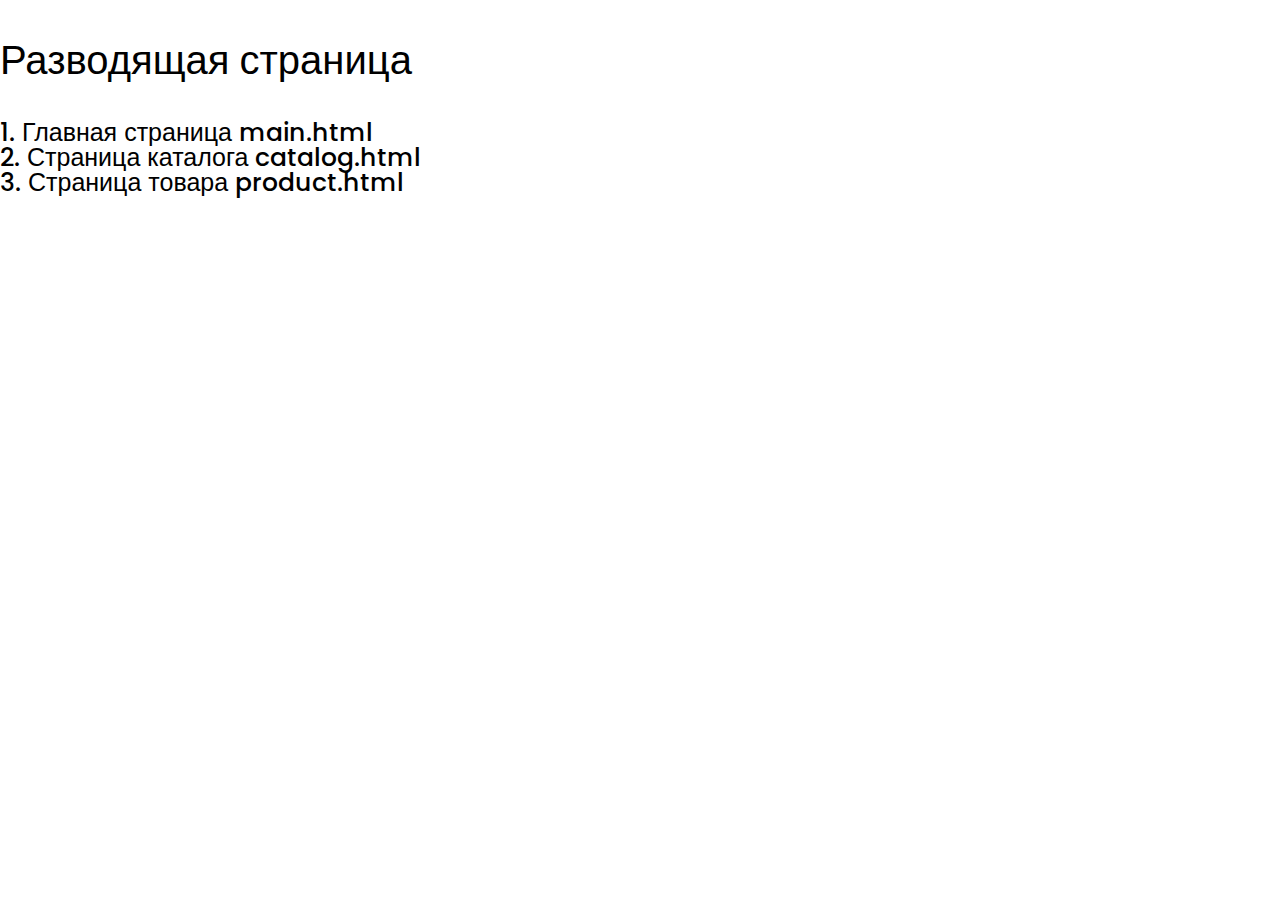
<file: index.html>
<!DOCTYPE html>
<html class="page" lang="en">
<head>
  <meta charset="UTF-8">
  <meta name="description" content="Jewellery - internet shop">
  <meta http-equiv="X-UA-Compatible" content="ie=edge">
  <meta name="viewport" content="width=device-width, initial-scale=1.0">
  <title>Jewellery</title>
  <link rel="stylesheet" href="css/style.min.css">
</head>
<body class="page-body">
  <div class="index">
    <h3>Разводящая страница</h3>
    <a class="index__link" href="main.html">1. Главная страница main.html</a>
    <a class="index__link" href="catalog.html">2. Страница каталога catalog.html</a>
    <a class="index__link" href="product.html">3. Страница товара product.html</a>
  </div>
</body>
</html>
</file>
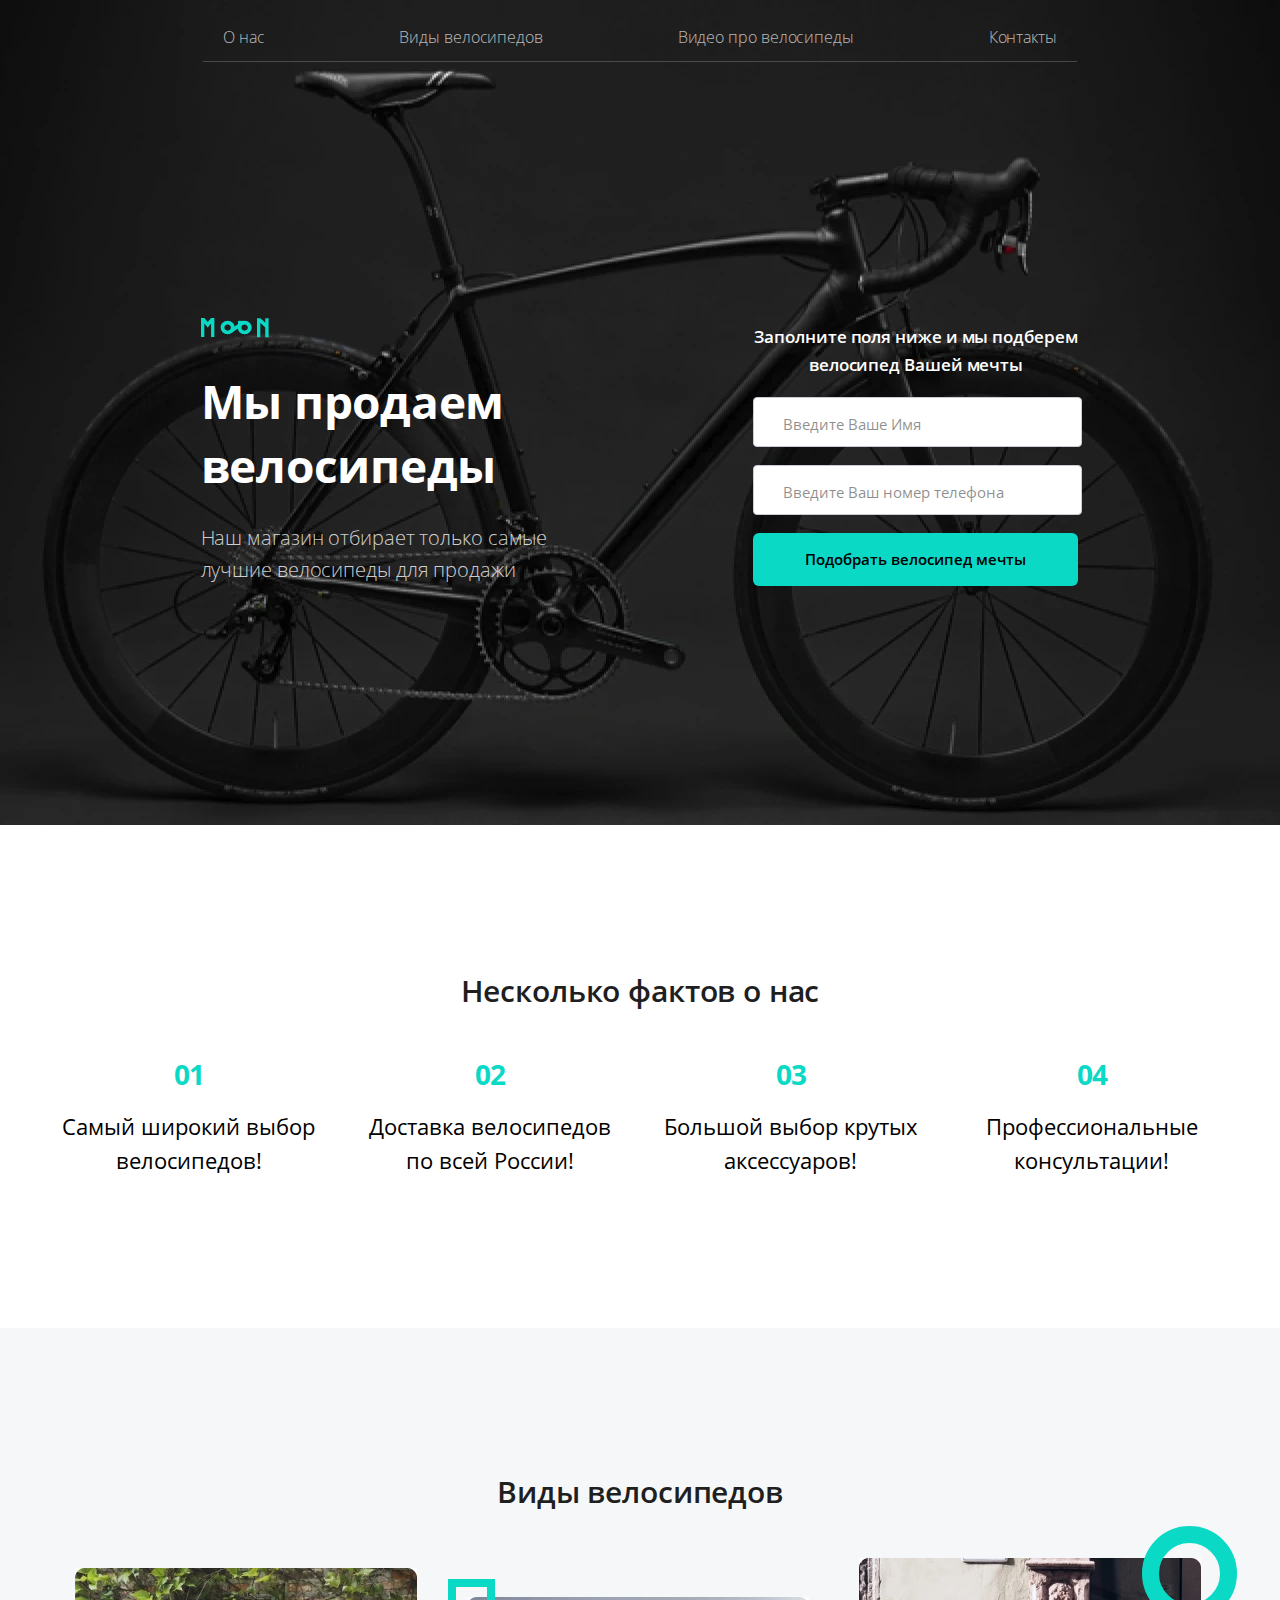
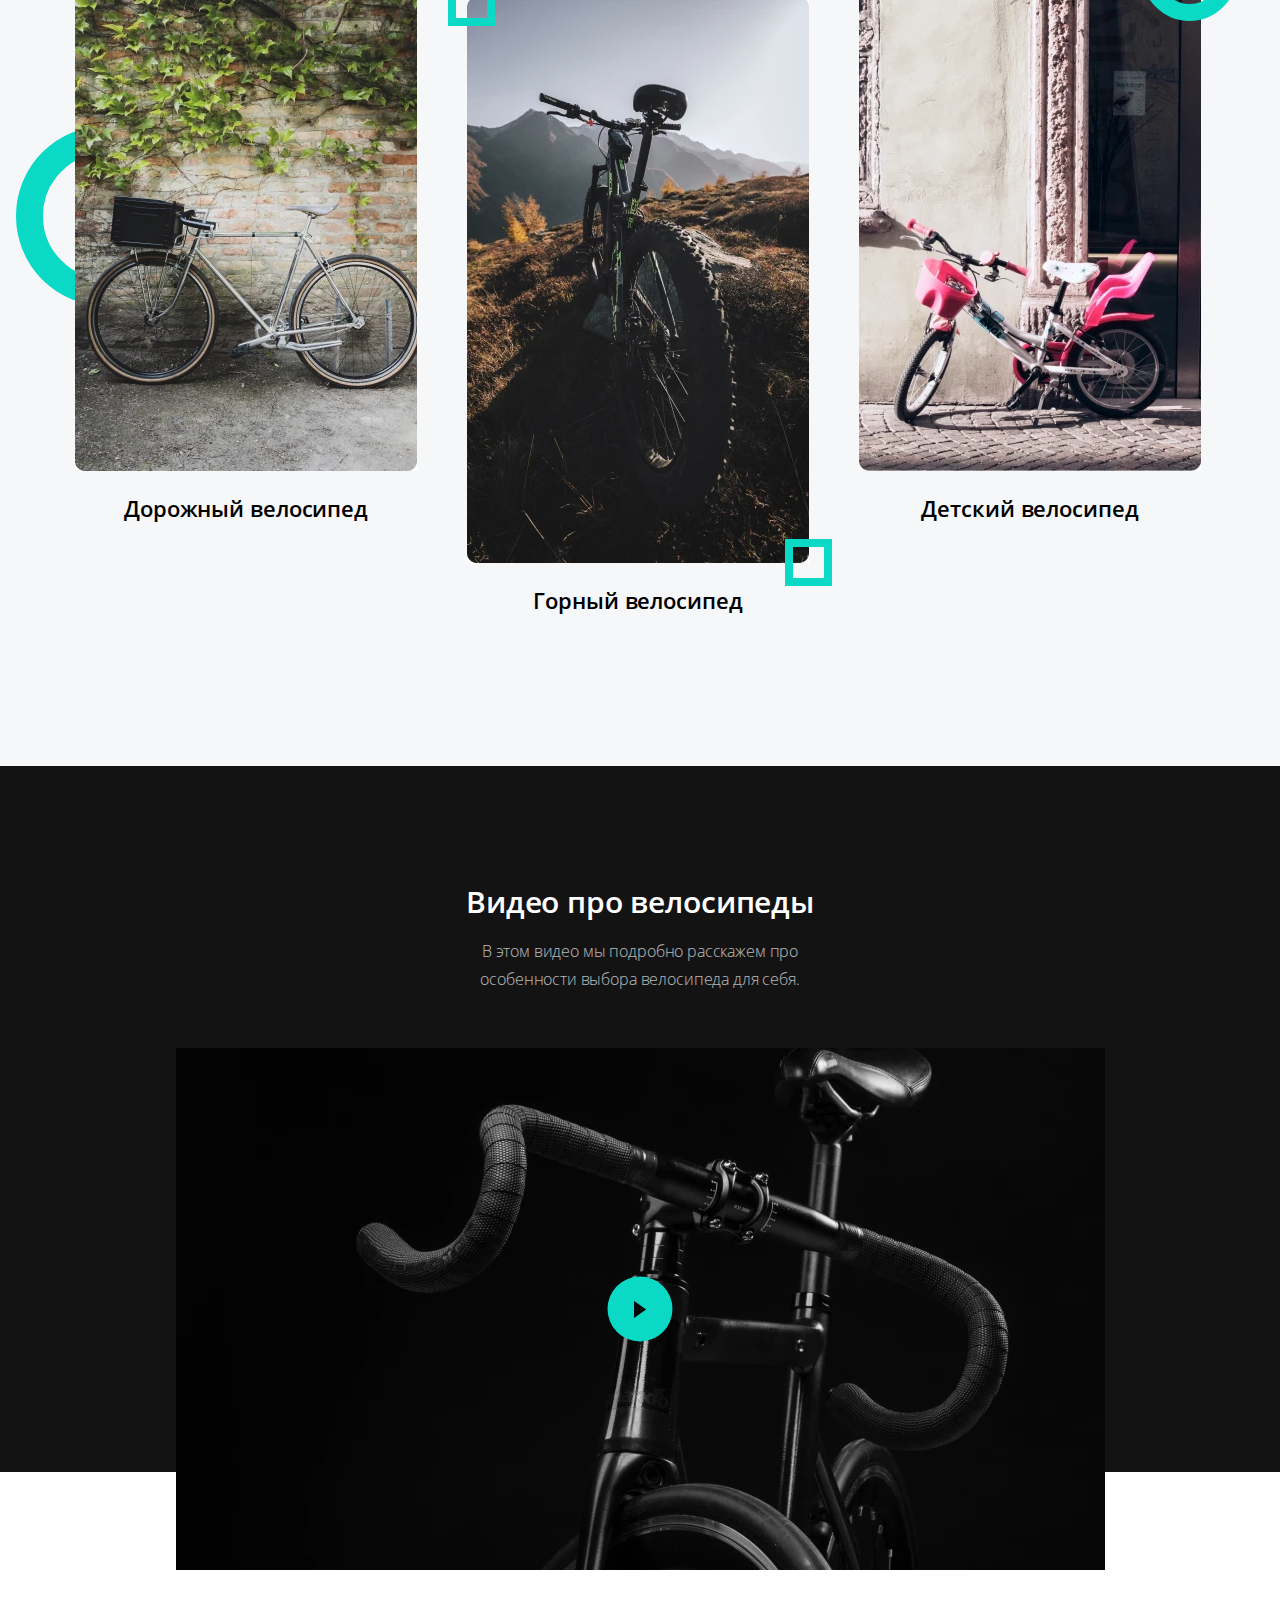
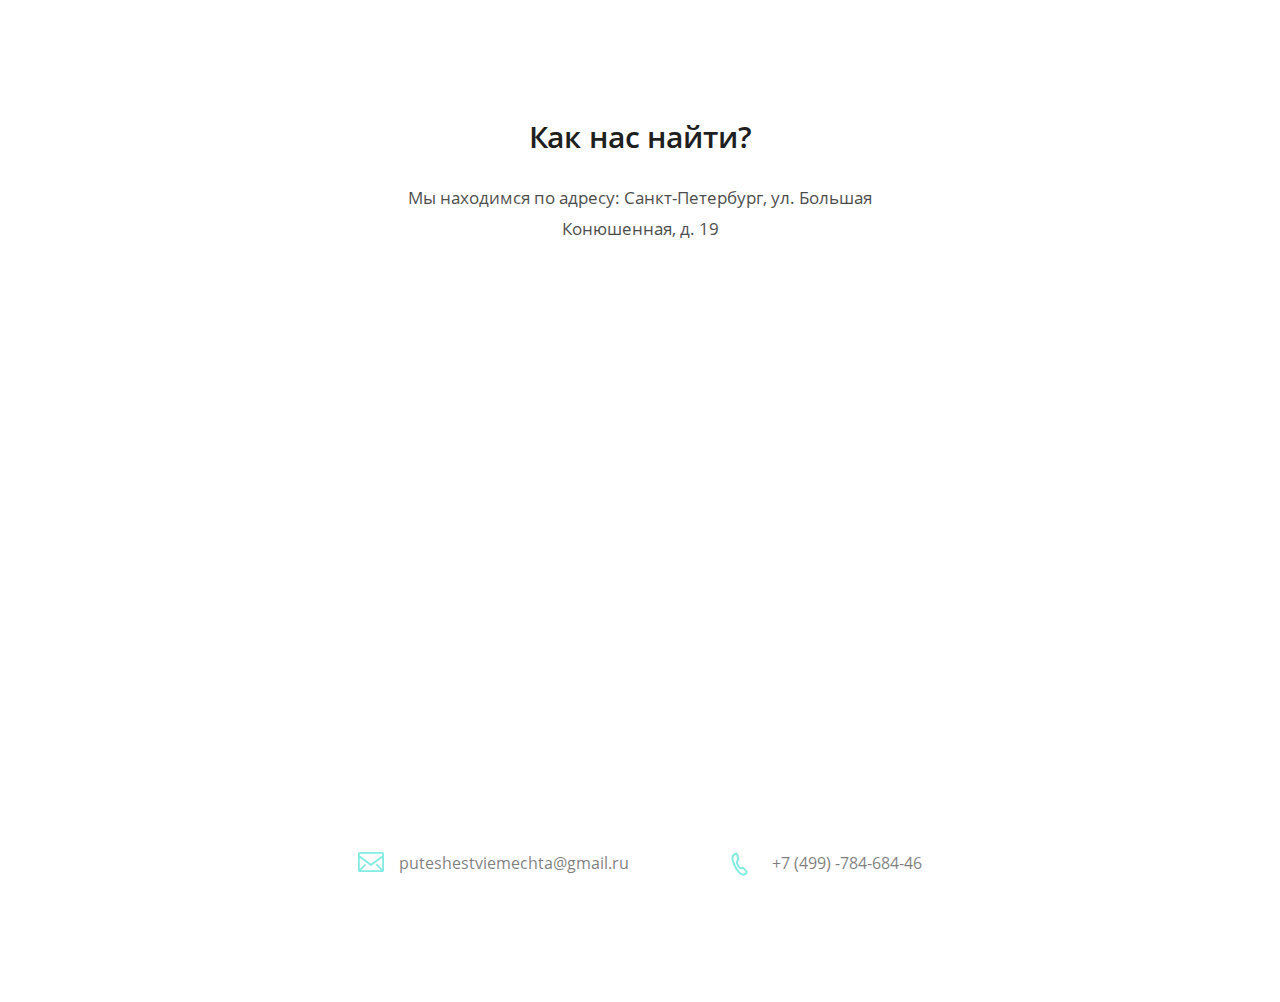
<file: sait2/index.html>
<!DOCTYPE html>
<html class="page" lang="en">
<head>
  <meta charset="UTF-8">
  <meta name="viewport" content="width=device-width, initial-scale=1.0">
  <meta http-equiv="X-UA-Compatible" content="ie=edge">
  <title>Проект велосипеды</title>
  <link rel="preload" href="fonts/open-sans-v18-latin_cyrillic-ext-300.woff2" as="font">
  <link rel="preload" href="fonts/open-sans-v18-latin_cyrillic-ext-600.woff2" as="font">
  <link rel="preload" href="fonts/open-sans-v18-latin_cyrillic-ext-700.woff2" as="font">
  <link rel="preload" href="fonts/open-sans-v18-latin_cyrillic-ext-regular.woff2" as="font">
  <link rel="stylesheet" href="css/style.min.css">
</head>
<body class="page-body">
  <header class="page-header page-header--nojs">
    <h1 class="visually-hidden">Магазин велосипедов</h1>
    <nav class="main-nav">
      <button class="main-nav__toggle" type="button"></button>
      <ul class="main-nav__list site-list">
        <li class="site-list__item">
          <a class="site-list__link" href="#fact">О нас</a>
        </li>
        <li class="site-list__item">
          <a class="site-list__link" href="#bike">Виды велосипедов</a>
        </li>
        <li class="site-list__item">
          <a class="site-list__link" href="#video">Видео про велосипеды</a>
        </li>
        <li class="site-list__item">
          <a class="site-list__link" href="#page-footer">Контакты</a>
        </li>
      </ul>
    </nav>
    <div class="page-header__wrapper">
      <div class="page-header__container">
        <a class="page-header__logo"><img src="img/logo.svg" width="68" height="20" alt="Логотип сайта"></a>
        <div class="page-header__slogan">
          <h2>Мы продаем велосипеды</h2>
          <p>Наш магазин отбирает только самые лучшие велосипеды для продажи</p>
        </div>
      </div>
      <form class="page-header__form form" method="POST" action="https://echo.htmlacademy.ru">
        <h3>Заполните поля ниже и мы подберем велосипед Вашей мечты</h3>
        <div class="form__field">
          <label>
            <input type="text" name="name" placeholder="Введите Ваше Имя" required="">
          </label>
          <label>
            <input type="tel" name="tel" pattern="8[0-9]{10}" placeholder="Введите Ваш номер телефона" required="">
          </label>
        </div>
        <button class="button form__button" type="submit">Подобрать велосипед мечты</button>
      </form>
    </div>
  </header>
  <main class="page-main">
    <section id="fact" class="fact">
      <h3>Несколько фактов о нас</h3>
      <ul class="fact__list">
        <li class="fact__list-item">Самый широкий выбор велосипедов!</li>
        <li class="fact__list-item">Доставка велосипедов по всей России!</li>
        <li class="fact__list-item fact__list-item--last">Большой выбор крутых аксессуаров!</li>
        <li class="fact__list-item fact__list-item--last">Профессиональные консультации!</li>
      </ul>
    </section>
    <section id="bike" class="bike">
      <h3>Виды велосипедов</h3>
      <div class="bike__list">
        <div class="bike__list-item bike__list-item--road">
          <picture>
            <source type="image/webp" srcset="img/road-bike.webp 1x, img/road-bike@2x.webp 2x">
            <!-- 1x: 342px; 2x: 684px -->
            <img class="bike__image" src="img/road-bike.jpg" srcset="img/road-bike@2x.jpg 2x" width="342" height="503" alt="Дорожный велосипед">
          </picture>
          <p>Дорожный велосипед</p>
        </div>
        <div class="bike__list-item bike__list-item--mountain">
          <picture>
            <source type="image/webp" srcset="img/mountain-bike.webp 1x, img/mountain-bike@2x.webp 2x">
            <!-- 1x: 342px; 2x: 684px -->
            <img class="bike__image" src="img/mountain-bike.jpg" srcset="img/mountain-bike@2x.jpg 2x" width="342" height="566" alt="Горный велосипед">
          </picture>
          <p>Горный велосипед</p>
        </div>
        <div class="bike__list-item bike__list-item--baby">
          <picture>
            <source type="image/webp" srcset="img/baby-bike.webp 1x, img/baby-bike@2x.webp 2x">
            <!-- 1x: 342px; 2x: 684px -->
            <img class="bike__image" src="img/baby-bike.jpg" srcset="img/baby-bike@2x.jpg 2x" width="342" height="513" alt="Детский велосипед">
          </picture>
          <p>Детский велосипед</p>
        </div>
      </div>
    </section>
    <section id="video" class="video">
      <div class="video__text">
        <h3>Видео про велосипеды</h3>
        <p>В этом видео мы подробно расскажем про особенности выбора велосипеда для себя.</p>
      </div>
      <div class="video__image">
        <picture>
          <source type="image/webp" srcset="img/video-preview.webp 1x, img/video-preview@2x.webp 2x">
          <!-- 1x: 929px; 2x: 1858px -->
          <img src="img/video-preview.jpg" srcset="img/video-preview@2x.jpg 2x" width="929" height="522" alt="Превью видео">
        </picture>
        <button class="button video__button" type="button"><img src="img/play-icon.svg" width="13" height="18" alt="Иконка play"></button>
      </div>
    </section>
  </main>
  <footer id="page-footer" class="page-footer">
    <div class="page-footer__address">
      <h3>Как нас найти?</h3>
      <p>Мы находимся по адресу: Санкт-Петербург, ул. Большая Конюшенная, д. 19</p>
    </div>
    <div class="page-footer__wrapper">
      <iframe class="page-footer__map" src="https://www.google.com/maps/embed?pb=!1m18!1m12!1m3!1d1998.5989424123907!2d30.320894616211245!3d59.9387968690478!2m3!1f0!2f0!3f0!3m2!1i1024!2i768!4f13.1!3m3!1m2!1s0x4696310fca5ba729%3A0xea9c53d4493c879f!2z0JHQvtC70YzRiNCw0Y8g0JrQvtC90Y7RiNC10L3QvdCw0Y8g0YPQuy4sIDE5LCDQodCw0L3QutGCLdCf0LXRgtC10YDQsdGD0YDQsywgMTkxMTg2!5e0!3m2!1sru!2sru!4v1617341720161!5m2!1sru!2sru" width="957" height="530" allowfullscreen="" loading="lazy"></iframe>
    </div>
    <div class="page-footer__contacts">
      <a class="page-footer__contacts-mail" href="mailto:puteshestviemechta@gmail.ru">puteshestviemechta@gmail.ru</a>
      <a class="page-footer__contacts-tel" href="tel:+749978468446">+7 (499) -784-684-46</a>
    </div>
  </footer>
  <script src="js/script.js"></script>
</body>
</html>
</file>
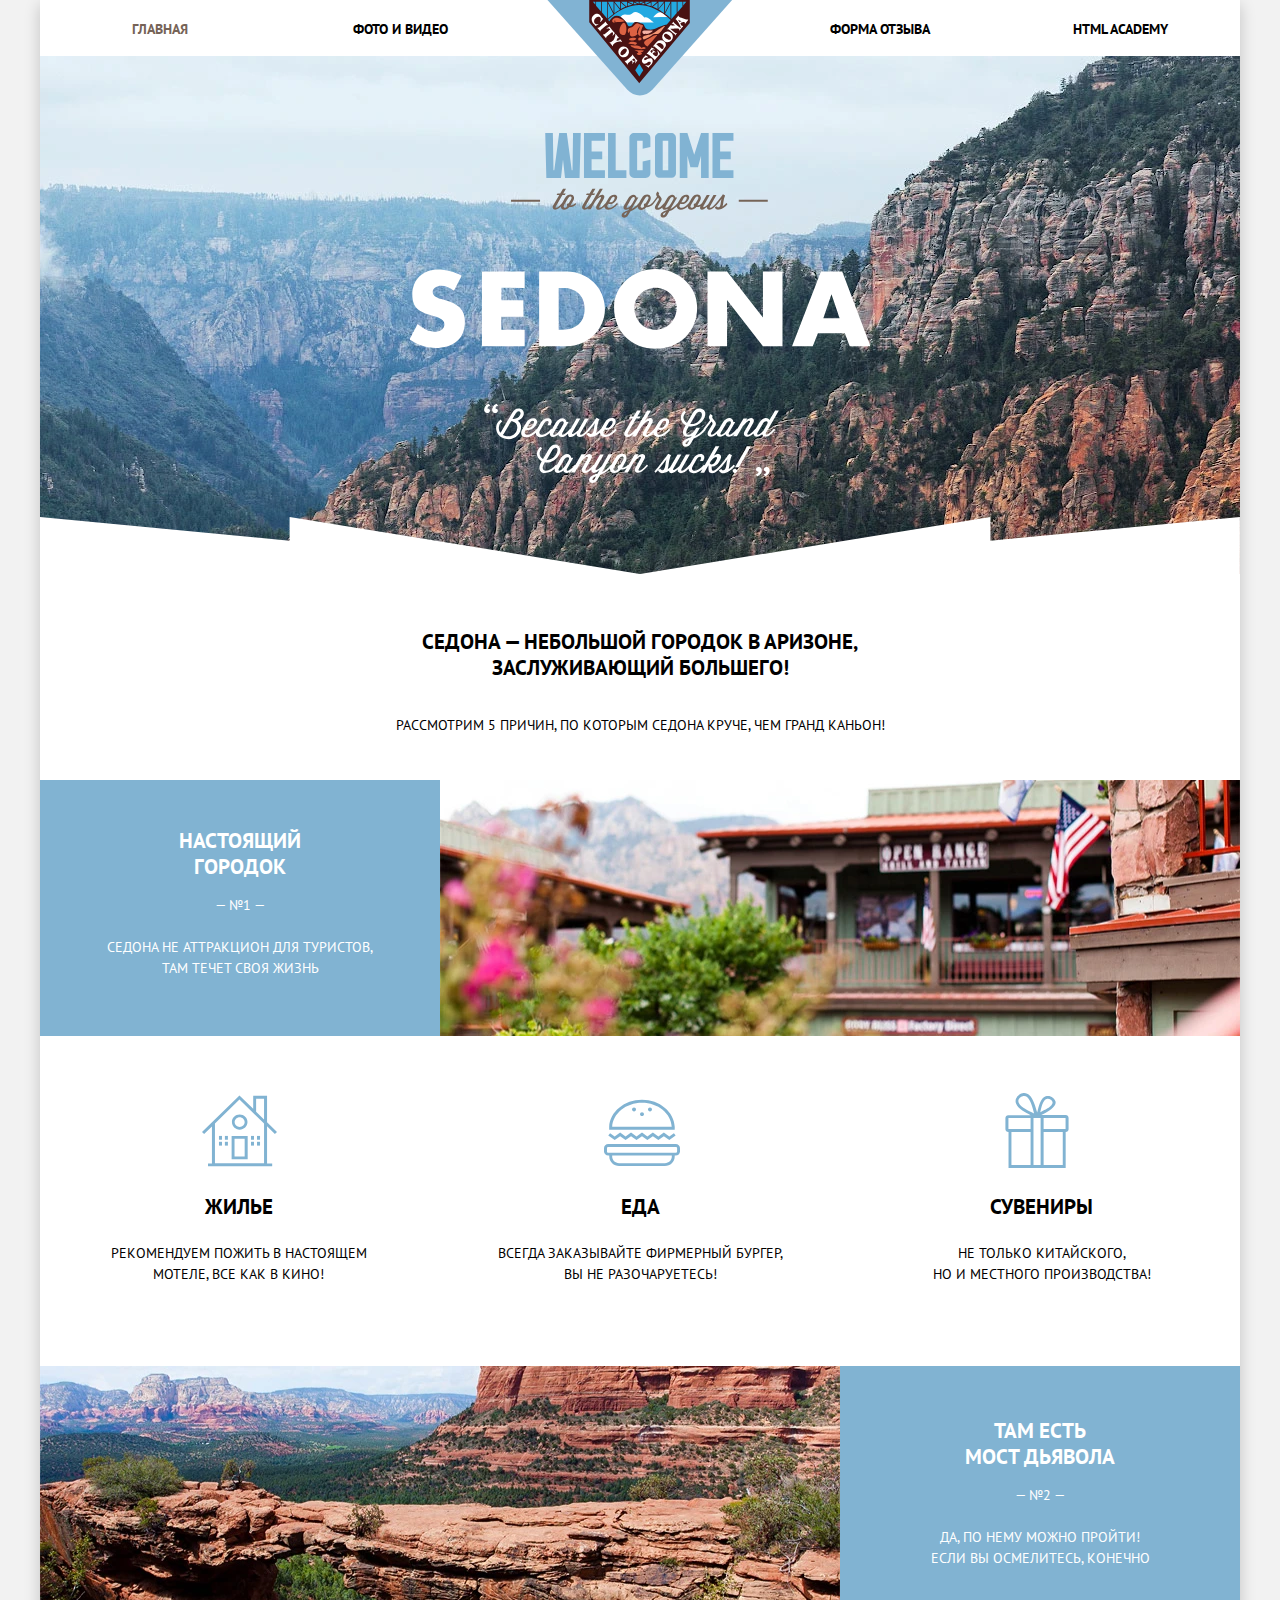
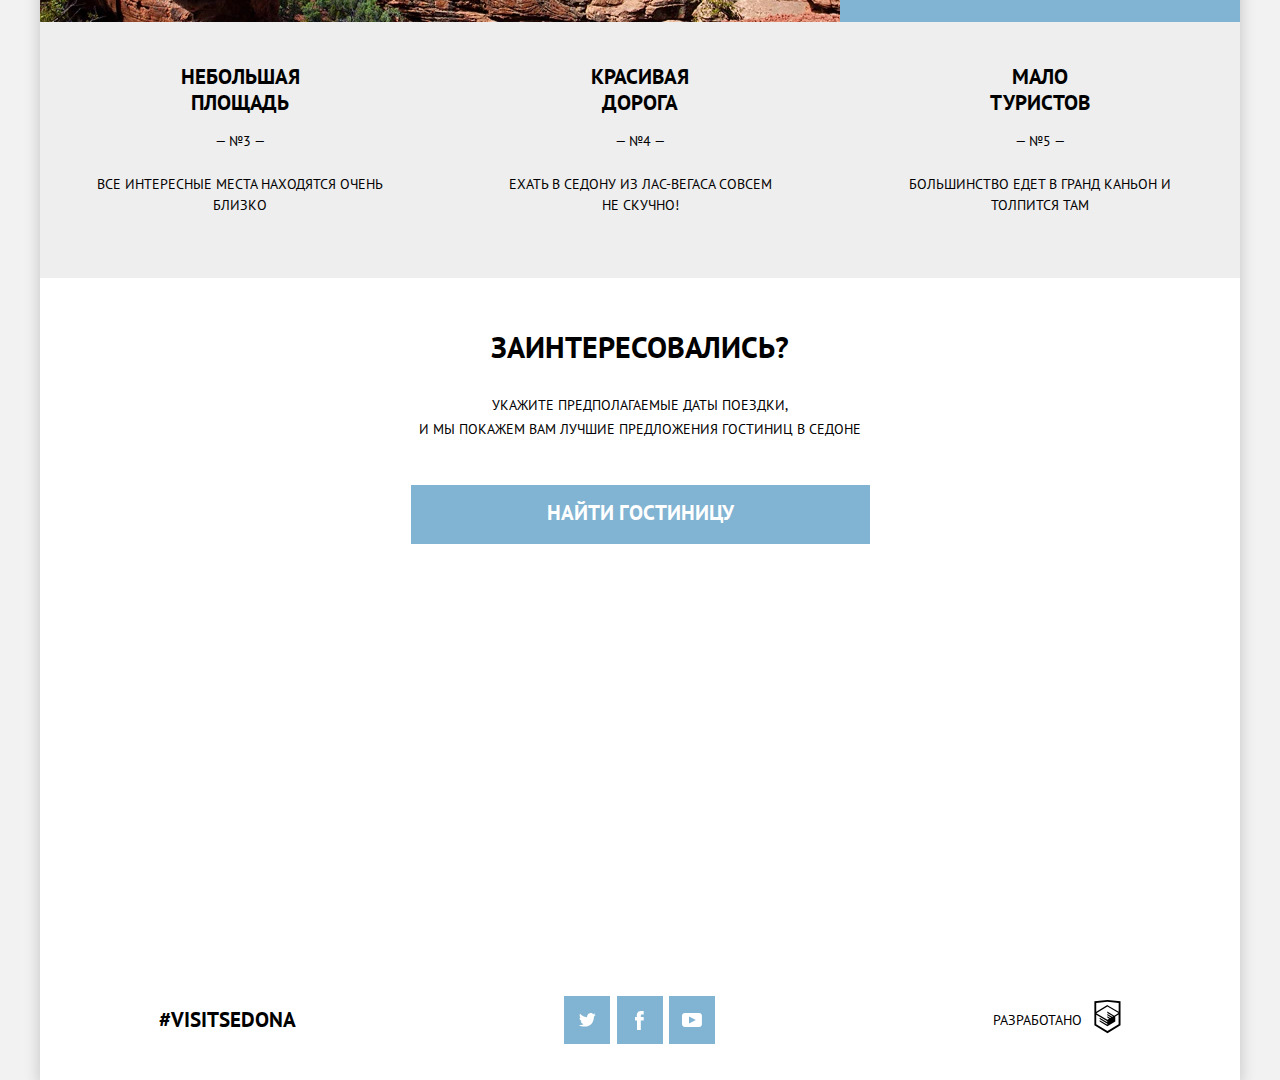
<file: sait3/index.html>
<!DOCTYPE html><html class="page" lang="ru"><head><meta charset="utf-8"><meta name="viewport" content="width=device-width,initial-scale=1"><title>HTML Academy: Седона</title><link rel="preload" href="fonts/ptsans.woff2" as="font"><link rel="preload" href="fonts/ptsansbold.woff2" as="font"><link rel="stylesheet" href="css/style.min.css"></head><body class="page__body"><div class="wrapper"><header class="page-header"><a class="page-header__logo"><picture><source media="(min-width: 1200px)" srcset="img/logotype-desktop.svg"><source media="(min-width: 768px)" srcset="img/logotype-tablet.svg"><img class="page-header__logo-image" src="img/logotype-mobile.svg" width="102" height="84" alt="Логотип"></picture></a><nav class="main-nav"><button class="main-nav__toggle" type="button"><span class="visually-hidden">Ионка меню бургера</span></button><ul class="main-nav__list site-list"><li class="site-list__item site-list__item--active"><a>Главная</a></li><li class="site-list__item"><a href="catalog.html">Фото и видео</a></li><li class="site-list__item"><a href="form.html">Форма Отзыва</a></li><li class="site-list__item"><a href="#">HTML ACADEMY</a></li></ul></nav></header><main class="page-main"><div class="big-logo"><img class="big-logo__text" src="img/text-index.svg" width="282" height="214" alt="Текст логотипа"><picture><source type="image/webp" media="(min-width: 1200px)" srcset="img/back-desktop.webp, img/back-desktop@2x.webp 2x"><source type="image/webp" media="(min-width: 768px)" srcset="img/back-tablet.webp, img/back-tablet@2x.webp 2x"><source type="image/webp" srcset="img/back-mobile.webp, img/back-mobile@2x.webp 2x"><source media="(min-width: 1200px)" srcset="img/back-desktop.jpg, img/back-desktop@2x.jpg 2x"><source media="(min-width: 768px)" srcset="img/back-tablet.jpg, img/back-tablet@2x.jpg 2x"><img class="big-logo__image" src="img/back-mobile.jpg" srcset="img/back-mobile@2x.jpg 2x" width="320" height="389" alt="Большой логотип"></picture></div><section class="description"><h2 class="description__title">Седона — небольшой городок в Аризоне, заслуживающий большего!</h2><p class="description__text">Рассмотрим 5 причин, по которым Седона круче, чем гранд каньон!</p></section><section class="reason"><div class="reason__container reason__container--town"><div class="reason__wrapper reason__wrapper--town"><h3 class="reason__title">Настоящий городок</h3><p class="reason__number">— №1 —</p><p class="reason__text">Седона не аттракцион для туристов, там течет своя жизнь</p></div><picture><source type="image/webp" media="(min-width: 1200px)" srcset="img/photo-city-desktop@1x.webp, img/photo-city-desktop@2x.webp 2x"><source type="image/webp" media="(min-width: 768px)" srcset="img/photo-city-tablet@1x.webp, img/photo-city-tablet@2x.webp 2x"><source type="image/webp" srcset="img/photo-city@1x.webp, img/photo-city@2x.webp 2x"><source media="(min-width: 1200px)" srcset="img/photo-city-desktop@1x.jpg, img/photo-city-desktop@2x.jpg 2x"><source media="(min-width: 768px)" srcset="img/photo-city-tablet@1x.jpg, img/photo-city-tablet@2x.jpg 2x"><img class="reason__image" src="img/photo-city@1x.jpg" srcset="img/photo-city@2x.jpg 2x" width="320" height="260" alt="Фотография городка"></picture></div><div class="offer"><div class="offer__wrapper"><img class="offer__image offer__image--house" src="img/icon-house.svg" width="39" height="37" alt="Иконка дома"><h3 class="offer__title">Жилье</h3><p class="offer__text">Рекомендуем пожить в настоящем мотеле, все как в кино!</p></div><div class="offer__wrapper offer__wrapper--last"><img class="offer__image offer__image--gift" src="img/icon-gift.svg" width="32" height="38" alt="Иконка подарка"><h3 class="offer__title">Сувениры</h3><p class="offer__text offer__text--gift">Не только китайского,<br>но и местного производства!</p></div><div class="offer__wrapper"><img class="offer__image offer__image--burger" src="img/icon-burger.svg" width="40" height="35" alt="Иконка бургера"><h3 class="offer__title">Еда</h3><p class="offer__text offer__text--burger">Всегда заказывайте фирмерный бургер, Вы не разочаруетесь!</p></div></div><div class="reason__container reason__container--bridge"><div class="reason__wrapper reason__wrapper--bridge"><h3 class="reason__title reason__title--bridge">Там есть Мост дьявола</h3><p class="reason__number">— №2 —</p><p class="reason__text reason__text--bridge">Да, по нему можно пройти! Если вы осмелитесь, конечно</p></div><picture><source type="image/webp" media="(min-width: 1200px)" srcset="img/photo-bridge-desktop@1x.webp, img/photo-bridge-desktop@2x.webp 2x"><source type="image/webp" media="(min-width: 768px)" srcset="img/photo-bridge-tablet@1x.webp, img/photo-bridge-tablet@2x.webp 2x"><source type="image/webp" srcset="img/photo-bridge@1x.webp, img/photo-bridge@2x.webp 2x"><source media="(min-width: 1200px)" srcset="img/photo-bridge-desktop@1x.jpg, img/photo-bridge-desktop@2x.jpg 2x"><source media="(min-width: 768px)" srcset="img/photo-bridge-tablet@1x.jpg, img/photo-bridge-tablet@2x.jpg 2x"><img class="reason__image" src="img/photo-bridge@1x.jpg" srcset="img/photo-bridge@2x.jpg 2x" width="320" height="260" alt="Мост дьявола"></picture></div><div class="reason__container-grey"><div class="reason__grey"><div class="reason__wrapper-grey"><h3 class="reason__title reason__title--grey">Небольшая площадь</h3><p class="reason__number">— №3 —</p><p class="reason__text reason__text--grey">Все интересные места находятся очень близко</p></div><div class="reason__wrapper-grey"><h3 class="reason__title reason__title--grey">Красивая дорога</h3><p class="reason__number">— №4 —</p><p class="reason__text reason__text--grey reason__text--vegas">Ехать в Седону из Лас-Вегаса совсем не&nbsp;скучно!</p></div><div class="reason__wrapper-grey"><h3 class="reason__title reason__title--grey">Мало туристов</h3><p class="reason__number">— №5 —</p><p class="reason__text reason__text--grey">Большинство едет в гранд каньон и толпится там</p></div></div></div></section></main><footer class="page-footer"><div class="page-footer__wrapper"><div class="page-footer__call call"><h3 class="call__title">Заинтересовались?</h3><p class="call__text">Укажите предполагаемые даты поездки,<br>и мы покажем вам лучшие предложения гостиниц в седоне</p><a class="button call__button" href="#">Найти гостиницу</a></div><div class="page-footer__map"><iframe class="map" src="https://www.google.com/maps/embed?pb=!1m18!1m12!1m3!1d2349575.830900032!2d-112.25821852341485!3d35.580271721286245!2m3!1f0!2f0!3f0!3m2!1i1024!2i768!4f13.1!3m3!1m2!1s0x872da132f942b00d%3A0x5548c523fa6c8efd!2z0KHQtdC00L7QvdCwLCDQkNGA0LjQt9C-0L3QsCA4NjMzNiwg0KHQqNCQ!5e0!3m2!1sru!2sru!4v1611124656102!5m2!1sru!2sru" width="320" height="350" allowfullscreen="" aria-hidden="false" tabindex="0"></iframe></div><div class="page-footer__container"><div class="page-footer__social social"><b class="social__title">#visitsedona</b><ul class="social__list"><li class="social__item"><a class="social__link social__link--telegramm" href="#"><img class="social__icon" src="img/icon-twitter.svg" width="17" height="14" alt="Телеграмм"></a></li><li class="social__item"><a class="social__link social__link--facebook" href="#"><img class="social__icon" src="img/icon-facebook.svg" width="9" height="19" alt="Фейсбук"></a></li><li class="social__item"><a class="social__link social__link--youtube" href="#"><img class="social__icon" src="img/icon-youtube.svg" width="20" height="14" alt="Ютуб"></a></li></ul></div><div class="page-footer__copyright copyright"><p class="copyright__text">Разработано</p><a class="copyright__link" href="https://htmlacademy.ru/intensive/adaptive"><svg class="copyright__icon" width="27" height="34"><use xlink:href="img/sprite.svg#htmlacademy"></use></svg></a></div></div></div></footer></div></body></html>
</file>
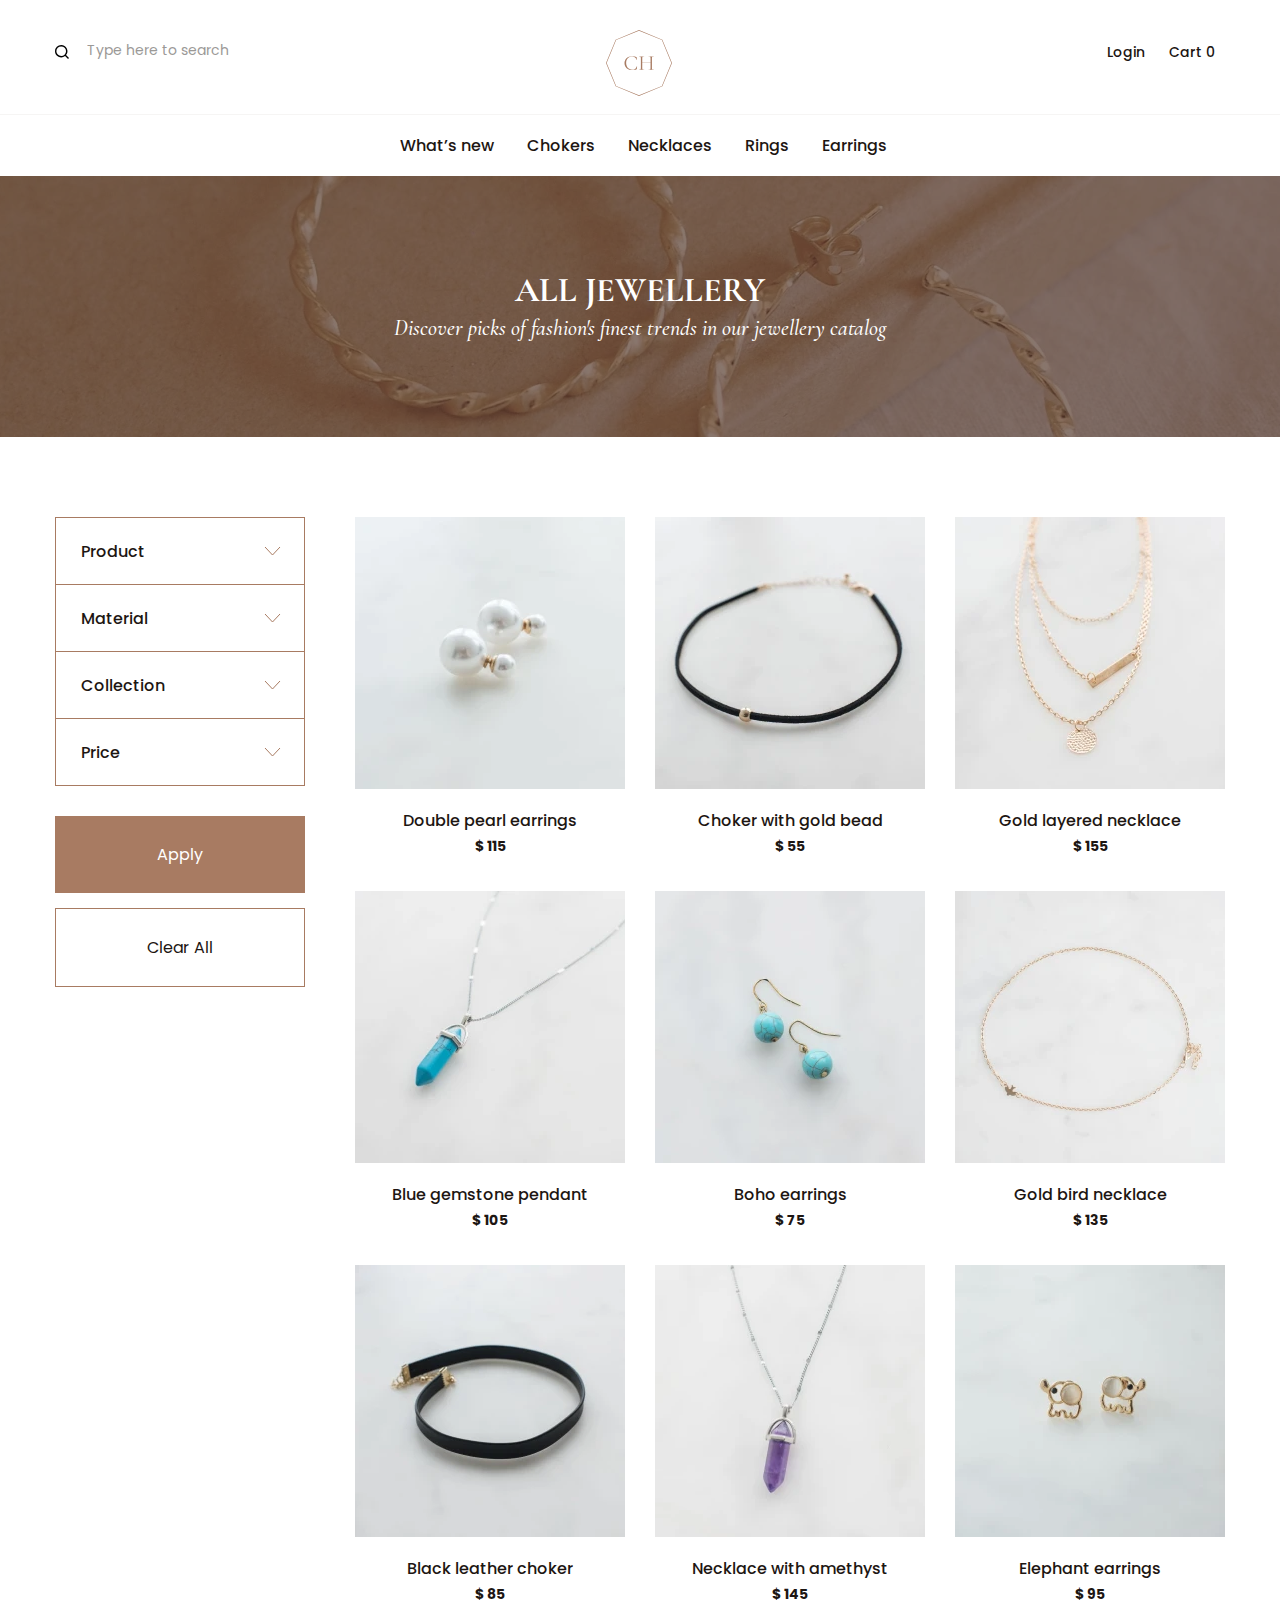
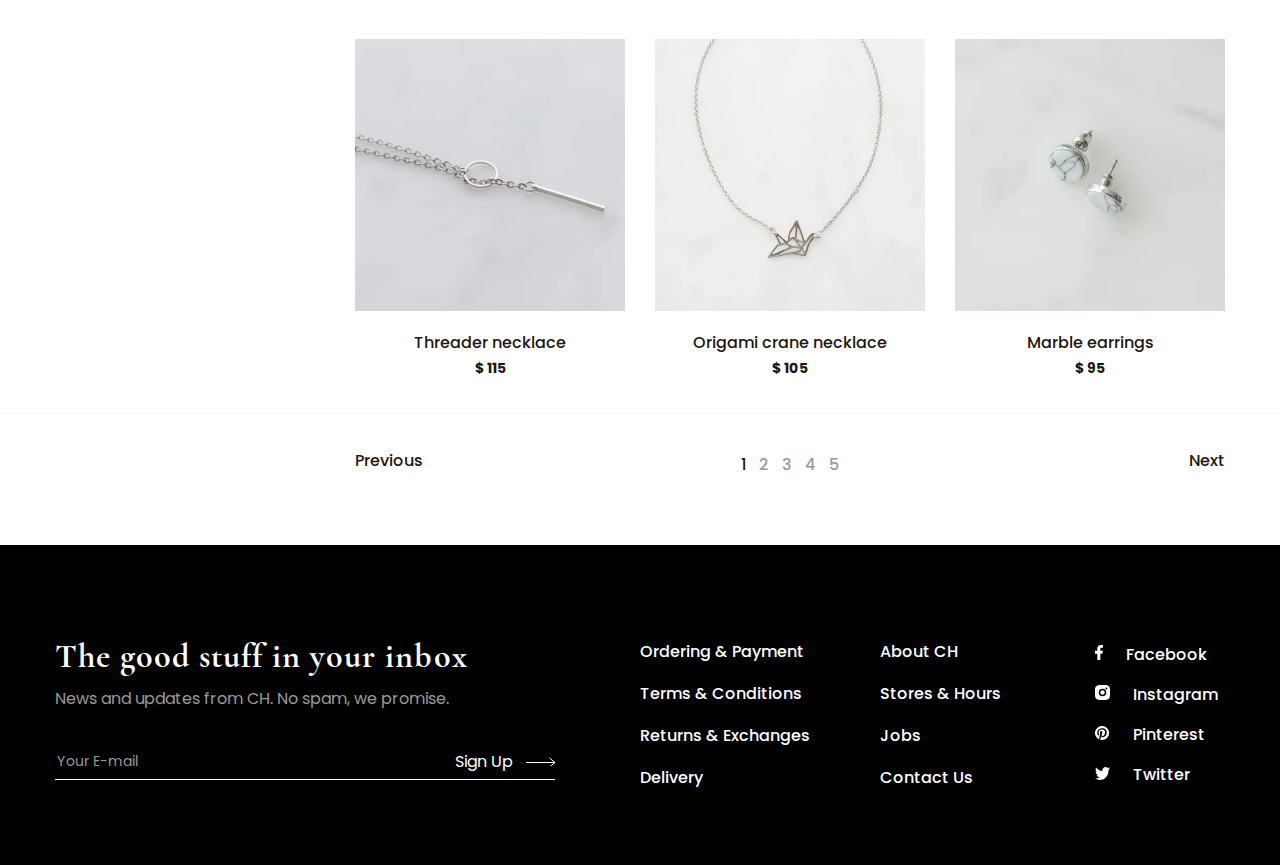
<file: catalog.html>
<!DOCTYPE html>
<html class="page" lang="en">
<head>
  <meta charset="UTF-8">
  <meta name="viewport" content="width=device-width, initial-scale=1.0">
  <meta name="description" content="Jewellery - internet shop">
  <meta http-equiv="X-UA-Compatible" content="ie=edge">
  <title>Jewellery</title>
  <link rel="preload" href="fonts/cormorant-garamond-v10-latin-italic.woff2" as="font">
  <link rel="preload" href="fonts/cormorant-garamond-v10-latin-500italic.woff2" as="font">
  <link rel="preload" href="fonts/cormorant-garamond-v10-latin-600.woff2" as="font">
  <link rel="preload" href="fonts/cormorant-garamond-v10-latin-700.woff2" as="font">
  <link rel="preload" href="fonts/poppins-v15-latin-regular.woff2" as="font">
  <link rel="preload" href="fonts/poppins-v15-latin-500.woff2" as="font">
  <link rel="preload" href="fonts/poppins-v15-latin-700.woff2" as="font">
  <link rel="stylesheet" href="css/style.min.css">
</head>
<body class="page-body">
  <header class="page-header page-header--nojs">
    <div class="page-header__wrapper">
      <button class="page-header__toggle" type="button"></button>
      <div class="page-header__form">
        <form method="POST" action="https://echo.htmlacademy.ru">
          <label>
            <input type="search" placeholder="Type here to search">
          </label>
        </form>
      </div>
      <a class="page-header__logo" href="main.html">
        <svg class="page-header__logo-icon" width="66" height="66">
          <use xlink:href="img/sprite_auto.svg#icon-logo"></use>
        </svg>
      </a>
      <a class="page-header__cart" href="#">
        <svg class="page-header__cart-icon" width="20" height="18">
          <use xlink:href="img/sprite_auto.svg#icon-cart"></use>
        </svg>
      </a>
      <div class="page-header__login-wrapper">
        <div class="page-header__login">
          <a class="page-header__login-link" href="login.html">Login</a>
          <a class="page-header__cart-link" href="#">Cart 0</a>
        </div>
      </div>
    </div>
    <nav class="main-nav">
      <label>
        <input type="text">
      </label>
      <ul class="main-nav__list site-list">
        <li><a class="site-list__link" href="#">What’s new</a></li>
        <li><a class="site-list__link" href="#">Chokers</a></li>
        <li><a class="site-list__link" href="#">Necklaces</a></li>
        <li><a class="site-list__link" href="#">Rings</a></li>
        <li><a class="site-list__link" href="#">Earrings</a></li>
      </ul>
      <ul class="main-nav__menu">
        <li><a class="main-nav__menu-link" href="#">About CH</a></li>
        <li><a class="main-nav__menu-link" href="#">Stores & Hours</a></li>
        <li><a class="main-nav__menu-link" href="#">Contact Us</a></li>
      </ul>
      <a class="main-nav__login" href="#">Login</a>
    </nav>
  </header>
  <main class="page-main">
    <h1 class="visually-hidden">Catalog, Jewellery - internet shop</h1>
    <section class="catalog-title">
      <div class="catalog-title__wrapper">
        <h2>all jewellery</h2>
        <p>Discover picks of fashion's finest trends in our jewellery catalog</p>
      </div>
    </section>
    <button class="catalog-button" type="button">Filter</button>
    <section class="catalog-main">
      <h2 class="visually-hidden">Catalog</h2>
      <div class="catalog-main__filter filter">
        <form method="POST" action="https://echo.htmlacademy.ru">
          <div class="filter__container">
            <fieldset class="filter__item accordion">
              <legend class="filter__legend accordion__toggle" tabindex="0">
                Product
              </legend>
              <ul class="filter__list accordion__pane">
                <li class="filter__list-item">
                  <input class="visually-hidden" type="checkbox" id="filter__necklaces">
                  <label for="filter__necklaces">Necklaces</label>
                </li>
                <li class="filter__list-item">
                  <input class="visually-hidden" type="checkbox" id="filter__chokers">
                  <label for="filter__chokers">Chokers</label>
                </li>
                <li class="filter__list-item">
                  <input class="visually-hidden" type="checkbox" id="filter__rings">
                  <label for="filter__rings">Rings</label>
                </li>
                <li class="filter__list-item">
                  <input class="visually-hidden" type="checkbox" id="filter__earrings">
                  <label for="filter__earrings">Earrings</label>
                </li>
              </ul>
            </fieldset>
            <fieldset class="filter__item accordion">
              <legend class="filter__legend filter__legend--second accordion__toggle" tabindex="0">
                Material
              </legend>
              <ul class="filter__list accordion__pane">
                <li class="filter__list-item">
                  <input class="visually-hidden" type="checkbox" id="filter__gold">
                  <label for="filter__gold">Gold</label>
                </li>
                <li class="filter__list-item">
                  <input class="visually-hidden" type="checkbox" id="filter__silver">
                  <label for="filter__silver">Silver</label>
                </li>
              </ul>
            </fieldset>
            <fieldset class="filter__item accordion">
              <legend class="filter__legend filter__legend--second accordion__toggle" tabindex="0">
                Collection
              </legend>
              <ul class="filter__list accordion__pane">
                <li class="filter__list-item">
                  <input class="visually-hidden" type="checkbox" id="filter__pink-flamingo">
                  <label for="filter__pink-flamingo">Pink flamingo</label>
                </li>
                <li class="filter__list-item">
                  <input class="visually-hidden" type="checkbox" id="filter__dreams">
                  <label for="filter__dreams">Dreams</label>
                </li>
              </ul>
            </fieldset>
            <fieldset class="filter__item accordion">
              <legend class="filter__legend filter__legend--second accordion__toggle" tabindex="0">Price</legend>
              <div class="filter__range accordion__pane">
                <div class="filter__range-controls">
                  <div class="filter__scale">
                    <div class="filter__bar"></div>
                  </div>
                  <div class="filter__toggle filter__toggle--min" tabindex="0"></div>
                  <div class="filter__toggle filter__toggle--max" tabindex="0"></div>
                </div>
                <div class="filter__range-price">
                  <span>$ 55</span>
                  <span>$ 155</span>
                </div>
              </div>
            </fieldset>
          </div>
          <button class="filter__button filter__button--apply" type="submit">Apply</button>
          <button class="filter__button filter__button--clear" type="reset">Clear All</button>
          <button class="filter__button-close" type="button"></button>
        </form>
      </div>
      <div class="catalog-main__wrapper">
        <a class="product-item product-item--catalog" href="product.html">
          <picture>
            <source type="image/webp" srcset="img/double-pearl-earrings.webp 1x, img/double-pearl-earrings@2x.webp 2x">
            <!-- 1x: 270px; 2x: 540px -->
            <img src="img/double-pearl-earrings.jpg" srcset="img/double-pearl-earrings@2x.jpg 2x" width="270" height="272" alt="Photo double pearl earrings">
          </picture>
          <p>Double pearl earrings </p>
          <span>$ 115</span>
        </a>
        <a class="product-item product-item--catalog" href="product.html">
          <picture>
            <source type="image/webp" srcset="img/black-choker-gold-bead.webp 1x, img/black-choker-gold-bead@2x.webp 2x">
            <!-- 1x: 270px; 2x: 540px -->
            <img src="img/black-choker-gold-bead.jpg" srcset="img/black-choker-gold-bead@2x.jpg 2x" width="270" height="272" alt="Photo black choker gold bead">
          </picture>
          <p>Choker with gold bead</p>
          <span>$ 55</span>
        </a>
        <a class="product-item product-item--catalog" href="product.html">
          <picture>
            <source type="image/webp" srcset="img/gold-layered-necklace.webp 1x, img/gold-layered-necklace@2x.webp 2x">
            <!-- 1x: 270px; 2x: 540px -->
            <img src="img/gold-layered-necklace.jpg" srcset="img/gold-layered-necklace@2x.jpg 2x" width="270" height="272" alt="Photo gold layered necklace">
          </picture>
          <p>Gold layered necklace</p>
          <span>$ 155</span>
        </a>
        <a class="product-item product-item--catalog" href="product.html">
          <picture>
            <source type="image/webp" srcset="img/blue-gemstone-pendant.webp 1x, img/blue-gemstone-pendant@2x.webp 2x">
            <!-- 1x: 270px; 2x: 540px -->
            <img src="img/blue-gemstone-pendant.jpg" srcset="img/blue-gemstone-pendant@2x.jpg 2x" width="270" height="272" alt="Photo blue gemstone pendant">
          </picture>
          <p>Blue gemstone pendant</p>
          <span>$ 105</span>
        </a>
        <a class="product-item product-item--catalog" href="product.html">
          <picture>
            <source type="image/webp" srcset="img/boho-earrings.webp 1x, img/boho-earrings@2x.webp 2x">
            <!-- 1x: 270px; 2x: 540px -->
            <img src="img/boho-earrings.jpg" srcset="img/boho-earrings@2x.jpg 2x" width="270" height="272" alt="Photo boho earrings">
          </picture>
          <p>Boho earrings</p>
          <span>$ 75</span>
        </a>
        <a class="product-item product-item--catalog" href="product.html">
          <picture>
            <source type="image/webp" srcset="img/bird-necklace.webp 1x, img/bird-necklace@2x.webp 2x">
            <!-- 1x: 270px; 2x: 540px -->
            <img src="img/bird-necklace.jpg" srcset="img/bird-necklace@2x.jpg 2x" width="270" height="272" alt="Photo bird necklace">
          </picture>
          <p>Gold bird necklace</p>
          <span>$ 135</span>
        </a>
        <a class="product-item product-item--catalog" href="product.html">
          <picture>
            <source type="image/webp" srcset="img/black-leather-choker-necklace.webp 1x, img/black-leather-choker-necklace@2x.webp 2x">
            <!-- 1x: 270px; 2x: 540px -->
            <img src="img/black-leather-choker-necklace.jpg" srcset="black-leather-choker-necklace@2x.jpg 2x" width="270" height="272" alt="Photo black leather choker necklace">
          </picture>
          <p>Black leather choker</p>
          <span>$ 85</span>
        </a>
        <a class="product-item product-item--catalog" href="product.html">
          <picture>
            <source type="image/webp" srcset="img/purple-gemstone-necklace-desktop.webp 1x, img/purple-gemstone-necklace-desktop@2x.webp 2x">
            <!-- 1x: 270px; 2x: 540px -->
            <img class="product-item__purple" src="img/purple-gemstone-necklace-desktop.jpg" srcset="img/purple-gemstone-necklace-desktop@2x.jpg 2x" width="270" height="272" alt="Photo purple gemstone necklace">
          </picture>
          <p>Necklace with amethyst</p>
          <span>$ 145</span>
        </a>
        <a class="product-item product-item--catalog" href="product.html">
          <picture>
            <source type="image/webp" srcset="img/elephant-earrings.webp 1x, img/elephant-earrings@2x.webp 2x">
            <!-- 1x: 270px; 2x: 540px -->
            <img src="img/elephant-earrings.jpg" srcset="img/elephant-earrings@2x.jpg 2x" width="270" height="272" alt="Photo elephant earrings">
          </picture>
          <p>Elephant earrings</p>
          <span>$ 95</span>
        </a>
        <a class="product-item product-item--catalog" href="product.html">
          <picture>
            <source type="image/webp" srcset="img/threader-necklace-closeup.webp 1x, img/threader-necklace-closeup@2x.webp 2x">
            <!-- 1x: 270px; 2x: 540px -->
            <img src="img/threader-necklace-closeup.jpg" srcset="img/threader-necklace-closeup@2x.jpg 2x" width="270" height="272" alt="Photo threader necklace closeup">
          </picture>
          <p>Threader necklace</p>
          <span>$ 115</span>
        </a>
        <a class="product-item product-item--catalog" href="product.html">
          <picture>
            <source type="image/webp" srcset="img/origami-crane-necklace.webp 1x, img/origami-crane-necklace@2x.webp 2x">
            <!-- 1x: 270px; 2x: 540px -->
            <img src="img/origami-crane-necklace.jpg" srcset="img/origami-crane-necklace@2x.jpg 2x" width="270" height="272" alt="Photo origami crane necklace">
          </picture>
          <p>Origami crane necklace</p>
          <span>$ 105</span>
        </a>
        <a class="product-item product-item--catalog" href="product.html">
          <picture>
            <source type="image/webp" srcset="img/marble-earrings.webp 1x, img/marble-earrings@2x.webp 2x">
            <!-- 1x: 270px; 2x: 540px -->
            <img src="img/marble-earrings.jpg" srcset="img/marble-earrings@2x.jpg 2x" width="270" height="272" alt="Photo marble earrings">
          </picture>
          <p>Marble earrings</p>
          <span>$ 95</span>
        </a>
      </div>
    </section>
    <div class="pagination">
      <div class="pagination-container">
        <a class="pagination__scroll" href="#">Previous</a>
        <ul class="pagination__list">
          <li><a class="pagination__number pagination__number--active" href="#">1</a></li>
          <li><a class="pagination__number" href="#">2</a></li>
          <li><a class="pagination__number" href="#">3</a></li>
          <li><a class="pagination__number" href="#">4</a></li>
          <li><a class="pagination__number" href="#">5</a></li>
        </ul>
        <a class="pagination__scroll" href="#">Next</a>
      </div>
    </div>
    <section class="login-popup login-popup--hidden">
      <div class="login-popup__form">
        <form method="POST" action="https://echo.htmlacademy.ru">
          <h3>Log In</h3>
          <label>
            <input type="email" placeholder="Your E-mail">
          </label>
          <label>
            <input type="password" placeholder="Password">
          </label>
          <a class="login-popup__link" href="#">Forgot your password?</a>
          <button class="login-popup__button" type="submit">Log In</button>
          <div class="login-popup__text">
            <p>Don’t have an account?</p>
            <a href="#">Sign up</a>
          </div>
        </form>
      </div>
      <button class="login-popup__button-close" type="button"></button>
    </section>
  </main>
  <footer class="page-footer">
    <div class="page-footer__wrapper">
      <div class="page-footer__title">
        <h3>The good stuff in your inbox</h3>
        <p>News and updates from CH. No spam, we promise.</p>
        <div class="page-footer__form">
          <form method="POST" action="https://echo.htmlacademy.ru">
            <label>
              <input type="email" placeholder="Your E-mail">
            </label>
            <button class="page-footer__form-button" type="submit">Sign&nbsp;Up</button>
          </form>
        </div>
      </div>
      <div class="page-footer__container">
        <ul class="page-footer__list">
          <li><a class="page-footer__link" href="#">Ordering & Payment</a></li>
          <li><a class="page-footer__link" href="#">Terms & Conditions</a></li>
          <li><a class="page-footer__link" href="#">Returns & Exchanges</a></li>
          <li><a class="page-footer__link" href="#">Delivery</a></li>
        </ul>
        <ul class="page-footer__list">
          <li><a class="page-footer__link" href="#">About CH</a></li>
          <li><a class="page-footer__link" href="#">Stores & Hours</a></li>
          <li><a class="page-footer__link" href="#">Jobs</a></li>
          <li><a class="page-footer__link" href="#">Contact Us</a></li>
        </ul>
      </div>
      <ul class="page-footer__contacts contacts">
        <li class="contacts__item">
          <a class="contacts__link" href="#">
            <img class="contacts__link-icon contacts__link-icon--facebook" src="img/facebook-icon.svg" width="8" height="15" alt="Facebook icon">
            <span>Facebook</span>
          </a>
        </li>
        <li class="contacts__item">
          <a class="contacts__link" href="#">
            <img class="contacts__link-icon" src="img/insagram-icon.svg" width="15" height="15" alt="Instagram icon">
            <span>Instagram</span>
          </a>
        </li>
        <li class="contacts__item contacts__item--pinterest">
          <a class="contacts__link" href="#">
            <img class="contacts__link-icon" src="img/pinterest-icon.svg" width="15" height="15" alt="Pinterest icon">
            <span>Pinterest</span>
          </a>
        </li>
        <li class="contacts__item contacts__item--twitter">
          <a class="contacts__link" href="#">
            <img class="contacts__link-icon" src="img/twitter-icon.svg" width="15" height="13" alt="Twitter icon">
            <span>Twitter</span>
          </a>
        </li>
      </ul>
    </div>
  </footer>
  <div class="overlay overlay--hidden"></div>
  <script src="js/swiper-bundle.js"></script>
  <script src="js/script.js"></script>
</body>
</html>
</file>
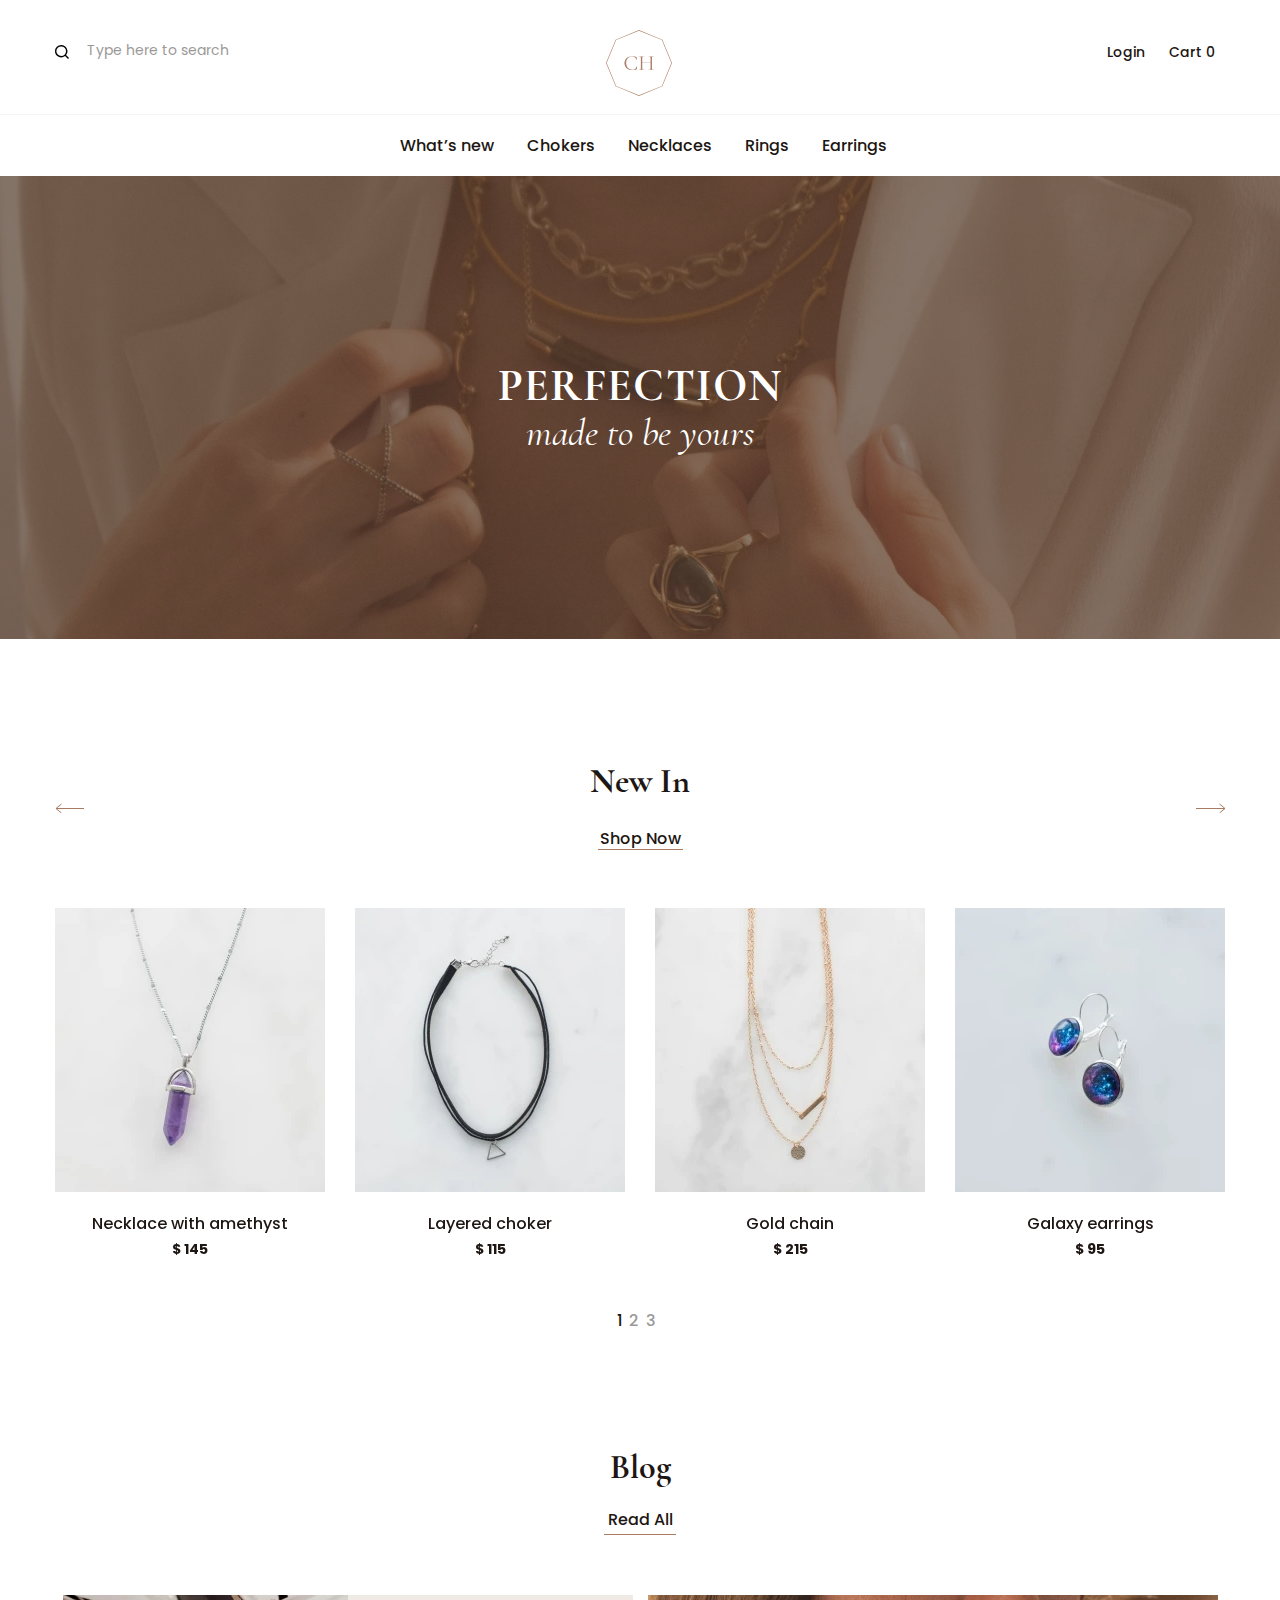
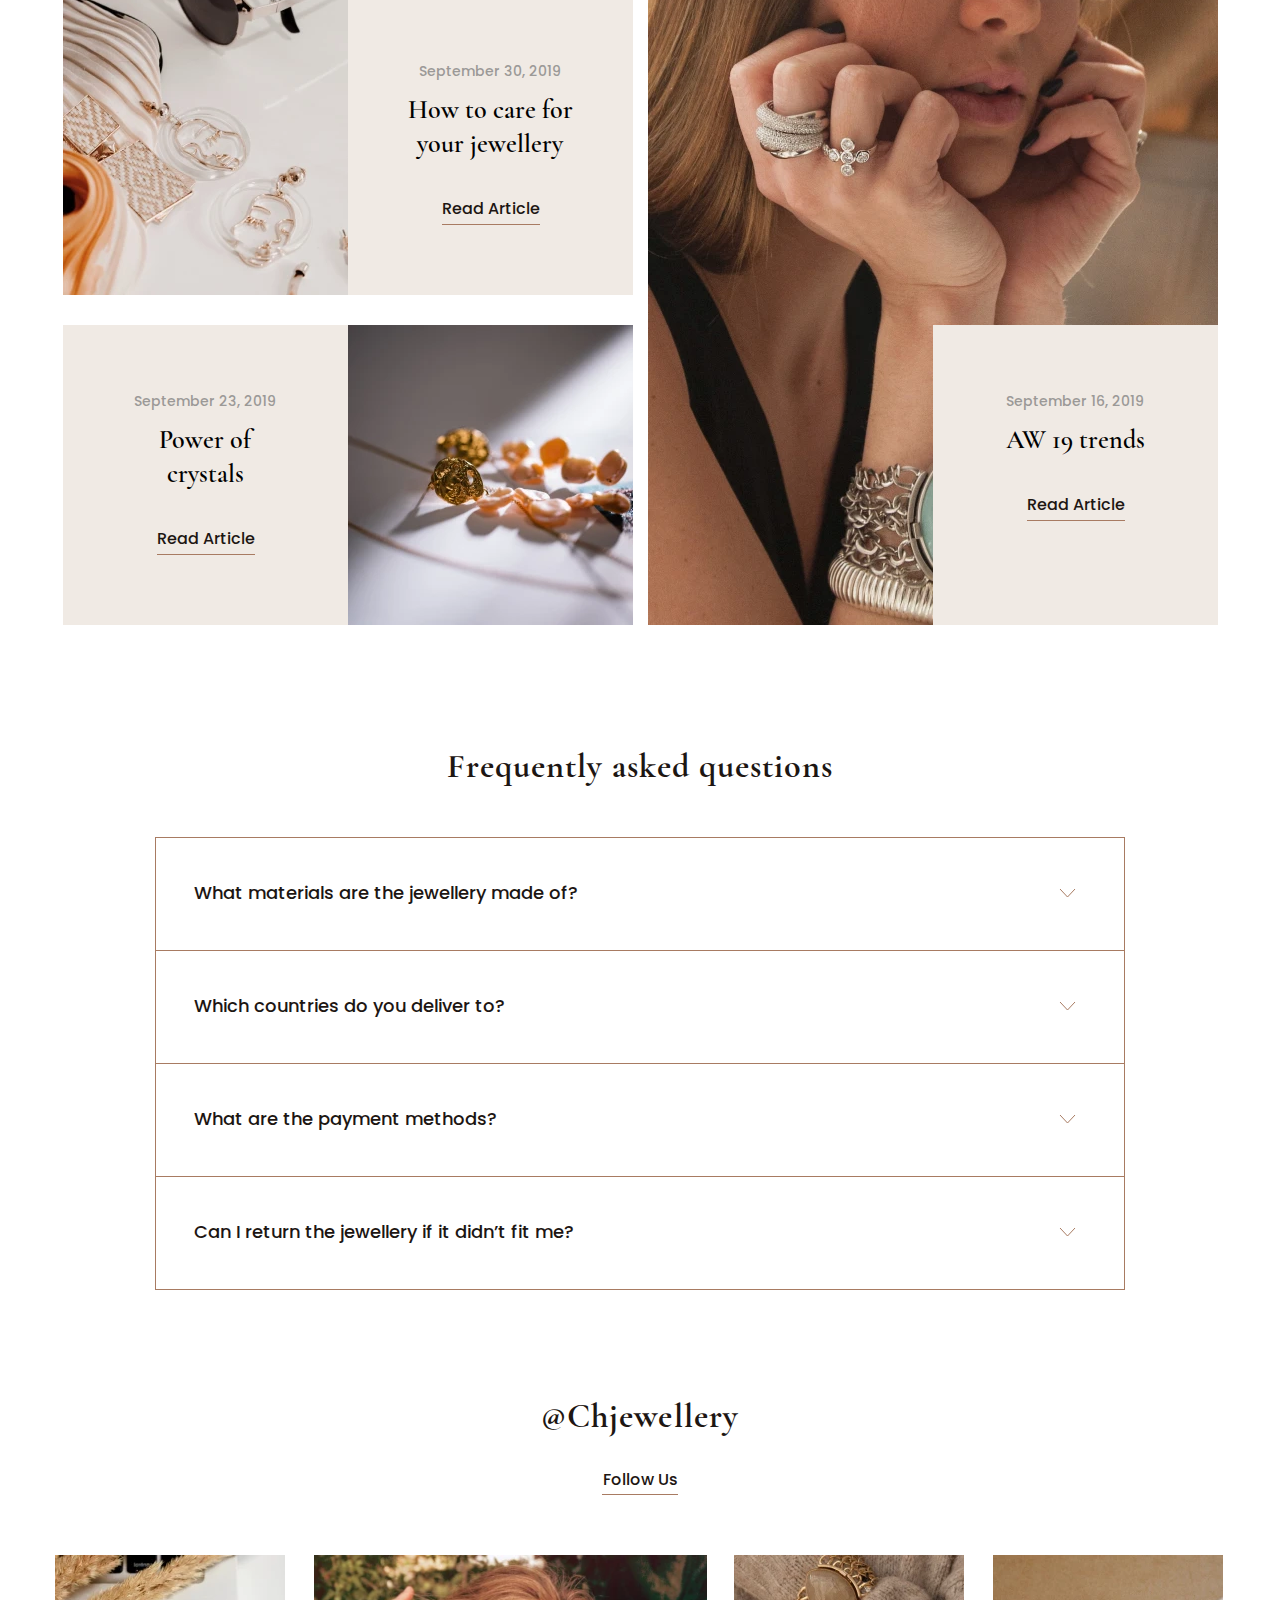
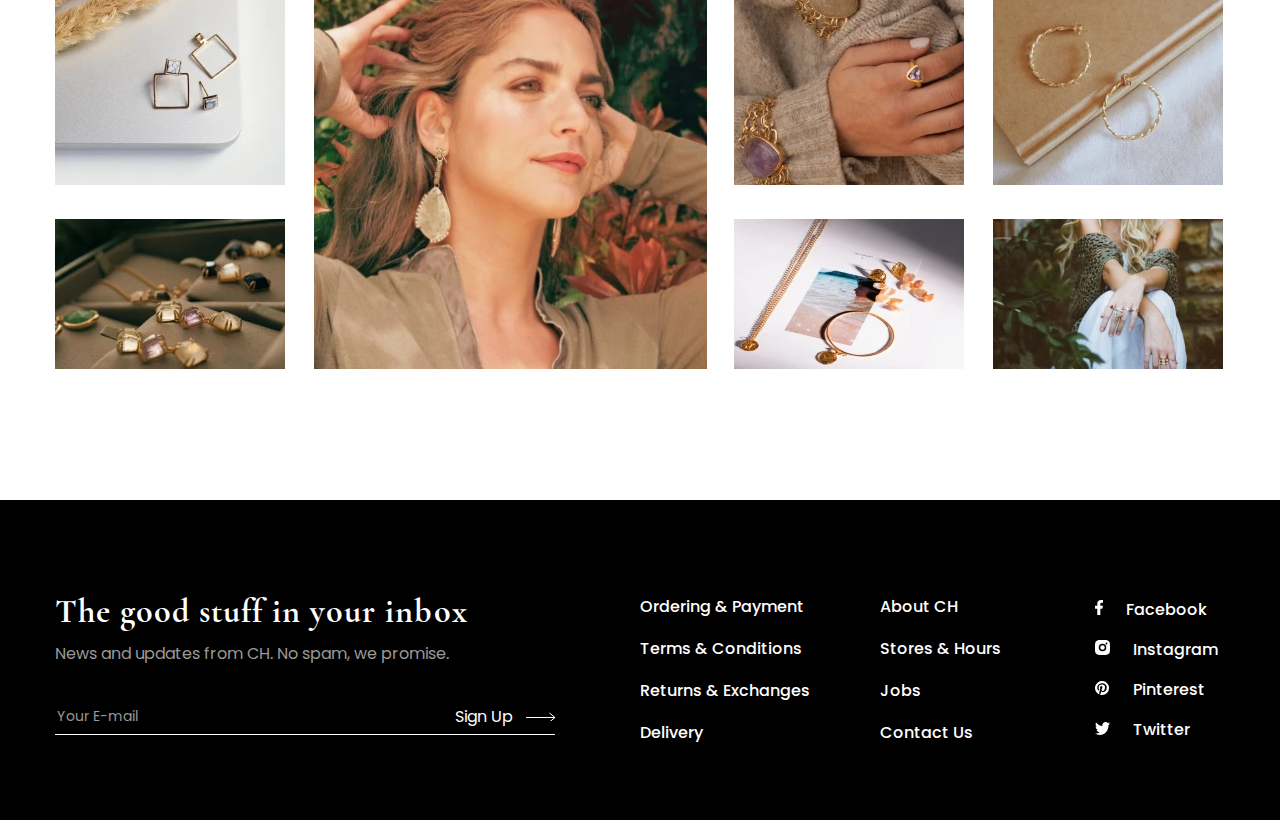
<file: main.html>
<!DOCTYPE html>
<html class="page" lang="en">
<head>
  <meta charset="UTF-8">
  <meta name="viewport" content="width=device-width, initial-scale=1.0">
  <meta name="description" content="Jewellery - internet shop">
  <meta http-equiv="X-UA-Compatible" content="ie=edge">
  <title>Jewellery</title>
  <link rel="preload" href="fonts/cormorant-garamond-v10-latin-italic.woff2" as="font">
  <link rel="preload" href="fonts/cormorant-garamond-v10-latin-500italic.woff2" as="font">
  <link rel="preload" href="fonts/cormorant-garamond-v10-latin-600.woff2" as="font">
  <link rel="preload" href="fonts/cormorant-garamond-v10-latin-700.woff2" as="font">
  <link rel="preload" href="fonts/poppins-v15-latin-regular.woff2" as="font">
  <link rel="preload" href="fonts/poppins-v15-latin-500.woff2" as="font">
  <link rel="preload" href="fonts/poppins-v15-latin-700.woff2" as="font">
  <link rel="stylesheet" href="css/style.min.css">
</head>
<body class="page-body">
  <header class="page-header page-header--nojs">
    <div class="page-header__wrapper">
      <button class="page-header__toggle" type="button"></button>
      <div class="page-header__form">
        <form method="POST" action="https://echo.htmlacademy.ru">
          <label>
            <input type="search" placeholder="Type here to search">
          </label>
        </form>
      </div>
      <a class="page-header__logo">
        <svg class="page-header__logo-icon" width="66" height="66">
          <use xlink:href="img/sprite_auto.svg#icon-logo"></use>
        </svg>
      </a>
      <a class="page-header__cart" href="#">
        <svg class="page-header__cart-icon" width="20" height="18">
          <use xlink:href="img/sprite_auto.svg#icon-cart"></use>
        </svg>
      </a>
      <div class="page-header__login-wrapper">
        <div class="page-header__login">
          <a class="page-header__login-link" href="login.html">Login</a>
          <a class="page-header__cart-link" href="#">Cart&nbsp;0</a>
        </div>
      </div>
    </div>
    <nav class="main-nav">
      <label>
        <input type="text">
      </label>
      <ul class="main-nav__list site-list">
        <li><a class="site-list__link" href="#">What’s new</a></li>
        <li><a class="site-list__link" href="catalog.html">Chokers</a></li>
        <li><a class="site-list__link" href="catalog.html">Necklaces</a></li>
        <li><a class="site-list__link" href="catalog.html">Rings</a></li>
        <li><a class="site-list__link" href="catalog.html">Earrings</a></li>
      </ul>
      <ul class="main-nav__menu">
        <li><a class="main-nav__menu-link" href="#">About CH</a></li>
        <li><a class="main-nav__menu-link" href="#">Stores & Hours</a></li>
        <li><a class="main-nav__menu-link" href="#">Contact Us</a></li>
      </ul>
      <a class="main-nav__login" href="#">Login</a>
    </nav>
  </header>
  <main class="page-main">
    <h1 class="visually-hidden">Jewellery - internet shop</h1>
    <section class="main-title">
      <div class="main-title__wrapper">
        <h2>perfection</h2>
        <p>made to be yours</p>
      </div>
    </section>
    <section class="slider swiper-container">
      <div class="slider__text">
        <h3>New In</h3>
        <a href="#">Shop Now</a>
      </div>
      <div class="slider__wrapper swiper-wrapper">
        <a class="slider__item product-item swiper-slide" href="product.html">
          <picture>
            <source type="image/webp" srcset="img/purple-gemstone-necklace-desktop.webp 1x, img/purple-gemstone-necklace-desktop@2x.webp 2x">
            <!-- 1x: 270px; 2x: 540px -->
            <img src="img/purple-gemstone-necklace-desktop.jpg" srcset="img/purple-gemstone-necklace-desktop@2x.jpg 2x" width="270" height="284" alt="Photo purple gemstone necklace">
          </picture>
          <p>Necklace with amethyst</p>
          <span>$ 145</span>
        </a>
        <a class="slider__item product-item swiper-slide" href="product.html">
          <picture>
            <source type="image/webp" srcset="img/layered-choker-necklace-desktop.webp 1x, img/layered-choker-necklace-desktop@2x.webp 2x">
            <!-- 1x: 270px; 2x: 540px -->
            <img src="img/layered-choker-necklace-desktop.jpg" srcset="img/layered-choker-necklace-desktop@2x.jpg 2x" width="270" height="284" alt="Photo layered choker necklace">
          </picture>
          <p>Layered choker</p>
          <span>$ 115</span>
        </a>
        <a class="slider__item product-item swiper-slide" href="product.html">
          <picture>
            <source type="image/webp" srcset="img/dainty-gold-necklace-desktop.webp 1x, img/dainty-gold-necklace-desktop@2x.webp 2x">
            <!-- 1x: 270px; 2x: 540px -->
            <img src="img/dainty-gold-necklace-desktop.jpg" srcset="img/dainty-gold-necklace-desktop@2x.jpg 2x" width="270" height="284" alt="Photo dainty gold necklace">
          </picture>
          <p>Gold chain</p>
          <span>$ 215</span>
        </a>
        <a class="slider__item product-item swiper-slide" href="product.html">
          <picture>
            <source type="image/webp" srcset="img/galaxy-earrings-desktop.webp 1x, img/galaxy-earrings-desktop@2x.webp 2x">
            <!-- 1x: 270px; 2x: 540px -->
            <img src="img/galaxy-earrings-desktop.jpg" srcset="img/galaxy-earrings-desktop@2x.jpg 2x" width="270" height="284" alt="Photo galaxy earrings">
          </picture>
          <p>Galaxy earrings</p>
          <span>$ 95</span>
        </a>
        <a class="slider__item product-item swiper-slide" href="product.html">
          <picture>
            <source type="image/webp" srcset="img/double-pearl-earrings.webp 1x, img/double-pearl-earrings@2x.webp 2x">
            <!-- 1x: 270px; 2x: 540px -->
            <img src="img/double-pearl-earrings.jpg" srcset="img/double-pearl-earrings@2x.jpg 2x" width="270" height="272" alt="Photo double pearl earrings">
          </picture>
          <p>Double pearl earrings </p>
          <span>$ 115</span>
        </a>
        <a class="slider__item product-item swiper-slide" href="product.html">
          <picture>
            <source type="image/webp" srcset="img/black-choker-gold-bead.webp 1x, img/black-choker-gold-bead@2x.webp 2x">
            <!-- 1x: 270px; 2x: 540px -->
            <img src="img/black-choker-gold-bead.jpg" srcset="img/black-choker-gold-bead@2x.jpg 2x" width="270" height="272" alt="Photo black choker gold bead">
          </picture>
          <p>Choker with gold bead</p>
          <span>$ 55</span>
        </a>
        <a class="slider__item product-item swiper-slide" href="product.html">
          <picture>
            <source type="image/webp" srcset="img/gold-layered-necklace.webp 1x, img/gold-layered-necklace@2x.webp 2x">
            <!-- 1x: 270px; 2x: 540px -->
            <img src="img/gold-layered-necklace.jpg" srcset="img/gold-layered-necklace@2x.jpg 2x" width="270" height="272" alt="Photo gold layered necklace">
          </picture>
          <p>Gold layered necklace</p>
          <span>$ 155</span>
        </a>
        <a class="slider__item product-item swiper-slide" href="product.html">
          <picture>
            <source type="image/webp" srcset="img/blue-gemstone-pendant.webp 1x, img/blue-gemstone-pendant@2x.webp 2x">
            <!-- 1x: 270px; 2x: 540px -->
            <img src="img/blue-gemstone-pendant.jpg" srcset="img/blue-gemstone-pendant@2x.jpg 2x" width="270" height="272" alt="Photo blue gemstone pendant">
          </picture>
          <p>Blue gemstone pendant</p>
          <span>$ 105</span>
        </a>
        <a class="slider__item product-item swiper-slide" href="product.html">
          <picture>
            <source type="image/webp" srcset="img/boho-earrings.webp 1x, img/boho-earrings@2x.webp 2x">
            <!-- 1x: 270px; 2x: 540px -->
            <img src="img/boho-earrings.jpg" srcset="img/boho-earrings@2x.jpg 2x" width="270" height="272" alt="Photo boho earrings">
          </picture>
          <p>Boho earrings</p>
          <span>$ 75</span>
        </a>
        <a class="slider__item product-item swiper-slide" href="product.html">
          <picture>
            <source type="image/webp" srcset="img/bird-necklace.webp 1x, img/bird-necklace@2x.webp 2x">
            <!-- 1x: 270px; 2x: 540px -->
            <img src="img/bird-necklace.jpg" srcset="img/bird-necklace@2x.jpg 2x" width="270" height="272" alt="Photo bird necklace">
          </picture>
          <p>Gold bird necklace</p>
          <span>$ 135</span>
        </a>
        <a class="slider__item product-item swiper-slide" href="product.html">
          <picture>
            <source type="image/webp" srcset="img/black-leather-choker-necklace.webp 1x, img/black-leather-choker-necklace@2x.webp 2x">
            <!-- 1x: 270px; 2x: 540px -->
            <img src="img/black-leather-choker-necklace.jpg" srcset="black-leather-choker-necklace@2x.jpg 2x" width="270" height="272" alt="Photo black leather choker necklace">
          </picture>
          <p>Black leather choker</p>
          <span>$ 85</span>
        </a>
        <a class="slider__item product-item swiper-slide" href="product.html">
          <picture>
            <source type="image/webp" srcset="img/purple-gemstone-necklace-desktop.webp 1x, img/purple-gemstone-necklace-desktop@2x.webp 2x">
            <!-- 1x: 270px; 2x: 540px -->
            <img src="img/purple-gemstone-necklace-desktop.jpg" srcset="img/purple-gemstone-necklace-desktop@2x.jpg 2x" width="270" height="272" alt="Photo purple gemstone necklace">
          </picture>
          <p>Necklace with amethyst</p>
          <span>$ 145</span>
        </a>
      </div>
      <div class="swiper-button-prev"></div>
      <div class="swiper-button-next"></div>
      <div class="swiper-pagination"></div>
    </section>
    <section class="blog">
      <div class="blog__title">
        <h3>Blog</h3>
        <a href="#">Read All</a>
      </div>
      <div class="blog__container">
        <div class="blog__wrapper">
          <article class="blog__item">
            <picture>
              <source type="image/webp" srcset="img/jess-harper.webp 1x, img/jess-harper@2x.webp 2x">
              <!-- 1x: 285px; 2x: 570px -->
              <img src="img/jess-harper.jpg" srcset="img/jess-harper@2x.jpg 2x" width="285" height="300" alt="Photo Jess Harper">
            </picture>
            <div class="blog__text">
              <span>September 30, 2019</span>
              <h3>How to care for<br>your jewellery</h3>
              <a href="#">Read Article</a>
            </div>
          </article>
          <article class="blog__item">
            <div class="blog__text">
              <span>September 23, 2019</span>
              <h3>Power of<br>crystals</h3>
              <a href="#">Read Article</a>
            </div>
            <picture>
              <source type="image/webp" srcset="img/alex-holyoake.webp 1x, img/alex-holyoake@2x.webp 2x">
              <!-- 1x: 285px; 2x: 570px -->
              <img src="img/alex-holyoake.jpg" srcset="img/alex-holyoake@2x.jpg 2x" width="285" height="300" alt="Photo Alex Holyoake">
            </picture>
          </article>
        </div>
        <div class="blog__wrapper blog__wrapper--box">
          <article class="blog__item">
            <picture>
              <source type="image/webp" srcset="img/alve-odonnell.webp 1x, img/alve-odonnell@2x.webp 2x">
              <!-- 1x: 570px; 2x: 1140px -->
              <img src="img/alve-odonnell.jpg" srcset="img/alve-odonnell@2x.jpg 2x" width="570" height="630" alt="Photo Alve Odonnell">
            </picture>
            <div class="blog__text blog__text--box">
              <span>September 16, 2019</span>
              <h3>AW 19 trends</h3>
              <a href="#">Read Article</a>
            </div>
          </article>
        </div>
      </div>
    </section>
    <section class="faq">
      <h3>Frequently asked questions</h3>
      <div class="faq__container">
        <div class="faq__wrapper">
          <div class="faq__text accordion">
            <button class="accordion__toggle" type="button"><span>What materials are the jewellery made of?</span></button>
            <p class="accordion__pane">Our jewellerry is made of solid gold, silver or leather.  Also, some jewellery contains precious and semiprecious stones and crystals.</p>
          </div>
        </div>
        <div class="faq__wrapper faq__wrapper--tablet">
          <div class="faq__text accordion">
            <button class="accordion__toggle" type="button"><span>Which countries do you deliver to?</span></button>
            <p class="accordion__pane">Our jewellerry is made of solid gold, silver or leather.  Also, some jewellery contains precious and semiprecious stones and crystals.</p>
          </div>
        </div>
        <div class="faq__wrapper faq__wrapper--tablet">
          <div class="faq__text accordion">
            <button class="accordion__toggle" type="button"><span>What are the payment methods?</span></button>
            <p class="accordion__pane">Our jewellerry is made of solid gold, silver or leather.  Also, some jewellery contains precious and semiprecious stones and crystals.</p>
          </div>
        </div>
        <div class="faq__wrapper faq__wrapper--tablet">
          <div class="faq__text accordion">
            <button class="accordion__toggle" type="button"><span>Can I return the jewellery if it didn’t fit me?</span></button>
            <p class="accordion__pane">Our jewellerry is made of solid gold, silver or leather.  Also, some jewellery contains precious and semiprecious stones and crystals.</p>
          </div>
        </div>
      </div>
    </section>
    <section class="images">
      <h3>@Chjewellery</h3>
      <a href="#">Follow Us</a>
      <div class="images__container">
        <picture>
          <source type="image/webp" srcset="img/inst.webp 1x, img/inst@2x.webp 2x">
          <!-- 1x: 230px; 2x: 460px -->
          <img class="images__block-first" src="img/inst.jpg" srcset="img/inst@2x.jpg 2x" width="230" height="230" alt="Photo earrings on notebook">
        </picture>
        <div class="images__pictures images__pictures--bigger">
          <picture>
            <source type="image/webp" srcset="img/model.webp 1x, img/model@2x.webp 2x">
            <!-- 1x: 399px; 2x: 798px -->
            <img class="images__model" src="img/model.jpg" srcset="img/model@2x.jpg 2x" width="399" height="412" alt="Photo earrings on model">
          </picture>
        </div>
        <div class="images__pictures images__pictures--first">
          <picture>
            <source type="image/webp" srcset="img/hand.webp 1x, img/hand@2x.webp 2x">
            <!-- 1x: 230px; 2x: 460px -->
            <img class="images__block-first images__block-first--hand" src="img/hand.jpg" srcset="img/hand@2x.jpg 2x" width="230" height="230" alt="Photo ring on hand">
          </picture>
        </div>
        <div class="images__pictures images__pictures--first">
          <picture>
            <source type="image/webp" srcset="img/rings.webp 1x, img/rings@2x.webp 2x">
            <!-- 1x: 230px; 2x: 460px -->
            <img class="images__block-first images__block-first--rings" src="img/rings.jpg" srcset="img/rings@2x.jpg 2x" width="230" height="230" alt="Photo rings">
          </picture>
        </div>
        <picture>
          <source type="image/webp" srcset="img/earrings.webp 1x, img/earrings@2x.webp 2x">
          <!-- 1x: 230px; 2x: 460px -->
          <img class="images__block-second" src="img/earrings.jpg" srcset="img/earrings@2x.jpg 2x" width="230" height="150" alt="Photo earrings">
        </picture>
        <picture>
          <source type="image/webp" srcset="img/set.webp 1x, img/set@2x.webp 2x">
          <!-- 1x: 230px; 2x: 460px -->
          <img class="images__block-second images__block-second--set" src="img/set.jpg" srcset="img/set@2x.jpg 2x" width="230" height="150" alt="Photo set of jewellery">
        </picture>
        <picture>
          <source type="image/webp" srcset="img/rings-on-hands.webp 1x, img/rings-on-hands@2x.webp 2x">
          <!-- 1x: 230px; 2x: 460px -->
          <img class="images__block-second" src="img/rings-on-hands.jpg" srcset="img/rings-on-hands@2x.jpg 2x" width="230" height="150" alt="Photo rings on hands">
        </picture>
      </div>
    </section>
    <section class="login-popup login-popup--hidden">
      <div class="login-popup__form">
        <form method="POST" action="https://echo.htmlacademy.ru">
          <h3>Log In</h3>
          <label>
            <input type="email" placeholder="Your E-mail">
          </label>
          <label>
            <input type="password" placeholder="Password">
          </label>
          <a class="login-popup__link" href="#">Forgot your password?</a>
          <button class="login-popup__button" type="submit">Log In</button>
          <div class="login-popup__text">
            <p>Don’t have an account?</p>
            <a href="#">Sign up</a>
          </div>
        </form>
      </div>
      <button class="login-popup__button-close" type="button"></button>
    </section>
  </main>
  <footer class="page-footer">
    <div class="page-footer__wrapper">
      <div class="page-footer__title">
        <h3>The good stuff in your inbox</h3>
        <p>News and updates from CH. No spam, we promise.</p>
        <div class="page-footer__form">
          <form method="POST" action="https://echo.htmlacademy.ru">
            <label>
              <input type="email" placeholder="Your E-mail">
            </label>
            <button class="page-footer__form-button" type="submit">Sign&nbsp;Up</button>
          </form>
        </div>
      </div>
      <div class="page-footer__container">
        <ul class="page-footer__list">
          <li><a class="page-footer__link" href="#">Ordering & Payment</a></li>
          <li><a class="page-footer__link" href="#">Terms & Conditions</a></li>
          <li><a class="page-footer__link" href="#">Returns & Exchanges</a></li>
          <li><a class="page-footer__link" href="#">Delivery</a></li>
        </ul>
        <ul class="page-footer__list">
          <li><a class="page-footer__link" href="#">About CH</a></li>
          <li><a class="page-footer__link" href="#">Stores & Hours</a></li>
          <li><a class="page-footer__link" href="#">Jobs</a></li>
          <li><a class="page-footer__link" href="#">Contact Us</a></li>
        </ul>
      </div>
      <ul class="page-footer__contacts contacts">
        <li class="contacts__item">
          <a class="contacts__link" href="#">
            <img class="contacts__link-icon contacts__link-icon--facebook" src="img/facebook-icon.svg" width="8" height="15" alt="Facebook icon">
            <span>Facebook</span>
          </a>
        </li>
        <li class="contacts__item">
          <a class="contacts__link" href="#">
            <img class="contacts__link-icon" src="img/insagram-icon.svg" width="15" height="15" alt="Instagram icon">
            <span>Instagram</span>
          </a>
        </li>
        <li class="contacts__item contacts__item--pinterest">
          <a class="contacts__link" href="#">
            <img class="contacts__link-icon" src="img/pinterest-icon.svg" width="15" height="15" alt="Pinterest icon">
            <span>Pinterest</span>
          </a>
        </li>
        <li class="contacts__item contacts__item--twitter">
          <a class="contacts__link" href="#">
            <img class="contacts__link-icon" src="img/twitter-icon.svg" width="15" height="13" alt="Twitter icon">
            <span>Twitter</span>
          </a>
        </li>
      </ul>
    </div>
  </footer>
  <div class="overlay overlay--hidden"></div>
  <script src="js/swiper-bundle.js"></script>
  <script src="js/script.js"></script>
</body>
</html>
</file>
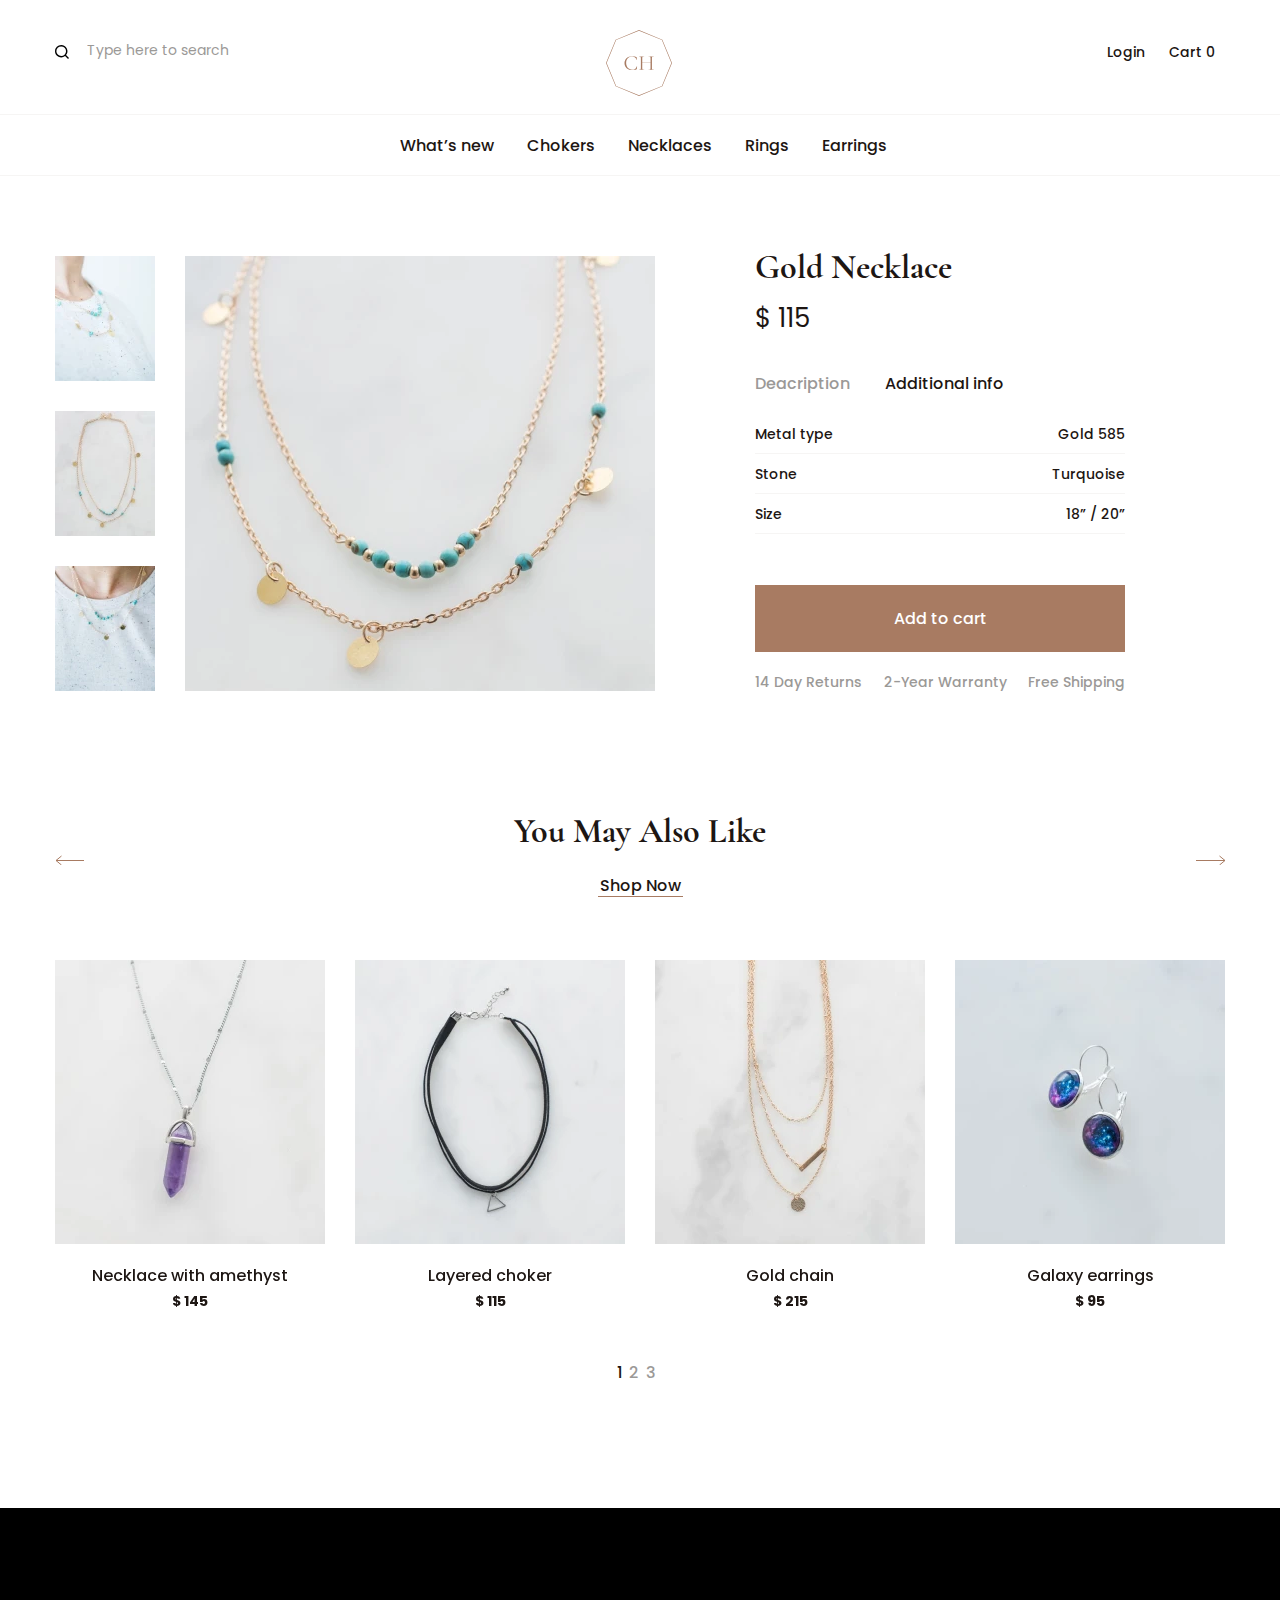
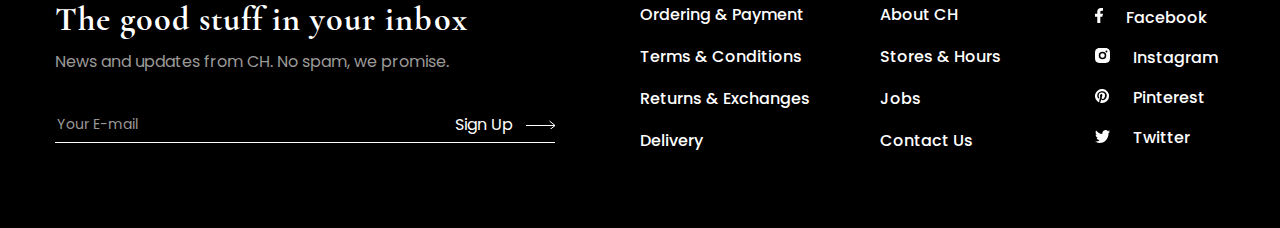
<file: product.html>
<!DOCTYPE html>
<html class="page" lang="en">
<head>
  <meta charset="UTF-8">
  <meta name="viewport" content="width=device-width, initial-scale=1.0">
  <meta name="description" content="Jewellery - internet shop">
  <meta http-equiv="X-UA-Compatible" content="ie=edge">
  <title>Jewellery</title>
  <link rel="preload" href="fonts/cormorant-garamond-v10-latin-italic.woff2" as="font">
  <link rel="preload" href="fonts/cormorant-garamond-v10-latin-500italic.woff2" as="font">
  <link rel="preload" href="fonts/cormorant-garamond-v10-latin-600.woff2" as="font">
  <link rel="preload" href="fonts/cormorant-garamond-v10-latin-700.woff2" as="font">
  <link rel="preload" href="fonts/poppins-v15-latin-regular.woff2" as="font">
  <link rel="preload" href="fonts/poppins-v15-latin-500.woff2" as="font">
  <link rel="preload" href="fonts/poppins-v15-latin-700.woff2" as="font">
  <link rel="stylesheet" href="css/style.min.css">
</head>
<body class="page-body">
  <header class="page-header page-header--nojs">
    <div class="page-header__wrapper">
      <button class="page-header__toggle" type="button"></button>
      <div class="page-header__form">
        <form method="POST" action="https://echo.htmlacademy.ru">
          <label>
            <input type="search" placeholder="Type here to search">
          </label>
        </form>
      </div>
      <a class="page-header__logo" href="main.html">
        <svg class="page-header__logo-icon" width="66" height="66">
          <use xlink:href="img/sprite_auto.svg#icon-logo"></use>
        </svg>
      </a>
      <a class="page-header__cart" href="#">
        <svg class="page-header__cart-icon" width="20" height="18">
          <use xlink:href="img/sprite_auto.svg#icon-cart"></use>
        </svg>
      </a>
      <div class="page-header__login-wrapper">
        <div class="page-header__login">
          <a class="page-header__login-link" href="login.html">Login</a>
          <a class="page-header__cart-link" href="#">Cart 0</a>
        </div>
      </div>
    </div>
    <nav class="main-nav main-nav--product">
      <label>
        <input type="text">
      </label>
      <ul class="main-nav__list site-list site-list--product">
        <li><a class="site-list__link" href="#">What’s new</a></li>
        <li><a class="site-list__link" href="catalog.html">Chokers</a></li>
        <li><a class="site-list__link" href="catalog.html">Necklaces</a></li>
        <li><a class="site-list__link" href="catalog.html">Rings</a></li>
        <li><a class="site-list__link" href="catalog.html">Earrings</a></li>
      </ul>
      <ul class="main-nav__menu">
        <li><a class="main-nav__menu-link" href="#">About CH</a></li>
        <li><a class="main-nav__menu-link" href="#">Stores & Hours</a></li>
        <li><a class="main-nav__menu-link" href="#">Contact Us</a></li>
      </ul>
      <a class="main-nav__login" href="#">Login</a>
    </nav>
  </header>
  <main class="page-main">
    <h1 class="visually-hidden">Page of product, Jewellery - internet shop</h1>
    <section class="info">
      <div class="info__wrapper">
        <div class="info__image">
          <picture>
            <source type="image/webp" srcset="img/gold-necklace-for-women.webp 1x, img/gold-necklace-for-women@2x.webp 2x">
            <!-- 1x: 100px; 2x: 200px -->
            <img src="img/gold-necklace-for-women.jpg" srcset="img/gold-necklace-for-women@2x.jpg 2x" width="100" height="125" alt="Photo gold necklace for women">
          </picture>
          <picture>
            <source type="image/webp" srcset="img/pretty-gold-necklace.webp 1x, img/pretty-gold-necklace@2x.webp 2x">
            <!-- 1x: 100px; 2x: 200px -->
            <img src="img/pretty-gold-necklace.jpg" srcset="img/pretty-gold-necklace@2x.jpg 2x" width="100" height="125" alt="Photo pretty gold necklace">
          </picture>
          <picture>
            <source type="image/webp" srcset="img/womens-necklace-set.webp 1x, img/womens-necklace-set@2x.webp 2x">
            <!-- 1x: 100px; 2x: 200px -->
            <img src="img/womens-necklace-set.jpg" srcset="img/womens-necklace-set@2x.jpg 2x" width="100" height="125" alt="Photo womens necklace set">
          </picture>
        </div>
        <picture>
          <source type="image/webp" srcset="img/necklace-detail.webp 1x, img/necklace-detail@2x.webp 2x">
          <!-- 1x: 470px; 2x: 940px -->
          <img class="info__detail" src="img/necklace-detail.jpg" srcset="img/necklace-detail@2x.jpg 2x" width="470" height="435" alt="Photo necklace detail">
        </picture>
        <span>1 of 4</span>
      </div>
      <div class="info__container">
        <h2>Gold Necklace</h2>
        <p>$ 115</p>
        <div class="info__link-wrapper">
          <a class="info__link" href="#">Deacription</a>
          <a class="info__link info__link--active" href="#">Additional info</a>
        </div>
        <div class="info__additional">
          <p>Metal type</p>
          <p>Gold 585</p>
        </div>
        <div class="info__additional">
          <p>Stone</p>
          <p>Turquoise</p>
        </div>
        <div class="info__additional">
          <p>Size</p>
          <p>18” / 20”</p>
        </div>
        <button class="info__button" type="button">Add to cart</button>
        <div class="info__special-offer">
          <p>14 Day Returns</p>
          <p>2-Year Warranty</p>
          <p>Free Shipping</p>
        </div>
      </div>
    </section>
    <section class="slider slider--product swiper-container">
      <div class="slider__text slider__text--product">
        <h3>You May Also Like</h3>
        <a href="#">Shop Now</a>
      </div>
      <div class="slider__wrapper swiper-wrapper">
        <a class="slider__item product-item swiper-slide" href="product.html">
          <picture>
            <source type="image/webp" srcset="img/purple-gemstone-necklace-desktop.webp 1x, img/purple-gemstone-necklace-desktop@2x.webp 2x">
            <!-- 1x: 270px; 2x: 540px -->
            <img src="img/purple-gemstone-necklace-desktop.jpg" srcset="img/purple-gemstone-necklace-desktop@2x.jpg 2x" width="270" height="284" alt="Photo purple gemstone necklace">
          </picture>
          <p>Necklace with amethyst</p>
          <span>$ 145</span>
        </a>
        <a class="slider__item product-item swiper-slide" href="product.html">
          <picture>
            <source type="image/webp" srcset="img/layered-choker-necklace-desktop.webp 1x, img/layered-choker-necklace-desktop@2x.webp 2x">
            <!-- 1x: 270px; 2x: 540px -->
            <img src="img/layered-choker-necklace-desktop.jpg" srcset="img/layered-choker-necklace-desktop@2x.jpg 2x" width="270" height="284" alt="Photo layered choker necklace">
          </picture>
          <p>Layered choker</p>
          <span>$ 115</span>
        </a>
        <a class="slider__item product-item swiper-slide" href="product.html">
          <picture>
            <source type="image/webp" srcset="img/dainty-gold-necklace-desktop.webp 1x, img/dainty-gold-necklace-desktop@2x.webp 2x">
            <!-- 1x: 270px; 2x: 540px -->
            <img src="img/dainty-gold-necklace-desktop.jpg" srcset="img/dainty-gold-necklace-desktop@2x.jpg 2x" width="270" height="284" alt="Photo dainty gold necklace">
          </picture>
          <p>Gold chain</p>
          <span>$ 215</span>
        </a>
        <a class="slider__item product-item swiper-slide" href="product.html">
          <picture>
            <source type="image/webp" srcset="img/galaxy-earrings-desktop.webp 1x, img/galaxy-earrings-desktop@2x.webp 2x">
            <!-- 1x: 270px; 2x: 540px -->
            <img src="img/galaxy-earrings-desktop.jpg" srcset="img/galaxy-earrings-desktop@2x.jpg 2x" width="270" height="284" alt="Photo galaxy earrings">
          </picture>
          <p>Galaxy earrings</p>
          <span>$ 95</span>
        </a>
        <a class="slider__item product-item swiper-slide" href="product.html">
          <picture>
            <source type="image/webp" srcset="img/double-pearl-earrings.webp 1x, img/double-pearl-earrings@2x.webp 2x">
            <!-- 1x: 270px; 2x: 540px -->
            <img src="img/double-pearl-earrings.jpg" srcset="img/double-pearl-earrings@2x.jpg 2x" width="270" height="272" alt="Photo double pearl earrings">
          </picture>
          <p>Double pearl earrings </p>
          <span>$ 115</span>
        </a>
        <a class="slider__item product-item swiper-slide" href="product.html">
          <picture>
            <source type="image/webp" srcset="img/black-choker-gold-bead.webp 1x, img/black-choker-gold-bead@2x.webp 2x">
            <!-- 1x: 270px; 2x: 540px -->
            <img src="img/black-choker-gold-bead.jpg" srcset="img/black-choker-gold-bead@2x.jpg 2x" width="270" height="272" alt="Photo black choker gold bead">
          </picture>
          <p>Choker with gold bead</p>
          <span>$ 55</span>
        </a>
        <a class="slider__item product-item swiper-slide" href="product.html">
          <picture>
            <source type="image/webp" srcset="img/gold-layered-necklace.webp 1x, img/gold-layered-necklace@2x.webp 2x">
            <!-- 1x: 270px; 2x: 540px -->
            <img src="img/gold-layered-necklace.jpg" srcset="img/gold-layered-necklace@2x.jpg 2x" width="270" height="272" alt="Photo gold layered necklace">
          </picture>
          <p>Gold layered necklace</p>
          <span>$ 155</span>
        </a>
        <a class="slider__item product-item swiper-slide" href="product.html">
          <picture>
            <source type="image/webp" srcset="img/blue-gemstone-pendant.webp 1x, img/blue-gemstone-pendant@2x.webp 2x">
            <!-- 1x: 270px; 2x: 540px -->
            <img src="img/blue-gemstone-pendant.jpg" srcset="img/blue-gemstone-pendant@2x.jpg 2x" width="270" height="272" alt="Photo blue gemstone pendant">
          </picture>
          <p>Blue gemstone pendant</p>
          <span>$ 105</span>
        </a>
        <a class="slider__item product-item swiper-slide" href="product.html">
          <picture>
            <source type="image/webp" srcset="img/boho-earrings.webp 1x, img/boho-earrings@2x.webp 2x">
            <!-- 1x: 270px; 2x: 540px -->
            <img src="img/boho-earrings.jpg" srcset="img/boho-earrings@2x.jpg 2x" width="270" height="272" alt="Photo boho earrings">
          </picture>
          <p>Boho earrings</p>
          <span>$ 75</span>
        </a>
        <a class="slider__item product-item swiper-slide" href="product.html">
          <picture>
            <source type="image/webp" srcset="img/bird-necklace.webp 1x, img/bird-necklace@2x.webp 2x">
            <!-- 1x: 270px; 2x: 540px -->
            <img src="img/bird-necklace.jpg" srcset="img/bird-necklace@2x.jpg 2x" width="270" height="272" alt="Photo bird necklace">
          </picture>
          <p>Gold bird necklace</p>
          <span>$ 135</span>
        </a>
        <a class="slider__item product-item swiper-slide" href="product.html">
          <picture>
            <source type="image/webp" srcset="img/black-leather-choker-necklace.webp 1x, img/black-leather-choker-necklace@2x.webp 2x">
            <!-- 1x: 270px; 2x: 540px -->
            <img src="img/black-leather-choker-necklace.jpg" srcset="black-leather-choker-necklace@2x.jpg 2x" width="270" height="272" alt="Photo black leather choker necklace">
          </picture>
          <p>Black leather choker</p>
          <span>$ 85</span>
        </a>
        <a class="slider__item product-item swiper-slide" href="product.html">
          <picture>
            <source type="image/webp" srcset="img/purple-gemstone-necklace-desktop.webp 1x, img/purple-gemstone-necklace-desktop@2x.webp 2x">
            <!-- 1x: 270px; 2x: 540px -->
            <img src="img/purple-gemstone-necklace-desktop.jpg" srcset="img/purple-gemstone-necklace-desktop@2x.jpg 2x" width="270" height="272" alt="Photo purple gemstone necklace">
          </picture>
          <p>Necklace with amethyst</p>
          <span>$ 145</span>
        </a>
      </div>
      <div class="swiper-button-prev slider-button-prev-product"></div>
      <div class="swiper-button-next slider-button-next-product"></div>
      <div class="swiper-pagination"></div>
    </section>
    <section class="cart-popup cart-popup--hidden">
      <h3>The item was added to your cart</h3>
      <div class="cart-popup__container">
        <div class="cart-popup__wrapper">
          <img src="img/necklace-detail-popup.jpg" width="84" height="79" alt="Photo necklace detail">
          <div class="cart-popup__price">
            <p>Gold Necklace </p>
            <span>$ 115</span>
          </div>
          <div class="cart-popup__count">
            <button class="cart-popup__count-button" type="button">+</button>
            <span>1</span>
            <button class="cart-popup__count-button cart-popup__count-button--minus" type="button">-</button>
          </div>
        </div>
        <div class="cart-popup__text">
          <p>You have 1 item in the cart</p>
          <span>Cart subtotal: $ 115</span>
        </div>
        <div class="cart-popup__buttons">
          <a class="cart-popup__shopping" href="catalog.html">Continue shopping</a>
          <a class="cart-popup__checkout" href="cart.html">Checkout</a>
        </div>
      </div>
      <button class="cart-popup__button-cross" type="button"></button>
    </section>
    <section class="login-popup login-popup--hidden">
      <div class="login-popup__form">
        <form method="POST" action="https://echo.htmlacademy.ru">
          <h3>Log In</h3>
          <label>
            <input type="email" placeholder="Your E-mail">
          </label>
          <label>
            <input type="password" placeholder="Password">
          </label>
          <a class="login-popup__link" href="#">Forgot your password?</a>
          <button class="login-popup__button" type="submit">Log In</button>
          <div class="login-popup__text">
            <p>Don’t have an account?</p>
            <a href="#">Sign up</a>
          </div>
        </form>
      </div>
      <button class="login-popup__button-close" type="button"></button>
    </section>
  </main>
  <footer class="page-footer">
    <div class="page-footer__wrapper">
      <div class="page-footer__title">
        <h3>The good stuff in your inbox</h3>
        <p>News and updates from CH. No spam, we promise.</p>
        <div class="page-footer__form">
          <form method="POST" action="https://echo.htmlacademy.ru">
            <label>
              <input type="email" placeholder="Your E-mail">
            </label>
            <button class="page-footer__form-button" type="submit">Sign&nbsp;Up</button>
          </form>
        </div>
      </div>
      <div class="page-footer__container">
        <ul class="page-footer__list">
          <li><a class="page-footer__link" href="#">Ordering & Payment</a></li>
          <li><a class="page-footer__link" href="#">Terms & Conditions</a></li>
          <li><a class="page-footer__link" href="#">Returns & Exchanges</a></li>
          <li><a class="page-footer__link" href="#">Delivery</a></li>
        </ul>
        <ul class="page-footer__list">
          <li><a class="page-footer__link" href="#">About CH</a></li>
          <li><a class="page-footer__link" href="#">Stores & Hours</a></li>
          <li><a class="page-footer__link" href="#">Jobs</a></li>
          <li><a class="page-footer__link" href="#">Contact Us</a></li>
        </ul>
      </div>
      <ul class="page-footer__contacts contacts">
        <li class="contacts__item">
          <a class="contacts__link" href="#">
            <img class="contacts__link-icon contacts__link-icon--facebook" src="img/facebook-icon.svg" width="8" height="15" alt="Facebook icon">
            <span>Facebook</span>
          </a>
        </li>
        <li class="contacts__item">
          <a class="contacts__link" href="#">
            <img class="contacts__link-icon" src="img/insagram-icon.svg" width="15" height="15" alt="Instagram icon">
            <span>Instagram</span>
          </a>
        </li>
        <li class="contacts__item contacts__item--pinterest">
          <a class="contacts__link" href="#">
            <img class="contacts__link-icon" src="img/pinterest-icon.svg" width="15" height="15" alt="Pinterest icon">
            <span>Pinterest</span>
          </a>
        </li>
        <li class="contacts__item contacts__item--twitter">
          <a class="contacts__link" href="#">
            <img class="contacts__link-icon" src="img/twitter-icon.svg" width="15" height="13" alt="Twitter icon">
            <span>Twitter</span>
          </a>
        </li>
      </ul>
    </div>
  </footer>
  <div class="overlay overlay--hidden"></div>
  <script src="js/swiper-bundle.js"></script>
  <script src="js/script.js"></script>
</body>
</html>
</file>
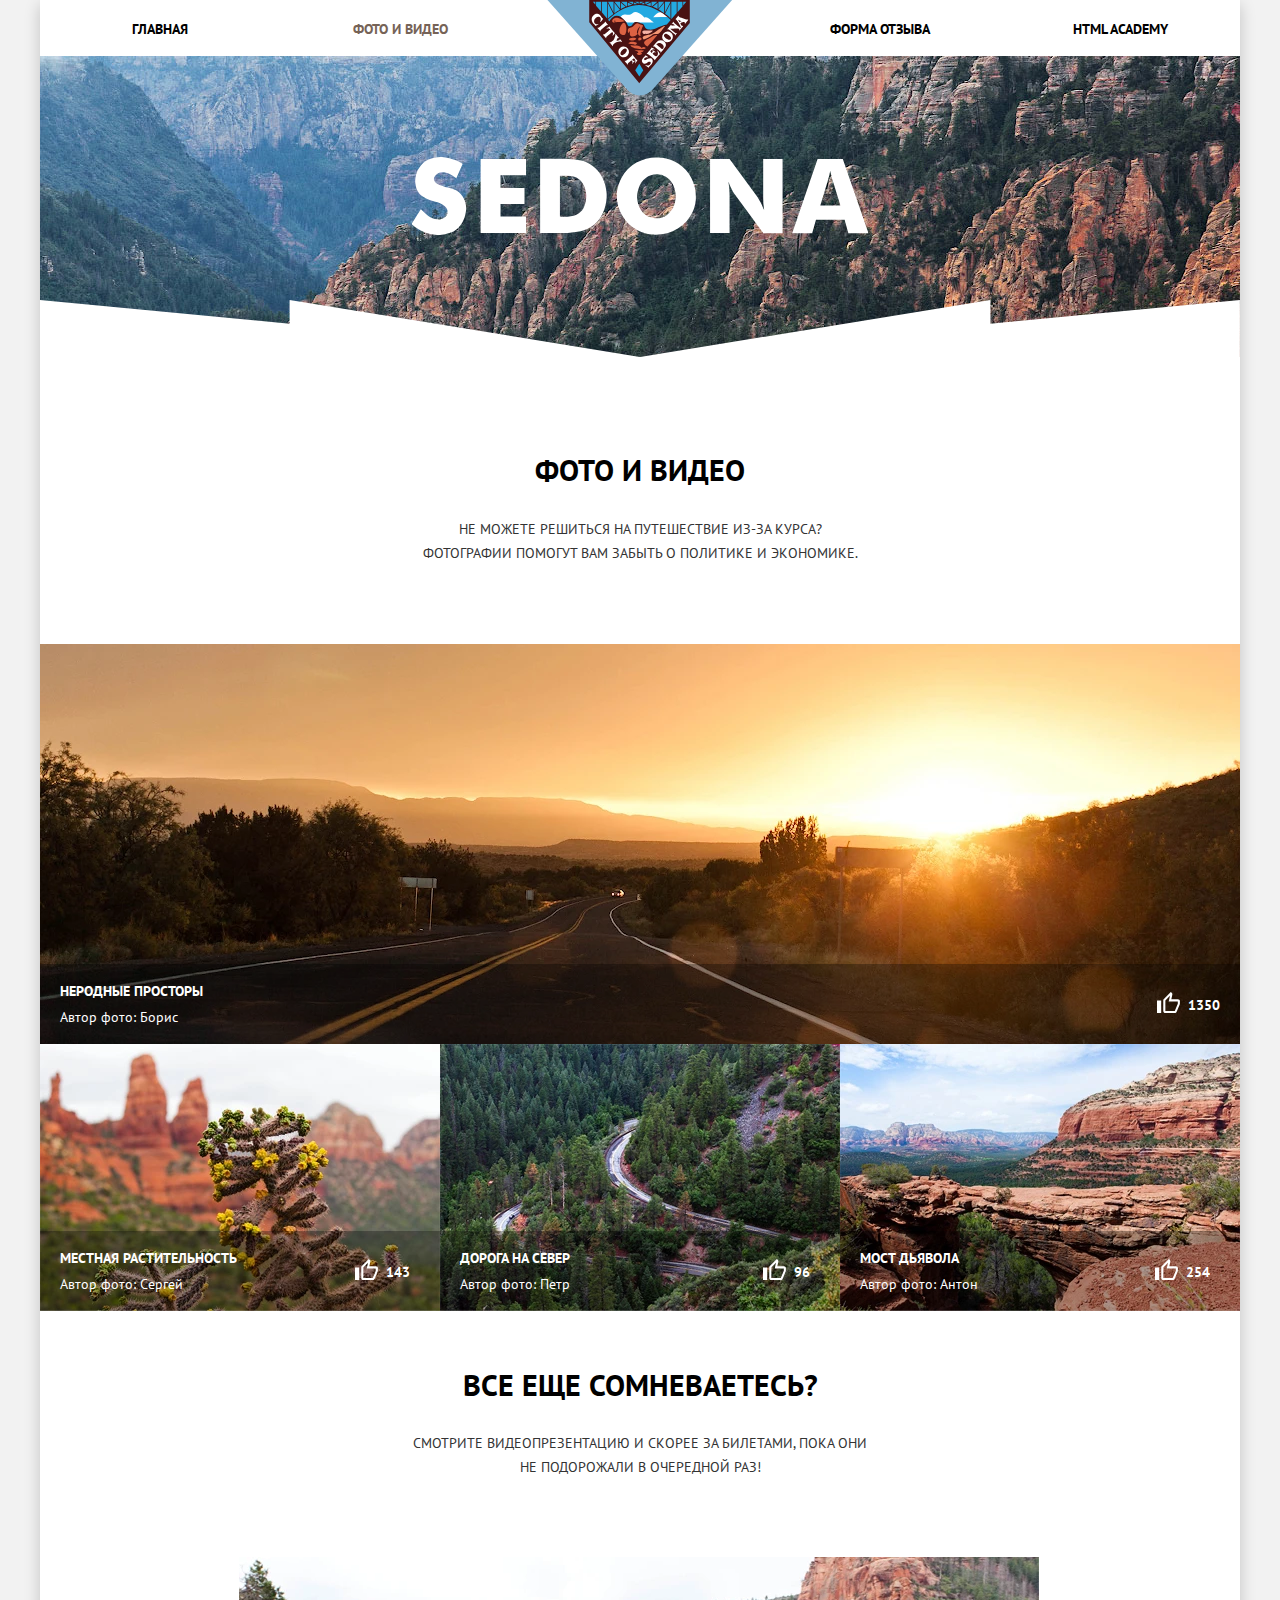
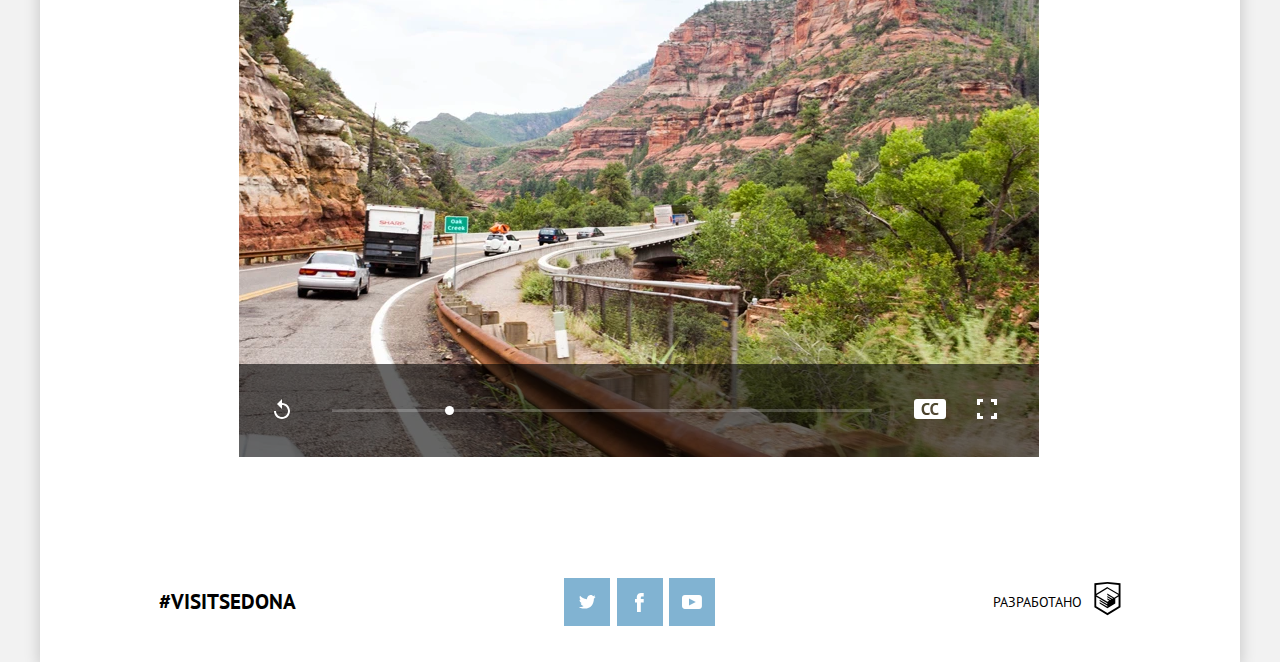
<file: sait3/catalog.html>
<!DOCTYPE html><html class="page" lang="ru"><head><meta charset="utf-8"><meta name="viewport" content="width=device-width,initial-scale=1"><title>HTML Academy: Седона</title><link rel="preload" href="fonts/ptsans.woff2" as="font"><link rel="preload" href="fonts/ptsansbold.woff2" as="font"><link rel="stylesheet" href="css/style.min.css"></head><body class="page__body"><div class="wrapper"><header class="page-header"><a class="page-header__logo" href="index.html"><picture><source media="(min-width: 1200px)" srcset="img/logotype-desktop.svg"><source media="(min-width: 768px)" srcset="img/logotype-tablet.svg"><img class="page-header__logo-image" src="img/logotype-mobile.svg" width="102" height="84" alt="Логотип"></picture></a><nav class="main-nav"><button class="main-nav__toggle" type="button"><span class="visually-hidden">Ионка меню бургера</span></button><div class="main-nav__wrapper"><ul class="main-nav__list site-list"><li class="site-list__item"><a href="index.html">Главная</a></li><li class="site-list__item site-list__item--active"><a>Фото и видео</a></li><li class="site-list__item"><a href="form.html">Форма Отзыва</a></li><li class="site-list__item"><a href="#">HTML ACADEMY</a></li></ul></div></nav></header><main class="page-main"><div class="big-logo big-logo--form"><img class="big-logo__text big-logo__text--form" src="img/sedona.svg" width="229" height="39" alt="Текст логотипа"></div><section class="intro"><h1 class="intro__title">Фото и видео</h1><p class="intro__text">Не можете решиться на путешествие из-за курса? Фотографии&nbsp;помогут вам забыть о политике и экономике.</p></section><section class="photo-gallery"><h2 class="visually-hidden">Фото-галерея</h2><div class="photo-gallery__wrapper"><article class="photo-gallery__post post post--main"><a href="#"><picture><source type="image/webp" media="(min-width: 1200px)" srcset="img/photo-1-desktop.webp, img/photo-1-desktop@2x.webp 2x"><source type="image/webp" media="(min-width: 768px)" srcset="img/photo-1-tablet.webp, img/photo-1-tablet@2x.webp 2x"><source type="image/webp" srcset="img/photo-1-mobile.webp, img/photo-1-mobile@2x.webp 2x"><source media="(min-width: 1200px)" srcset="img/photo-1-desktop.jpg, img/photo-1-desktop@2x.jpg 2x"><source media="(min-width: 768px)" srcset="img/photo-1-tablet.jpg, img/photo-1-tablet@2x.jpg 2x"><img class="post__image post__image--main" src="img/photo-1-mobile.jpg" srcset="img/photo-1-mobile@2x.jpg 2x" width="280" height="280" alt="Фото дороги"></picture></a><div class="post__wrapper"><div class="post__text"><h3 class="post__title">неродные просторы</h3><p class="post__author">Автор фото: Борис</p></div><div class="post__like"><svg class="post__icon" width="23" height="21"><use xlink:href="img/sprite.svg#like-icon"></use></svg> <span class="post__like-number post__like-number--main">1350</span></div></div></article><article class="photo-gallery__post post post--minor"><a href="#"><picture><source type="image/webp" media="(min-width: 1200px)" srcset="img/photo-2-desktop.webp, img/photo-2-desktop@2x.webp 2x"><source type="image/webp" media="(min-width: 768px)" srcset="img/photo-2-tablet.webp, img/photo-2-tablet@2x.webp 2x"><source type="image/webp" srcset="img/photo-2-mobile.webp, img/photo-2-mobile@2x.webp 2x"><source media="(min-width: 1200px)" srcset="img/photo-2-desktop.jpg, img/photo-2-desktop@2x.jpg 2x"><source media="(min-width: 768px)" srcset="img/photo-2-tablet.jpg, img/photo-2-tablet@2x.jpg 2x"><img class="post__image" src="img/photo-2-mobile.jpg" srcset="img/photo-2-mobile@2x.jpg 2x" width="280" height="280" alt="Фото кактуса"></picture></a><div class="post__wrapper"><div class="post__text"><h3 class="post__title">Местная растительность</h3><p class="post__author">Автор фото: Сергей</p></div><div class="post__like"><svg class="post__icon" width="23" height="21"><use xlink:href="img/sprite.svg#like-icon"></use></svg> <span class="post__like-number">143</span></div></div></article><article class="photo-gallery__post post post--minor"><a href="#"><picture><source type="image/webp" media="(min-width: 1200px)" srcset="img/photo-3-desktop.webp, img/photo-3-desktop@2x.webp 2x"><source type="image/webp" media="(min-width: 768px)" srcset="img/photo-3-tablet.webp, img/photo-3-tablet@2x.webp 2x"><source type="image/webp" srcset="img/photo-3-mobile.webp, img/photo-3-mobile@2x.webp 2x"><source media="(min-width: 1200px)" srcset="img/photo-3-desktop.jpg, img/photo-3-desktop@2x.jpg 2x"><source media="(min-width: 768px)" srcset="img/photo-3-tablet.jpg, img/photo-3-tablet@2x.jpg 2x"><img class="post__image" src="img/photo-3-mobile.jpg" srcset="img/photo-3-mobile@2x.jpg 2x" width="280" height="280" alt="Дорога на север"></picture></a><div class="post__wrapper post__wrapper--road"><div class="post__text"><h3 class="post__title">дорога на север</h3><p class="post__author">Автор фото: Петр</p></div><div class="post__like"><svg class="post__icon" width="23" height="21"><use xlink:href="img/sprite.svg#like-icon"></use></svg> <span class="post__like-number">96</span></div></div></article><article class="photo-gallery__post post post--minor"><a href="#"><picture><source type="image/webp" media="(min-width: 1200px)" srcset="img/photo-4-desktop.webp, img/photo-4-desktop@2x.webp 2x"><source type="image/webp" media="(min-width: 768px)" srcset="img/photo-4-tablet.webp, img/photo-4-tablet@2x.webp 2x"><source type="image/webp" srcset="img/photo-4-mobile.webp, img/photo-4-mobile@2x.webp 2x"><source media="(min-width: 1200px)" srcset="img/photo-4-desktop.jpg, img/photo-4-desktop@2x.jpg 2x"><source media="(min-width: 768px)" srcset="img/photo-4-tablet.jpg, img/photo-4-tablet@2x.jpg 2x"><img class="post__image" src="img/photo-4-mobile.jpg" srcset="img/photo-4-mobile@2x.jpg 2x" width="280" height="280" alt="Мост Дьявола"></picture></a><div class="post__wrapper"><div class="post__text"><h3 class="post__title">Мост Дьявола</h3><p class="post__author">Автор фото: Антон</p></div><div class="post__like"><svg class="post__icon" width="23" height="21"><use xlink:href="img/sprite.svg#like-icon"></use></svg> <span class="post__like-number">254</span></div></div></article></div></section><section class="video-content"><h2 class="video-content__title">Все еще сомневаетесь?</h2><p class="video-content__text">Смотрите видеопрезентацию и скорее за билетами, пока они не подорожали в очередной раз!</p><div class="video-content__video video"><picture><source type="image/webp" media="(min-width: 1200px)" srcset="img/video-desktop.webp, img/video-desktop@2x.webp 2x"><source type="image/webp" media="(min-width: 768px)" srcset="img/video-tablet.webp, img/video-tablet@2x.webp 2x"><source type="image/webp" srcset="img/video-mobile.webp, img/video-mobile@2x.webp 2x"><source media="(min-width: 1200px)" srcset="img/video-desktop.jpg, img/video-desktop@2x.jpg 2x"><source media="(min-width: 768px)" srcset="img/video-tablet.jpg, img/video-tablet@2x.jpg 2x"><img class="video__preview" src="img/video-mobile.jpg" srcset="img/video-mobile@2x.jpg 2x" width="320" height="201" alt="Превью видео"></picture><div class="video__controls"><div class="video__wrapper"><button class="video__button video__button--repeat" type="button"><svg class="video__icon" width="16" height="20"><use xlink:href="img/sprite.svg#replay"></use></svg></button><div class="video__scroll-bar"><span></span></div><button class="video__button video__button--subtitles" type="button"><svg class="video__icon" width="32" height="20"><use xlink:href="img/sprite.svg#subtitles"></use></svg></button> <button class="video__button video__button--scale" type="button"><svg class="video__icon" width="20" height="20"><use xlink:href="img/sprite.svg#fullscreen"></use></svg></button></div></div></div></section></main><footer class="page-footer"><div class="page-footer__container"><div class="page-footer__social social"><b class="social__title">#visitsedona</b><ul class="social__list"><li class="social__item"><a class="social__link social__link--telegramm" href="#"><img class="social__icon" src="img/icon-twitter.svg" width="17" height="14" alt="Телеграмм"></a></li><li class="social__item"><a class="social__link social__link--facebook" href="#"><img class="social__icon" src="img/icon-facebook.svg" width="9" height="19" alt="Фейсбук"></a></li><li class="social__item"><a class="social__link social__link--youtube" href="#"><img class="social__icon" src="img/icon-youtube.svg" width="20" height="14" alt="Ютуб"></a></li></ul></div><div class="page-footer__copyright copyright"><p class="copyright__text">Разработано</p><a class="copyright__link" href="https://htmlacademy.ru/intensive/adaptive"><svg class="copyright__icon" width="27" height="34"><use xlink:href="img/sprite.svg#htmlacademy"></use></svg></a></div></div></footer></div></body></html>
</file>
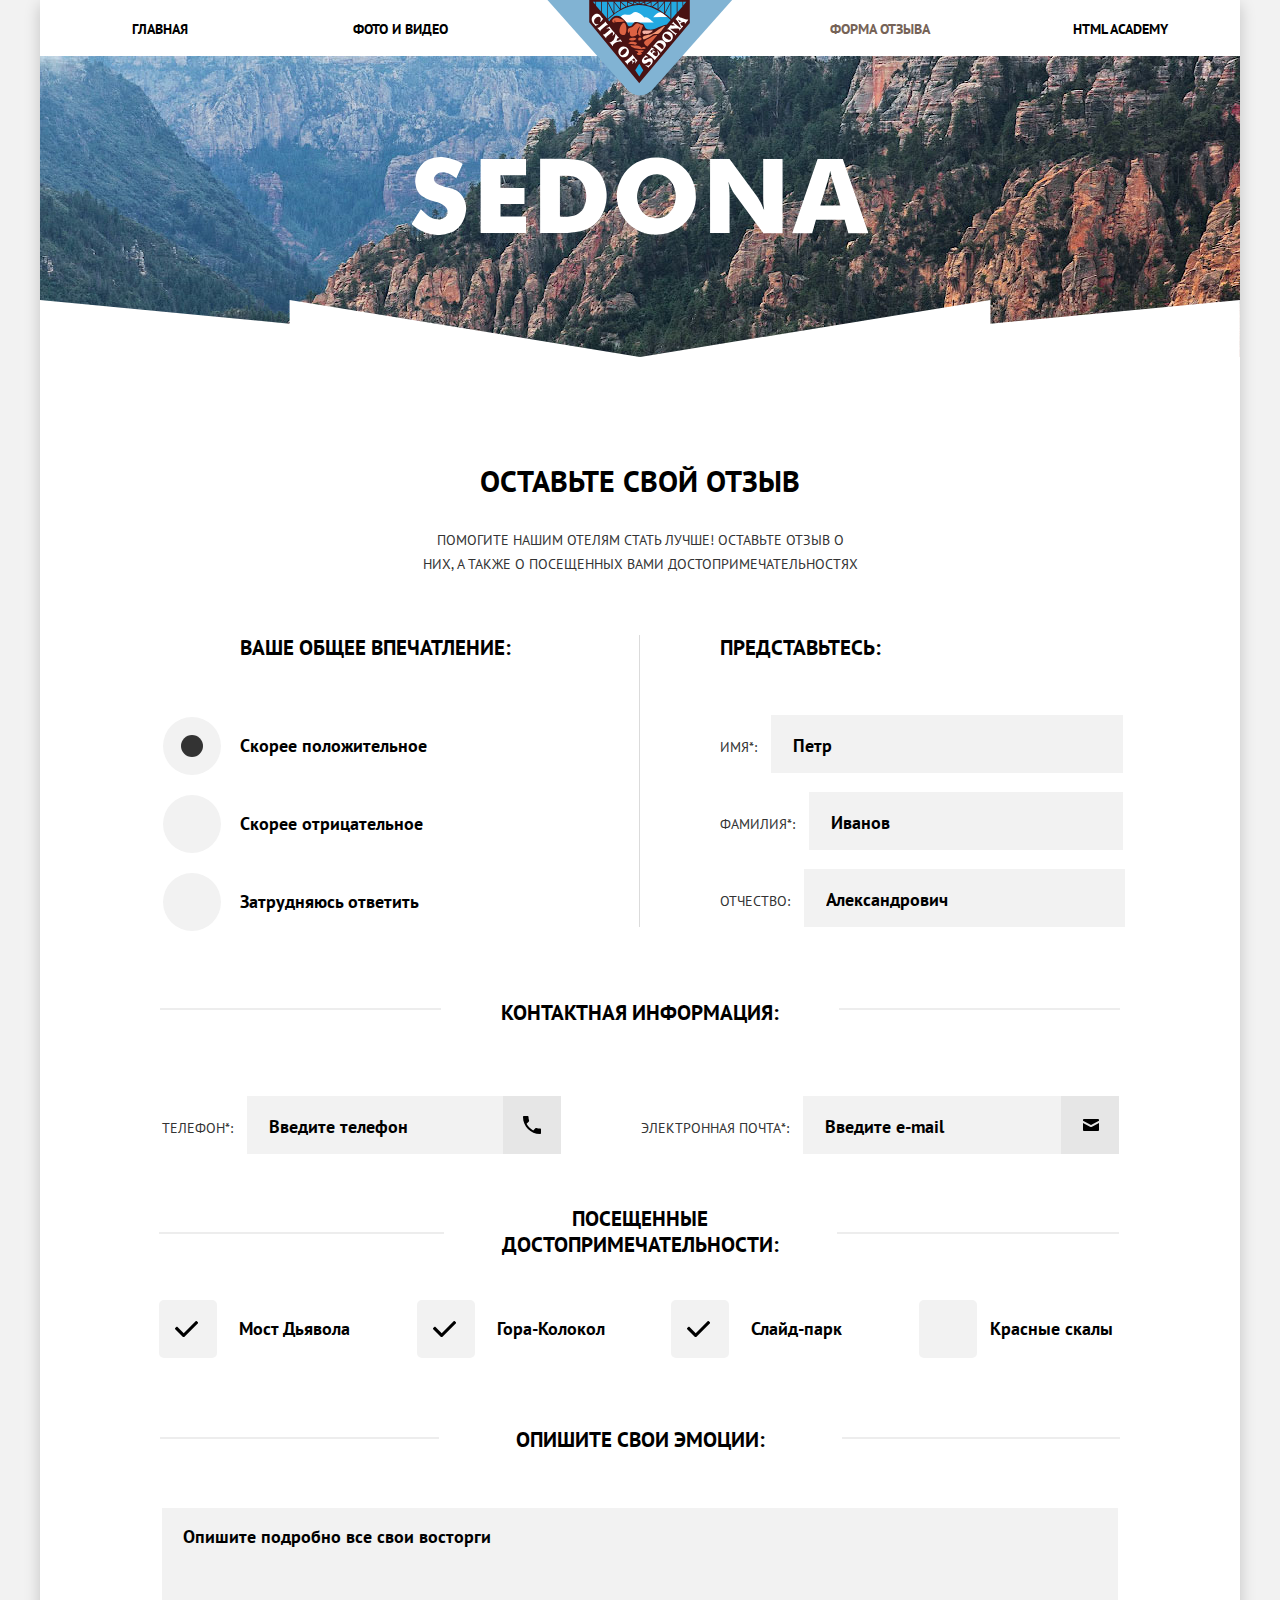
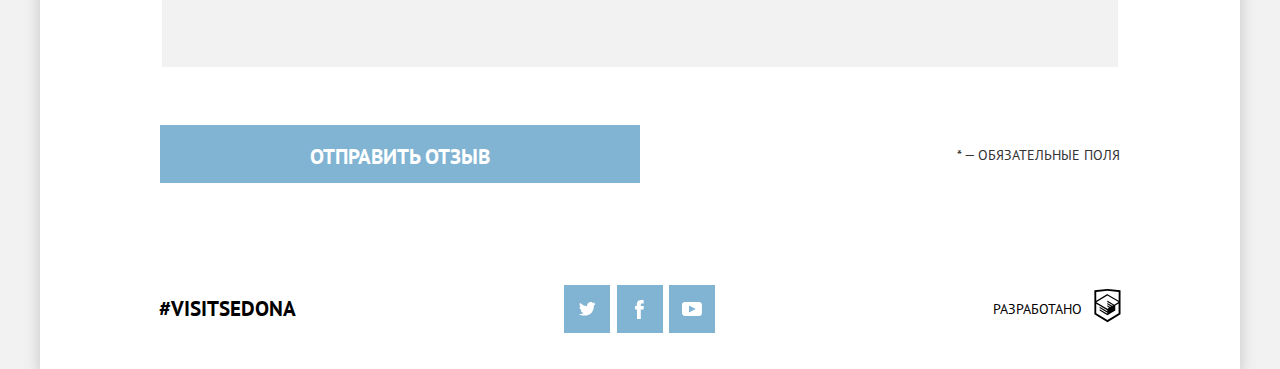
<file: sait3/form.html>
<!DOCTYPE html><html class="page" lang="ru"><head><meta charset="utf-8"><meta name="viewport" content="width=device-width,initial-scale=1"><title>HTML Academy: Седона</title><link rel="preload" href="fonts/ptsans.woff2" as="font"><link rel="preload" href="fonts/ptsansbold.woff2" as="font"><link rel="stylesheet" href="css/style.min.css"></head><body class="page__body"><div class="wrapper"><header class="page-header"><a class="page-header__logo" href="index.html"><picture><source media="(min-width: 1200px)" srcset="img/logotype-desktop.svg"><source media="(min-width: 768px)" srcset="img/logotype-tablet.svg"><img class="page-header__logo-image" src="img/logotype-mobile.svg" width="102" height="84" alt="Логотип"></picture></a><nav class="main-nav"><button class="main-nav__toggle" type="button"><span class="visually-hidden">Ионка меню бургера</span></button><ul class="main-nav__list site-list"><li class="site-list__item"><a href="index.html">Главная</a></li><li class="site-list__item"><a href="catalog.html">Фото и видео</a></li><li class="site-list__item site-list__item--active"><a>Форма Отзыва</a></li><li class="site-list__item"><a href="#">HTML ACADEMY</a></li></ul></nav></header><main class="page-main"><div class="big-logo big-logo--form"><img class="big-logo__text big-logo__text--form" src="img/sedona.svg" width="229" height="39" alt="Текст логотипа"></div><section class="review"><div class="review__wrapper"><div class="review__call"><h2 class="review__title">Оставьте свой отзыв</h2><p class="review__text">Помогите нашим отелям стать лучше! оставьте отзыв о них, а также о посещенных вами достопримечательностях</p></div><form class="review__form form" method="POST" action="https://echo.htmlacademy.ru"><div class="form__wrapper"><div class="form__presentation"><h3 class="form__title form__title--presentation">представьтесь:</h3><label class="form__label input input--presentation"><span class="input__text">Имя*:</span> <input class="input__text-field input__text-field--first-name" type="text" name="first-name" placeholder="Петр" required></label> <label class="form__label input input--presentation"><span class="input__text">Фамилия*:</span> <input class="input__text-field input__text-field--last-name" type="text" name="last-name" placeholder="Иванов" required></label> <label class="form__label input input--presentation"><span class="input__text">Отчество:</span> <input class="input__text-field input__text-field--patronymic" type="text" name="patronymic" placeholder="Александрович" required></label></div><div class="form__contacts"><div class="form__line"><h3 class="form__title form__title--contacts">Контактная информация:</h3></div><div class="form__contacts-wrapper"><label class="form__label input input--tel"><span class="input__text input__text--tel">Телефон*:</span> <input class="input__text-field input__text-field--tel" type="tel" name="tel" placeholder="Введите телефон" required></label> <label class="form__label input input--email"><span class="input__text input__text--email">Электронная почта*:</span> <input class="input__text-field input__text-field--email" type="email" name="e-mail" placeholder="Введите e-mail" required></label></div></div><div class="form__impression"><h3 class="form__title form__title--impression">Ваше общее впечатление:</h3><label class="form__label-radio choice"><input class="choice__input visually-hidden" type="radio" name="impression" checked="checked"> <span class="choice__text choice__text--radio">Скорее положительное</span></label> <label class="form__label-radio choice"><input class="choice__input visually-hidden" type="radio" name="impression"> <span class="choice__text choice__text--radio">Скорее отрицательное</span></label> <label class="form__label-radio choice"><input class="choice__input visually-hidden" type="radio" name="impression"> <span class="choice__text choice__text--radio">Затрудняюсь ответить</span></label></div><div class="form__sight"><div class="form__line form__line--checkbox"><h3 class="form__title form__title--checkbox">посещенные достопримечательности:</h3></div><div class="form__checkbox-wrapper"><label class="form__label-checkbox choice choice--checkbox"><input class="choice__input visually-hidden" type="checkbox" name="sight" checked="checked"> <span class="choice__text choice__text-checkbox">Мост Дьявола</span></label> <label class="form__label-checkbox choice choice--checkbox"><input class="choice__input visually-hidden" type="checkbox" name="sight" checked="checked"> <span class="choice__text choice__text-checkbox">Гора-Колокол</span></label> <label class="form__label-checkbox choice choice--checkbox"><input class="choice__input visually-hidden" type="checkbox" name="sight" checked="checked"> <span class="choice__text choice__text-checkbox">Слайд-парк</span></label> <label class="form__label-checkbox choice choice--checkbox"><input class="choice__input visually-hidden" type="checkbox" name="sight"> <span class="choice__text choice__text-checkbox choice__text-checkbox--rock">Красные скалы</span></label></div></div><div class="form__emotion"><div class="form__line form__line--emotion"><h3 class="form__title form__title--emotion">Опишите свои эмоции:</h3></div><textarea class="form__textarea" id="comment" name="comment" placeholder="Опишите подробно все свои восторги"></textarea></div><div class="form__end"><button id="send-form" class="button form__button" type="submit">Отправить отзыв</button><p class="form__footnote">* — обязательные поля</p></div></div></form><section class="failure-popup failure-popup--open"><div class="failure-popup__wrapper"><h3 class="failure-popup__title">что-то пошло не так!</h3><p class="failure-popup__text">Проверьте поля, выделенные красным, скорее всего вы забыли их заполнить</p><button id="popup-failure-close" class="button failure-popup__button" type="button">ок</button></div></section><section class="success-popup success-popup--open"><div class="success-popup__wrapper"><h3 class="success-popup__title">ваш отзыв отправлен!</h3><p class="success-popup__text">Спасибо за ваше участие, ваш отзыв уже поступил к нам. В&nbsp;ближайшее время мы опубликуем его на сайте.</p></div><div class="success-popup__end"><button id="popup-close" class="button success-popup__button" type="button">закрыть окно</button></div></section></div></section></main><footer class="page-footer"><div class="page-footer__container"><div class="page-footer__social social"><b class="social__title">#visitsedona</b><ul class="social__list"><li class="social__item"><a class="social__link social__link--telegramm" href="#"><img class="social__icon" src="img/icon-twitter.svg" width="17" height="14" alt="Телеграмм"></a></li><li class="social__item"><a class="social__link social__link--facebook" href="#"><img class="social__icon" src="img/icon-facebook.svg" width="9" height="19" alt="Фейсбук"></a></li><li class="social__item"><a class="social__link social__link--youtube" href="#"><img class="social__icon" src="img/icon-youtube.svg" width="20" height="14" alt="Ютуб"></a></li></ul></div><div class="page-footer__copyright copyright"><p class="copyright__text">Разработано</p><a class="copyright__link" href="https://htmlacademy.ru/intensive/adaptive"><svg class="copyright__icon" width="27" height="34"><use xlink:href="img/sprite.svg#htmlacademy"></use></svg></a></div></div></footer></div><script src="js/script.min.js"></script></body></html>
</file>
<file: sait2/css/style.min.css>
/*! normalize.css v8.0.1 | MIT License | github.com/necolas/normalize.css */
html{line-height:1.15;-webkit-text-size-adjust:100%}body{margin:0}details,main{display:block}h1{font-size:2em;margin:.67em 0}hr{-webkit-box-sizing:content-box;box-sizing:content-box;height:0;overflow:visible}code,kbd,pre,samp{font-family:monospace,monospace;font-size:1em}a{background-color:transparent}abbr[title]{border-bottom:none;-webkit-text-decoration:underline dotted;text-decoration:underline dotted}b,strong{font-weight:bolder}small{font-size:80%}sub,sup{font-size:75%;line-height:0;position:relative;vertical-align:baseline}sub{bottom:-.25em}sup{top:-.5em}img{border-style:none}button,input,optgroup,select,textarea{font-family:inherit;font-size:100%;line-height:1.15;margin:0}button,input{overflow:visible}button,select{text-transform:none}[type=button],[type=reset],[type=submit],button{-webkit-appearance:button}[type=button]::-moz-focus-inner,[type=reset]::-moz-focus-inner,[type=submit]::-moz-focus-inner,button::-moz-focus-inner{border-style:none;padding:0}[type=button]:-moz-focusring,[type=reset]:-moz-focusring,[type=submit]:-moz-focusring,button:-moz-focusring{outline:1px dotted ButtonText}fieldset{padding:.35em .75em .625em}legend{color:inherit;display:table;max-width:100%;white-space:normal}progress{vertical-align:baseline}textarea{overflow:auto}[type=checkbox],[type=radio],legend{-webkit-box-sizing:border-box;box-sizing:border-box;padding:0}[type=number]::-webkit-inner-spin-button,[type=number]::-webkit-outer-spin-button{height:auto}[type=search]{-webkit-appearance:textfield;outline-offset:-2px}[type=search]::-webkit-search-decoration{-webkit-appearance:none}::-webkit-file-upload-button{-webkit-appearance:button;font:inherit}summary{display:list-item}[hidden],template{display:none}@font-face{font-family:"Open Sans";font-weight:300;font-style:normal;font-display:swap;src:local("Open Sans-300"),url(../fonts/open-sans-v18-latin_cyrillic-ext-300.woff2) format("woff2"),url(../fonts/open-sans-v18-latin_cyrillic-ext-300.woff) format("woff")}@font-face{font-family:"Open Sans";font-weight:400;font-style:normal;font-display:swap;src:local("Open Sans-regular"),url(../fonts/open-sans-v18-latin_cyrillic-ext-regular.woff2) format("woff2"),url(../fonts/open-sans-v18-latin_cyrillic-ext-regular.woff) format("woff")}@font-face{font-family:"Open Sans";font-weight:600;font-style:normal;font-display:swap;src:local("Open Sans-600"),url(../fonts/open-sans-v18-latin_cyrillic-ext-600.woff2) format("woff2"),url(../fonts/open-sans-v18-latin_cyrillic-ext-600.woff) format("woff")}@font-face{font-family:"Open Sans";font-weight:700;font-style:normal;font-display:swap;src:local("Open Sans-bold"),url(../fonts/open-sans-v18-latin_cyrillic-ext-700.woff2) format("woff2"),url(../fonts/open-sans-v18-latin_cyrillic-ext-700.woff) format("woff")}*,.page,::after,::before{-webkit-box-sizing:border-box;box-sizing:border-box}.page{overflow-y:scroll;scroll-behavior:smooth;height:100%}.page-body{min-height:100%;display:grid;grid-template-rows:-webkit-min-content 1fr -webkit-min-content;grid-template-rows:min-content 1fr min-content;-ms-flex-line-pack:start;align-content:start;background-color:#fff;color:#000;font-family:"Open Sans","Arial",sans-serif;font-weight:600;font-style:normal;font-size:30px;line-height:30px}.page-body--opened{height:100vh;overflow:hidden}.page-body--opened .site-list{height:100vh;overflow:auto}.page-footer{padding-top:50px}@media (max-width:1023px){.page-footer{padding-top:46px}}.page-footer__address{text-align:center;padding-top:72px}@media (max-width:1023px){.page-footer__address{padding-top:0}}@media (max-width:767px){.page-footer__address{padding-top:6px}}.page-footer__address h3{color:#1f1f1f;font-size:30px;letter-spacing:-.005em;font-weight:600}@media (max-width:1023px){.page-footer__address h3{font-size:24px;margin-bottom:20px}}@media (max-width:767px){.page-footer__address h3{font-size:18px}}.page-footer__address p{font-weight:400;font-size:17px;line-height:31px;width:555px;opacity:.7;margin:0 auto 39px}@media (max-width:1023px){.page-footer__address p{width:629px;margin-bottom:20px}}@media (max-width:767px){.page-footer__address p{width:268px}}.page-footer__wrapper{margin:0 auto;width:957px}@media (max-width:1023px){.page-footer__wrapper{width:698px}}@media (max-width:767px){.page-footer__wrapper{width:320px}}.page-footer__map{border:0}@media (max-width:1023px){.page-footer__map{width:698px;height:545px}}@media (max-width:767px){.page-footer__map{height:250px;width:320px}}.page-footer__contacts{display:-webkit-box;display:-ms-flexbox;display:flex;width:564px;-webkit-box-pack:justify;-ms-flex-pack:justify;justify-content:space-between;-ms-flex-wrap:wrap;flex-wrap:wrap;margin:35px auto 0;padding-bottom:98px}@media (max-width:1023px){.page-footer__contacts{margin-top:17px;padding-bottom:53px}}@media (max-width:767px){.page-footer__contacts{width:100%;-webkit-box-pack:center;-ms-flex-pack:center;justify-content:center;-webkit-box-orient:vertical;-webkit-box-direction:normal;-ms-flex-direction:column;flex-direction:column;-webkit-box-align:center;-ms-flex-align:center;align-items:center;padding-bottom:26px;margin-top:26px}}.page-footer__contacts a{position:relative;font-size:16px;line-height:22px;font-weight:400;color:#000;opacity:.5;padding:0 0 0 41px;text-decoration:none;margin:0 0 30px}.page-footer__contacts a:hover,.page-header--opened .main-nav__toggle:hover{background-color:#c9ccd4}.page-footer__contacts a:active{background-color:rgba(201,204,212,.6)}@media (max-width:767px){.page-footer__contacts a{margin-bottom:25px}}.page-footer__contacts-mail::before,.page-footer__contacts-tel::before{content:"";position:absolute;left:0;top:0;width:26px;height:20px;background-image:url(../img/mail-icon.svg);background-repeat:no-repeat}.page-footer__contacts-tel::before{width:17px;height:24px;background-image:url(../img/tel-icon.svg)}.site-list{max-width:874px;width:100%;margin:0 auto;display:-webkit-box;display:-ms-flexbox;display:flex;-webkit-box-pack:justify;-ms-flex-pack:justify;justify-content:space-between;-ms-flex-wrap:wrap;flex-wrap:wrap;list-style:none;border-bottom:1px solid rgba(255,255,255,.2);padding:17px 0 8px}@media (max-width:1023px){.site-list{position:absolute;max-width:100%;z-index:5;top:0;left:0;padding:100px 0 138px;-webkit-box-pack:stretch;-ms-flex-pack:stretch;justify-content:stretch;-webkit-box-orient:vertical;-webkit-box-direction:normal;-ms-flex-direction:column;flex-direction:column;display:none}}.page-header__slogan p,.site-list__item a{font-weight:300;line-height:32px;letter-spacing:-.005em}.site-list__item a{padding-right:20px;padding-left:20px;text-decoration:none;font-size:16px;color:rgba(255,255,255,.7)}.form h3,.site-list__item a:hover{color:#fff}@media (max-width:1023px){.site-list__item a:hover{color:#48494d;background-color:#c9ccd4}}.site-list__item a:active{color:rgba(255,255,255,.3)}@media (max-width:1023px){.site-list__item a:active{color:#48494d;background-color:rgba(201,204,212,.5)}.site-list__item a{position:relative;font-weight:400;font-size:20px;line-height:140%;color:#48494d;background-color:#f6f6f6;padding-top:17px;padding-bottom:17px;padding-left:16px;margin-bottom:30px;display:block}.site-list__item a::after{content:"";position:absolute;width:25px;height:25px;top:25px;right:8px;background-image:url(../img/shape.svg);background-repeat:no-repeat}.page-header--opened .site-list{display:-webkit-box;display:-ms-flexbox;display:flex;background-color:#fff}.page-header--nojs .site-list{position:relative;display:-webkit-box;display:-ms-flexbox;display:flex}}.page-header{position:relative;background-image:url(../img/bike.jpg);background-repeat:no-repeat;background-position:center top;background-size:cover;background-color:#131314}@media (-webkit-min-device-pixel-ratio:2),(min-resolution:2dppx){.page-header{background-image:url(../img/bike@2x.jpg)}}@media (max-width:1023px){.page-header{background:0 0}}.webp .page-header{background-image:url(../img/bike.webp)}@media (-webkit-min-device-pixel-ratio:2),(min-resolution:2dppx){.webp .page-header{background-image:url(../img/bike@2x.webp)}}@media (max-width:1023px){.webp .page-header{background:0 0}}.page-header__wrapper{max-width:879px;width:100%;margin:250px auto 0;display:-webkit-box;display:-ms-flexbox;display:flex;-webkit-box-pack:justify;-ms-flex-pack:justify;justify-content:space-between;padding-bottom:219px}@media (max-width:1023px){.page-header__wrapper{max-width:100%;-webkit-box-orient:vertical;-webkit-box-direction:normal;-ms-flex-direction:column;flex-direction:column;-webkit-box-pack:center;-ms-flex-pack:center;justify-content:center;-webkit-box-align:center;-ms-flex-align:center;align-items:center;margin-top:0;margin-bottom:26px;padding-bottom:43px}.page-header__container{background-image:url(../img/bike-tablet.jpg);background-color:#131314;background-repeat:no-repeat;background-position:center top;background-size:cover;padding:135px 0 80px;width:100%}}@media (max-width:1023px) and (-webkit-min-device-pixel-ratio:2),(max-width:1023px) and (min-resolution:2dppx){.page-header__container{background-image:url(../img/bike-tablet@2x.jpg)}}@media (max-width:767px){.page-header__container{margin-bottom:0;padding:121px 0 70px;background-image:url(../img/bike-mobile.jpg)}}@media (max-width:767px) and (-webkit-min-device-pixel-ratio:2),(max-width:767px) and (min-resolution:2dppx){.page-header__container{background-image:url(../img/bike-mobile@2x.jpg)}}@media (max-width:1023px){.webp .page-header__container{background-image:url(../img/bike-tablet.webp)}}@media (max-width:1023px) and (-webkit-min-device-pixel-ratio:2),(max-width:1023px) and (min-resolution:2dppx){.webp .page-header__container{background-image:url(../img/bike-tablet@2x.webp)}}@media (max-width:767px){.webp .page-header__container{background-image:url(../img/bike-mobile.webp)}}@media (max-width:767px) and (-webkit-min-device-pixel-ratio:2),(max-width:767px) and (min-resolution:2dppx){.webp .page-header__container{background-image:url(../img/bike-mobile@2x.webp)}}@media (max-width:1023px){.page-header__logo{position:absolute;z-index:6;top:19px;left:22px}.page-header--opened .page-header__logo{display:none}}.page-header__slogan h2{width:381px;font-weight:700;font-size:46px;line-height:64px;letter-spacing:-.005em;color:#fff;padding:0;margin:27px 0 25px}@media (max-width:1023px){.page-header__slogan h2{width:435px;font-size:30px;line-height:42px;text-align:center;margin:0 auto 19px}}@media (max-width:767px){.page-header__slogan h2{width:288px}}.page-header__slogan p{width:381px;font-size:20px;color:rgba(255,255,255,.8)}@media (max-width:1023px){.page-header__slogan p{width:435px;font-size:18px;margin:0 auto;text-align:center}}@media (max-width:767px){.page-header__slogan p{width:288px}}.form{width:327px;position:relative}@media (max-width:1023px){.form{width:321px;padding-top:59px}}@media (max-width:767px){.form{width:288px}}.form h3{font-weight:600;font-size:17px;line-height:28px;letter-spacing:-.005em;text-align:center;padding:11px 0 0;margin:0 0 18px}@media (max-width:1023px){.form h3{color:#000;font-size:18px;margin-bottom:29px}}@media (max-width:767px){.form h3{margin-bottom:19px}}.form__field input{width:329px;padding:14px 29px 10px;font-family:inherit;font-weight:400;font-size:15px;line-height:24px;color:#1c1c1c;border:1px solid #c9ccd4;border-radius:4px;margin-bottom:18px}.form__field input::-webkit-input-placeholder{font-family:inherit;font-weight:400;font-size:15px;line-height:24px;color:rgba(28,28,28,.5)}.form__field input::-moz-placeholder{font-family:inherit;font-weight:400;font-size:15px;line-height:24px;color:rgba(28,28,28,.5)}.form__field input:-ms-input-placeholder,.form__field input::-ms-input-placeholder{font-family:inherit;font-weight:400;font-size:15px;line-height:24px;color:rgba(28,28,28,.5)}.form__field input::placeholder{font-family:inherit;font-weight:400;font-size:15px;line-height:24px;color:rgba(28,28,28,.5)}@media (max-width:1023px){.form__field input{width:324px;padding:14px 21px 10px}}@media (max-width:767px){.form__field input{width:288px;padding:13px 19px 11px 26px}}.button{font-weight:600;font-size:15px;line-height:21px;background-color:#0ad9c6;color:#000;text-decoration:none;border-radius:6px;border:0;padding:16px 52px;display:inline-block;vertical-align:middle;cursor:pointer}.button:hover{background-color:rgba(10,217,198,.8)}.button:active{background-color:rgba(10,217,198,.5)}@media (max-width:1023px){.button{padding:16px 49px}}@media (max-width:767px){.button{padding:15px 33px}}.fact{padding-top:151px;padding-bottom:111px}@media (max-width:1023px){.fact{padding-top:0;padding-bottom:27px}}@media (max-width:767px){.fact{padding-top:2px;padding-bottom:35px}}.fact h3{font-weight:600;font-size:30px;line-height:30px;color:#1f1f1f;letter-spacing:-.005em;text-align:center;padding:0;margin:0 0 56px}@media (max-width:1023px){.fact h3{font-size:24px;line-height:41px;margin-bottom:37px}}.fact__list{max-width:1166px;width:100%;margin:0 auto;display:-webkit-box;display:-ms-flexbox;display:flex;-ms-flex-wrap:wrap;flex-wrap:wrap;-webkit-box-pack:justify;-ms-flex-pack:justify;justify-content:space-between;counter-reset:section;list-style-type:none;padding:0}@media (max-width:1023px){.fact__list{width:556px}}@media (max-width:767px){.fact__list{width:290px;-webkit-box-align:center;-ms-flex-align:center;align-items:center;-webkit-box-pack:center;-ms-flex-pack:center;justify-content:center}}.fact__list-item{position:relative;font-weight:400;font-size:22px;line-height:34px;color:#000;text-align:center;padding:47px 0 0;margin:0 0 40px;width:263px}.fact__list-item::before{position:absolute;counter-increment:section;content:"0" counter(section);top:-7px;left:50%;-webkit-transform:translateX(-50%);transform:translateX(-50%);font-weight:700;font-size:28px;line-height:38px;letter-spacing:-1px;color:#0ad9c6}@media (max-width:1023px){.fact__list-item{margin-bottom:49px}}@media (max-width:767px){.fact__list-item{font-size:18px;width:271px;margin-bottom:42px}}@media (max-width:1023px){.fact__list-item--last{margin-bottom:42px}}@media (max-width:767px){.fact__list-item--last{margin-bottom:49px}.fact__list-item:last-child{margin-bottom:40px}}.bike{background-color:#f6f7f9;padding-top:119px}@media (max-width:1023px){.bike{padding-top:26px}}.bike h3,.bike__list-item p{font-weight:600;letter-spacing:-.005em;text-align:center}.bike h3{margin-bottom:61px;font-size:30px;line-height:30px;color:#1f1f1f}@media (max-width:1023px){.bike h3{font-size:24px;line-height:41px;margin-bottom:30px}}.bike__list{max-width:1222px;width:100%;display:-webkit-box;display:-ms-flexbox;display:flex;-ms-flex-wrap:wrap;flex-wrap:wrap;margin:0 auto;padding-left:46px;padding-bottom:127px}@media (max-width:1221px){.bike__list{-webkit-box-align:center;-ms-flex-align:center;align-items:center;-webkit-box-pack:center;-ms-flex-pack:center;justify-content:center;padding-left:0;padding-bottom:48px}}@media (max-width:767px){.bike__list{padding-bottom:32px;-webkit-box-orient:vertical;-webkit-box-direction:normal;-ms-flex-direction:column;flex-direction:column}}.bike__list-item{position:relative;margin-right:50px}@media (max-width:767px){.bike__list-item{margin-right:0}}.bike__list-item p{font-size:22px;line-height:34px;color:#000;margin-top:16px}.bike__image{position:relative;z-index:2}@media (max-width:1023px){.bike__image{width:270px;height:300px;-o-object-fit:cover;object-fit:cover;border-radius:10px}}.bike__list-item--road::before{content:"";position:absolute;width:180px;height:180px;background-color:transparent;border:27px solid #0ad9c6;top:37%;-webkit-transform:translateY(-50%);transform:translateY(-50%);left:-59px;border-radius:50%}@media (max-width:1023px){.bike__list-item--road::before{top:70%;width:127px;height:127px;border-width:18px;left:-39px}}@media (max-width:767px){.bike__list-item--road::before{left:-25px}}.bike__list-item--mountain{margin-top:29px}.bike__list-item--mountain::after,.bike__list-item--mountain::before{content:"";position:absolute;width:47px;height:47px;background-color:transparent;border:8px solid #0ad9c6;z-index:3}.bike__list-item--mountain::before{top:-18px;left:-19px}.bike__list-item--mountain::after{bottom:53px;right:-23px}@media (max-width:1023px){.bike__list-item--mountain{margin-top:0;margin-right:0}.bike__list-item--mountain::after,.bike__list-item--mountain::before{display:none}}@media (max-width:767px){.bike__list-item--mountain{margin-top:20px}}.bike__list-item--baby{margin-top:-10px}@media (max-width:1023px){.bike__list-item--baby{margin-top:28px;margin-left:50px}}@media (max-width:767px){.bike__list-item--baby{margin-top:20px;margin-left:0}}.bike__list-item--baby::after{content:"";position:absolute;width:95px;height:95px;background-color:transparent;border:17px solid #0ad9c6;top:-32px;right:-36px;border-radius:50%;z-index:3}@media (max-width:1023px){.bike__list-item--baby::after{width:68px;height:68px;border-width:13px;top:-19px;right:-22px}}@media (max-width:767px){.bike__list-item--baby::after{right:-14px}}.video{position:relative;padding-top:91px;background:-webkit-gradient(linear,left top,left bottom,color-stop(87.8%,#131314),color-stop(12.2%,#fff));background:linear-gradient(180deg,#131314 87.8%,#fff 12.2%)}@media (max-width:1023px){.video{padding-top:46px;background:-webkit-gradient(linear,left top,left bottom,color-stop(82.9%,#131314),color-stop(17.1%,#fff));background:linear-gradient(180deg,#131314 82.9%,#fff 17.1%)}}@media (max-width:767px){.video{padding-top:60px;background:-webkit-gradient(linear,left top,left bottom,color-stop(88.8%,#131314),color-stop(11.2%,#fff));background:linear-gradient(180deg,#131314 88.8%,#fff 11.2%)}}.video__text{max-width:350px;margin:0 auto;padding-bottom:39px;text-align:center;color:#fff;letter-spacing:-.005em}@media (max-width:1023px){.video__text{max-width:429px;padding-bottom:23px}}@media (max-width:767px){.video__text{max-width:288px;padding-bottom:37px}}.video__text h3{margin-bottom:20px;font-weight:600;font-size:30px;line-height:30px}@media (max-width:1023px){.video__text h3{font-size:24px}}.video__text p{font-weight:300;font-size:16px;line-height:28px;opacity:.7}.video__image{position:relative}.video__image img{display:block;width:100%;max-width:929px;height:auto;margin:0 auto}@media (max-width:1023px){.video__image img{width:503px;-o-object-fit:cover;object-fit:cover}}@media (max-width:767px){.video__image img{width:288px}}.video__button{position:absolute;top:50%;left:50%;display:-webkit-box;display:-ms-flexbox;display:flex;-webkit-box-pack:center;-ms-flex-pack:center;justify-content:center;-webkit-box-align:center;-ms-flex-align:center;align-items:center;width:65px;height:65px;padding:0;border-radius:50%;-webkit-transform:translate(-50%,-50%);transform:translate(-50%,-50%)}@media (max-width:1023px){.video__button{width:90px;height:90px}}@media (max-width:767px){.video__button{width:65px;height:65px}}.video__button img{width:13px;height:18px;margin:auto}@media (max-width:1023px){.video__button img{width:18px;height:25px}}@media (max-width:767px){.video__button img{width:13px;height:18px}}.main-nav__toggle{position:absolute;z-index:6;width:50px;height:50px;top:0;right:0;background-color:#0ad9c6;cursor:pointer;border:0;display:none}.main-nav__toggle:hover{background-color:rgba(10,217,198,.8)}.main-nav__toggle:active{background-color:rgba(10,217,198,.5)}.main-nav__toggle::before{content:"";position:absolute;width:30px;height:30px;top:10px;left:10px;background-image:url(../img/menu-icon.svg);background-repeat:no-repeat}@media (max-width:1023px){.main-nav__toggle{display:-webkit-box;display:-ms-flexbox;display:flex}}.page-header--nojs .main-nav__toggle{display:none}.page-header--opened .main-nav__toggle{height:52px;background-color:#fff}.page-header--opened .main-nav__toggle:active{background-color:rgba(201,204,212,.7)}.page-header--opened .main-nav__toggle::before{content:"";position:absolute;width:26px;height:26px;left:15px;top:12px;background-image:url(../img/cross.svg)}.visually-hidden{position:absolute;width:1px;height:1px;margin:-1px;border:0;padding:0;white-space:nowrap;-webkit-clip-path:inset(100%);clip-path:inset(100%);clip:rect(0 0 0 0);overflow:hidden}
/*# sourceMappingURL=style.min.css.map */
</file>
<file: sait3/css/style.min.css>
/*! normalize.css v8.0.1 | MIT License | github.com/necolas/normalize.css */
html{line-height:1.15;-webkit-text-size-adjust:100%}body{margin:0}details,main{display:block}h1{font-size:2em;margin:.67em 0}hr{box-sizing:content-box;height:0;overflow:visible}code,kbd,pre,samp{font-family:monospace,monospace;font-size:1em}a{background-color:transparent}abbr[title]{border-bottom:none;-webkit-text-decoration:underline dotted;text-decoration:underline dotted}b,strong{font-weight:bolder}small{font-size:80%}sub,sup{font-size:75%;line-height:0;position:relative;vertical-align:baseline}sub{bottom:-.25em}sup{top:-.5em}img{border-style:none}button,input,optgroup,select,textarea{font-family:inherit;font-size:100%;line-height:1.15;margin:0}button,input{overflow:visible}button,select{text-transform:none}[type=button],[type=reset],[type=submit],button{-webkit-appearance:button}[type=button]::-moz-focus-inner,[type=reset]::-moz-focus-inner,[type=submit]::-moz-focus-inner,button::-moz-focus-inner{border-style:none;padding:0}[type=button]:-moz-focusring,[type=reset]:-moz-focusring,[type=submit]:-moz-focusring,button:-moz-focusring{outline:1px dotted ButtonText}fieldset{padding:.35em .75em .625em}legend{color:inherit;display:table;max-width:100%;white-space:normal}progress{vertical-align:baseline}textarea{overflow:auto}[type=checkbox],[type=radio],legend{box-sizing:border-box;padding:0}[type=number]::-webkit-inner-spin-button,[type=number]::-webkit-outer-spin-button{height:auto}[type=search]{-webkit-appearance:textfield;outline-offset:-2px}[type=search]::-webkit-search-decoration{-webkit-appearance:none}::-webkit-file-upload-button{-webkit-appearance:button;font:inherit}summary{display:list-item}.offer__text--gift br,[hidden],template{display:none}@font-face{font-family:"PT Sans";font-weight:400;font-style:normal;font-display:swap;src:local("PT Sans-regular"),url(../fonts/ptsans.woff2) format("woff2"),url(../fonts/ptsans.woff) format("woff")}@font-face{font-family:"PT Sans";font-weight:700;font-style:normal;font-display:swap;src:local("PT Sans-bold"),url(../fonts/ptsansbold.woff2) format("woff2"),url(../fonts/ptsansbold.woff) format("woff")}.page{height:100%;font-family:"PT Sans","Arial",sans-serif;font-weight:400;font-style:normal;font-size:14px;line-height:21px;text-transform:uppercase}.page__body{min-height:100%;background-color:#f2f2f2;color:#000}.button{font-weight:700;font-size:21px;line-height:26px;background-color:#81b3d2;color:#fff;text-decoration:none;padding:15px 32px 18px;display:inline-block;border:0;text-transform:uppercase}.button:hover{background-color:#669ec0}.button:active{background-color:#5496bd;color:rgba(255,255,255,.3)}.button:disabled{background-color:#e5e5e5}.main-nav__list{padding:0;list-style:none;margin:0 0 55px}@media (min-width:768px){.main-nav__list{display:flex;justify-content:space-between;margin-bottom:8px}}.main-nav__toggle{position:absolute;background-color:transparent;bottom:-38px;right:20px;border:0;display:none}.main-nav__toggle::before{position:absolute;content:"";right:0;bottom:0;width:23px;height:22px;background-image:url(../img/icon-menu.svg);background-repeat:no-repeat}.main-nav__toggle:hover::before{opacity:.6}.main-nav__toggle:active::before{opacity:.3}@media (min-width:768px){.main-nav__toggle{display:none}}.site-list,.site-list__item{position:relative}.site-list::after{content:"";position:absolute;background-image:url(../img/icon-cross.svg);background-color:transparent;width:22px;height:22px;top:17px;right:20px;display:none}@media (min-width:768px){.site-list::after{display:none}}.site-list__item{padding-top:10px;padding-bottom:6px;box-shadow:0 1px 0 rgba(1,1,1,.2),inset 0 1px 0 rgba(255,255,255,.2)}.site-list__item:hover{background-color:#669ec0}@media (min-width:768px){.site-list__item:hover{background-color:#fff}}.site-list__item:active{background-color:#5496bd}@media (min-width:768px){.site-list__item:active{background-color:#fff}.site-list__item{padding-top:16px;box-shadow:none;width:20%}}.site-list__item:nth-child(2){margin-right:auto}.site-list__item:last-child::after{content:"";position:absolute;background:linear-gradient(180deg,transparent 0,rgba(0,0,0,.2) 100%);filter:drop-shadow(0 4px 4px rgba(0,0,0,.25));height:7px;width:100%;bottom:0;left:0}@media (min-width:768px){.site-list__item:last-child::after{display:none}}.site-list__item a{color:#fff;text-decoration:none;font-weight:700;padding:16px 90px 13px;width:320px;font-size:18px;line-height:40px;text-transform:uppercase}@media (min-width:768px){.site-list__item a:hover{color:#81b3d2}}.site-list__item a:active,.social__link:active img{opacity:.3}@media (min-width:768px){.site-list__item a:active{color:#000}.site-list__item a{color:#000;padding:0;font-size:14px;line-height:26px}.site-list__item--active a{color:#766357}.site-list__item--active a:hover{color:#604e43}}.description{text-align:center}.description__title{width:255px;font-weight:700;font-size:18px;line-height:26px;margin:27px auto 0}@media (min-width:768px){.description__title{width:520px;margin-top:37px;font-size:21px}}@media (min-width:1200px){.description__title{margin-top:49px}}.description__text{width:255px;padding-top:0;margin:31px auto 0;font-size:14px;line-height:26px}@media (min-width:768px){.description__text{width:520px}}.reason__container{background-color:#81b3d2;text-align:center;margin-top:34px}@media (min-width:768px){.reason__container{display:grid;grid-template-columns:1fr 2fr;margin-top:54px}}@media (min-width:1200px){.reason__container{margin-top:42px}}.reason__container--town{margin-bottom:34px}@media (min-width:768px){.reason__container--town{margin-bottom:158px}}.reason__container--bridge{margin-top:35px}@media (min-width:768px){.reason__container--bridge{grid-template-columns:2fr 1fr;margin-top:34px}}@media (min-width:1200px){.reason__container--bridge{margin-top:55px}}.reason__wrapper--bridge{padding-top:1px;padding-bottom:10px}@media (min-width:768px){.reason__wrapper--bridge{order:2}}.reason__wrapper{color:#fff;padding-top:31px;padding-bottom:25px}@media (min-width:768px){.reason__wrapper{padding-top:19px}}.reason__wrapper--town{position:relative}.reason__wrapper--town::before{content:"";position:absolute;background-image:url(../img/triangle.svg);background-position:center;background-repeat:no-repeat;height:37px;width:100%;top:-23px;left:0}@media (min-width:768px){.reason__wrapper--town::before{display:none}}.reason__title{font-weight:700;font-size:18px;line-height:26px;margin-bottom:11px}@media (min-width:768px){.reason__title{font-size:21px;width:192px;text-align:center;margin:20px auto 15px}}@media (min-width:1200px){.reason__title{margin-top:29px}}.reason__title--bridge{margin-top:9px}@media (min-width:768px){.reason__title--bridge{margin-top:25px;width:150px}}@media (min-width:1200px){.reason__title--bridge{margin-top:33px}}.reason__number{margin-top:0;margin-bottom:17px}@media (min-width:768px){.reason__text{width:192px;margin:21px auto 0}}@media (min-width:1200px){.reason__text{width:275px}}.reason__text--bridge{margin-bottom:9px}@media (min-width:1200px){.reason__text--bridge{width:233px}}.reason__image{display:block}@media (min-width:768px){.reason__image{width:512px;height:256px}}@media (min-width:1200px){.reason__image{width:800px}}.reason__container-grey{background-color:#eee;margin-top:0;padding:26px 20px 24px}@media (min-width:768px){.reason__container-grey{padding:20px 0 17px}}@media (min-width:1200px){.reason__container-grey{padding-bottom:38px}}.reason__grey{text-align:center}@media (min-width:768px){.reason__grey{display:flex;justify-content:space-between}}.reason__wrapper-grey{margin-bottom:26px;padding-bottom:24px;border-bottom:1px solid #d6d6d6}@media (min-width:768px){.reason__wrapper-grey{width:695px;margin-bottom:0;border-bottom:none}}.reason__wrapper-grey:last-child{margin-bottom:0;border-bottom:none;padding-bottom:0}.reason__title--grey{margin-top:0}@media (min-width:768px){.reason__title--grey{margin-top:22px;width:152px}}.reason__text--grey{width:248px;margin:0 auto}@media (min-width:768px){.reason__text--grey{width:180px;margin-top:22px}}@media (min-width:1200px){.reason__text--grey{width:315px}}@media (min-width:768px){.reason__text--vegas{width:150px}}@media (min-width:1200px){.reason__text--vegas{width:315px}}@media (min-width:768px){.offer{display:flex;justify-content:space-between;margin:0 auto;width:701px}}@media (min-width:1200px){.offer{width:1116px}}.offer__wrapper{position:relative;margin-bottom:26px}.offer__image{position:absolute;left:21px;top:-10px}@media (min-width:768px){.offer__image{top:-99px;left:56px}.offer__image--house{width:75px;height:72px}}@media (min-width:1200px){.offer__image--house{left:120px}}@media (min-width:768px){.offer__image--gift{width:64px;height:75px;top:-101px;left:63px}}@media (min-width:1200px){.offer__image--gift{left:120px}}.offer__image--burger{left:19px;top:-5px}@media (min-width:768px){.offer__image--burger{top:-95px;left:58px;width:76px;height:68px}}@media (min-width:1200px){.offer__image--burger{left:120px}}@media (min-width:768px){.offer__wrapper--last{order:3}}.offer__title{font-weight:700;font-size:18px;line-height:26px;margin:0 auto;width:240px;padding-left:58px}@media (min-width:768px){.offer__title{font-size:21px;width:185px;padding-left:0;text-align:center;margin-bottom:23px}}@media (min-width:1200px){.offer__title{width:313px}}.offer__text{width:240px;padding-left:58px;margin:16px auto 0}@media (min-width:768px){.offer__text{width:185px;padding-left:0;text-align:center}}@media (min-width:1200px){.offer__text{width:282px}}.offer__text--burger{width:210px;padding-left:28px}@media (min-width:768px){.offer__text--burger{padding-left:0;width:155px}}@media (min-width:1200px){.offer__text--burger{width:300px}}@media (min-width:768px){.offer__text--gift{width:193px}}@media (min-width:1200px){.offer__text--gift{width:220px}}@media (min-width:1200px){.offer__text--gift br{display:block}}.call__title{font-weight:700;font-size:21px;line-height:26px;margin-top:33px}@media (min-width:768px){.call__title{font-size:30px;margin-top:56px;margin-bottom:33px}}.call__text{font-size:14px;line-height:24px;width:270px;margin:0 auto 28px}@media (min-width:768px){.call__text{width:450px;margin-bottom:39px}}@media (min-width:1200px){.call__text{margin-bottom:44px}}.call__text br{display:none}@media (min-width:768px){.call__text br{display:block}}.call__button{padding-left:47px;padding-right:47px;margin-bottom:49px}@media (min-width:768px){.call__button{padding-left:136px;padding-right:136px;margin-bottom:58px}}@media (min-width:1200px){.call__button{margin-bottom:66px}}.social__title{font-weight:700;font-size:21px;line-height:26px}.social__list{padding:0;list-style:none;display:flex;justify-content:space-between;width:151px;margin:34px auto 0}@media (min-width:768px){.social__list{margin:0}}.social__link{width:46px;height:48px;background-color:#81b3d2;display:flex;align-items:center;justify-content:center}.social__link:hover{background-color:#669ec0}.social__link:active{background-color:#5496bd}.copyright__text{line-height:26px}.copyright__link:hover svg{fill:#81b3d2}.copyright__link:active svg{fill:rgba(0,0,0,.3)}.copyright__icon{fill:#000}.form__wrapper{display:flex;flex-wrap:wrap}@media (min-width:768px){.form__wrapper{margin-top:65px}}@media (min-width:1200px){.form__wrapper{margin-top:37px}}.form__impression{position:relative;margin-top:20px;padding-bottom:44px;width:320px;border-bottom:1px solid #e5e5e5}.form__impression::before{content:"";position:absolute;width:1px;height:292px;top:0;right:0;background-color:#dbdbdb;display:none}@media (min-width:768px){.form__impression::before{display:block}.form__impression{order:-3;width:50%;align-items:center;border-bottom:none}}.form__presentation{display:flex;flex-direction:column;margin-top:20px;padding-bottom:27px;border-bottom:1px solid #e5e5e5}@media (min-width:768px){.form__presentation{width:50%;align-items:center;border-bottom:none}}@media (min-width:1200px){.form__presentation{align-items:flex-start}}.form__contacts{display:flex;flex-direction:column;margin-top:20px;padding-bottom:28px;border-bottom:1px solid #e5e5e5}@media (min-width:768px){.form__contacts{width:100%;margin-top:44px;border-bottom:none}}@media (min-width:1200px){.form__contacts{margin-top:41px}}.form__contacts-wrapper{display:flex;flex-direction:column}@media (min-width:1200px){.form__contacts-wrapper{flex-direction:row;margin-top:57px}}.form__sight{display:flex;flex-direction:column;text-align:center;margin-top:15px}@media (min-width:768px){.form__sight{align-items:center;width:100%}}.form__emotion{text-align:center;margin:20px auto 0}@media (min-width:768px){.form__emotion{width:100%;margin-top:24px}}.form__end{text-align:center;margin:0 auto}@media (min-width:768px){.form__end{width:100%;display:flex;justify-content:space-between;margin-top:55px;margin-bottom:67px;padding:0 60px}}@media (min-width:1200px){.form__end{padding:0 120px;margin-bottom:72px}}.form__checkbox-wrapper{display:flex;flex-direction:column;text-align:left;border-bottom:1px solid #e5e5e5}@media (min-width:768px){.form__checkbox-wrapper{flex-wrap:wrap;justify-content:space-between;flex-direction:row;width:443px;border-bottom:none}}@media (min-width:1200px){.form__checkbox-wrapper{width:946px}}.form__label{margin-top:19px;padding:0 20px}@media (min-width:768px){.form__label{padding:0 0 0 3px}}.form__label-radio{margin-top:40px;display:block}@media (min-width:768px){.form__label-radio{margin-top:52px}}.form__label-checkbox{margin-top:0;margin-bottom:54px;display:block}@media (min-width:768px){.form__label-checkbox{margin-bottom:61px}}.form__label-checkbox:last-child{margin-bottom:40px}.form__title{font-weight:700;font-size:18px;line-height:26px;margin:0 auto;display:block}@media (min-width:768px){.form__title{font-size:21px;margin-bottom:24px}}.form__title--impression{padding-left:43px}@media (min-width:768px){.form__title--impression{padding-left:60px;margin-bottom:72px}}@media (min-width:1200px){.form__title--impression{padding-left:200px}}@media (min-width:768px){.form__title--presentation{padding-right:106px;margin:0 0 35px}}@media (min-width:1200px){.form__title--presentation{padding-right:0;padding-left:80px}}.form__title--checkbox{margin-bottom:36px}@media (min-width:768px){.form__title--checkbox{width:307px;margin-top:9px;margin-bottom:58px}.form__title--contacts{margin-bottom:4px}}.form__button{padding:19px 50px 13px 49px;margin-top:45px;margin-bottom:44px}@media (min-width:768px){.form__button{margin:-2px 0 0;padding-left:64px;padding-right:78px}}@media (min-width:1200px){.form__button{margin-top:-3px;padding-left:150px;padding-right:150px}}.form__textarea{font-family:inherit;font-weight:700;font-size:18px;line-height:26px;color:#000;background-color:#f2f2f2;border:4px solid transparent;padding:9px 11px 21px 17px;margin-top:15px;width:241px;height:120px;resize:none}.form__textarea::-moz-placeholder{color:#000}.form__textarea::placeholder{color:#000}.form__textarea:hover{background-color:#e5e5e5}.form__textarea:active,.form__textarea:focus{background-color:#fff;border-color:#e5e5e5;outline:0}@media (min-width:768px){.form__textarea{width:616px;margin-top:31px;padding-top:12px;height:118px}}@media (min-width:1200px){.form__textarea{width:920px}}.form__footnote{display:none;line-height:26px;color:#333}@media (min-width:768px){.form__footnote{display:block}}.form__line{text-align:center;position:relative}.form__line::before{content:"";position:absolute;width:648px;height:1px;background-color:#dbdbdb;left:60px;top:38%;transform:translateY(-50%);z-index:1;display:none}@media (min-width:768px){.form__line::before{display:block}}@media (min-width:1200px){.form__line::before{left:120px;width:960px;top:30%}}@media (min-width:768px){.form__line h3{position:relative;z-index:2;background-color:#fff;padding-left:60px;padding-right:60px;display:inline-block}.form__line--checkbox::before{top:30%;left:-127px}}@media (min-width:1200px){.form__line--checkbox::before{left:-285px}}@media (min-width:768px){.form__line .form__title--checkbox{padding-left:47px;padding-right:47px}}@media (min-width:1200px){.form__line .form__title--checkbox{padding-left:43px;padding-right:43px}}@media (min-width:768px){.form__line--emotion::before{top:21%;left:60px}}@media (min-width:1200px){.form__line--emotion::before{left:120px}}@media (min-width:768px){.form__line .form__title--emotion{padding-left:75px;padding-right:75px}}@media (min-width:1200px){.form__line .form__title--emotion{padding-left:77px;padding-right:77px}}.review__call{text-align:center;margin-top:30px;padding-bottom:2px;border-bottom:1px solid #e5e5e5}@media (min-width:768px){.review__call{margin-top:55px;border-bottom:none}}@media (min-width:1200px){.review__call{margin-top:105px}}.review__title{font-weight:700;font-size:18px;line-height:26px;margin-bottom:29px}@media (min-width:768px){.review__title{font-size:30px;margin-bottom:34px}}.review__text{font-size:14px;line-height:24px;color:#333}@media (min-width:768px){.review__text{width:438px;margin:0 auto}}.input{position:relative}.input__text{line-height:26px;color:#333;margin-right:10px}.input__text-field{font-family:inherit;font-weight:700;font-size:18px;line-height:26px;color:#000;background-color:#f2f2f2;border:4px solid transparent;padding:14px 2px 10px 18px}.input__text-field::-moz-placeholder{font-family:inherit;font-weight:700;font-size:18px;line-height:26px;color:#000}.input__text-field::placeholder{font-family:inherit;font-weight:700;font-size:18px;line-height:26px;color:#000}.choice__text:hover::before,.input__text-field:hover{background-color:#e5e5e5}.input__text-field:active,.input__text-field:focus{background-color:#fff;border-color:#e5e5e5;outline:0}@media (min-width:1200px){.input--presentation{padding-left:80px}}.input--tel{margin-top:16px;position:relative}@media (min-width:768px){.input--tel{padding:0 80px 0 60px}}@media (min-width:1200px){.input--tel{width:50%;padding:0 0 0 100px;margin-top:0}}.input__text--tel{padding-left:21px}.input__text--tel::before{content:"";position:absolute;z-index:2;width:58px;height:58px;top:35px;right:21px;background-color:#e6e6e6}@media (min-width:768px){.input__text--tel::before{right:59px}}@media (min-width:1200px){.input__text--tel::before{top:9px}}.input__text--tel::after{content:"";position:absolute;z-index:3;width:18px;height:18px;top:55px;right:39px;background-image:url(../img/phone.svg)}@media (min-width:768px){.input__text--tel::after{right:79px}}@media (min-width:1200px){.input__text--tel::after{top:29px}}@media (min-width:768px){.input__text--tel{padding-left:22px}}@media (min-width:1200px){.input__text--tel{width:50%}}.input--email{margin-top:13px}@media (min-width:768px){.input--email{margin-top:24px;padding:0 80px 0 60px}}@media (min-width:1200px){.input--email{margin-top:9px;width:50%;padding:0 140px 0 0}}.input__text--email{padding-left:21px}.input__text--email::before{content:"";position:absolute;z-index:2;width:58px;height:58px;top:32px;right:21px;background-color:#e6e6e6}@media (min-width:768px){.input__text--email::before{right:59px}}@media (min-width:1200px){.input__text--email::before{top:0;right:121px}}.input__text--email::after{content:"";position:absolute;z-index:3;width:16px;height:12px;top:55px;right:41px;background-image:url(../img/mail.svg)}@media (min-width:768px){.input__text--email::after{right:81px}}@media (min-width:1200px){.input__text--email::after{top:23px;right:141px}}.input__text-field--first-name{width:199px}@media (min-width:768px){.input__text-field--first-name{width:189px}}@media (min-width:1200px){.input__text-field--first-name{width:324px}}.input__text-field--last-name{width:162px}@media (min-width:768px){.input__text-field--last-name{width:152px}}@media (min-width:1200px){.input__text-field--last-name{width:286px}}.input__text-field--patronymic{width:166px}@media (min-width:768px){.input__text-field--patronymic{width:156px}}@media (min-width:1200px){.input__text-field--patronymic{width:293px}}.input__text-field--tel{margin-top:9px}@media (min-width:768px){.input__text-field--tel{width:600px}}@media (min-width:1200px){.input__text-field--tel{width:280px}}.input__text-field--email{margin-top:6px}@media (min-width:768px){.input__text-field--email{width:600px}}@media (min-width:1200px){.input__text-field--email{width:260px;margin-top:0}}.choice__text{font-weight:700;font-size:18px;line-height:26px;text-transform:none;padding-left:63px;position:relative}.choice__text::after,.choice__text::before{content:"";position:absolute;top:50%;transform:translateY(-50%)}.choice__text::before{width:58px;height:58px;background-color:#f2f2f2;left:-17px}.choice__text::after{left:1px;display:none}.choice__text--radio{padding-left:98px}@media (min-width:768px){.choice__text--radio{padding-left:136px}}@media (min-width:1200px){.choice__text--radio{padding-left:200px}}.choice__text--radio::before{border-radius:50%;left:18px}@media (min-width:768px){.choice__text--radio::before{left:59px}}@media (min-width:1200px){.choice__text--radio::before{left:123px}}.choice__text--radio::after{width:22px;height:22px;background-color:#333;border-radius:50%;left:37px}@media (min-width:768px){.choice__text--radio::after{left:77px}}@media (min-width:1200px){.choice__text--radio::after{left:141px}}.choice__text-checkbox{padding-left:99px}@media (min-width:768px){.choice__text-checkbox{padding-left:72px}}.choice__text-checkbox::before{border-radius:5px;left:18px}@media (min-width:768px){.choice__text-checkbox::before{left:-8px}}.choice__text-checkbox::after{background-image:url(../img/tick.svg);background-color:transparent;width:23px;height:16px;left:36px}@media (min-width:768px){.choice__text-checkbox::after{left:8px}.choice__text-checkbox--rock{padding-left:63px;margin-left:10px}}.choice__text:active::before{background-color:#d5d5d5}.choice__text:active::after{opacity:.3}.choice__input:checked+.choice__text::after{display:block}.choice__input:disabled+.choice__text{opacity:.5}.intro{text-align:center;border-bottom:1px solid #e5e5e5}@media (min-width:768px){.intro{border-bottom:none}}.intro__title{font-weight:700;font-size:18px;line-height:26px;margin-top:26px;margin-bottom:28px}@media (min-width:768px){.intro__title{font-size:30px;margin-top:57px;margin-bottom:34px}}@media (min-width:1200px){.intro__title{margin-top:94px}}.intro__text{line-height:24px;color:#333;width:290px;padding-left:18px;padding-bottom:17px}@media (min-width:768px){.intro__text{width:458px;padding-left:0;margin:0 auto 60px}}@media (min-width:1200px){.intro__text{margin-bottom:62px}.post{position:relative}}@media (min-width:768px){.post--main{width:100%}.post--minor{width:50%}}@media (min-width:1200px){.post--minor{width:33.333%}}.post__wrapper{padding-bottom:16px;border-bottom:1px solid #e5e5e5}@media (min-width:768px){.post__wrapper{display:flex;justify-content:space-between;border-bottom:none;padding-top:15px;padding-bottom:3px;background-color:#f2f2f2}}@media (min-width:1200px){.post__wrapper{position:absolute;bottom:0;width:100%;background-color:rgba(0,0,0,.3)}}@media (min-width:768px){.post__wrapper--road{background-color:#eaeaea}}@media (min-width:1200px){.post__wrapper--road{background-color:rgba(0,0,0,.3)}}.post__image{margin-top:22px;padding-left:20px}@media (min-width:768px){.post__image{padding-left:0;margin-top:0;width:324px;height:267px;display:block}}@media (min-width:1200px){.post__image{width:400px}}@media (min-width:768px){.post__image--main{width:648px;height:400px}}@media (min-width:1200px){.post__image--main{width:1200px}}.post__title{font-weight:700;font-size:14px;line-height:24px;margin-top:4px;margin-bottom:2px;padding-left:20px}@media (min-width:768px){.post__title{margin-top:0}}@media (min-width:1200px){.post__title{color:#fff}}.post__author{line-height:24px;text-transform:none;color:#333;padding-left:20px;margin-top:0;margin-bottom:12px}@media (min-width:1200px){.post__author{color:#fff}}.post__like{display:flex;padding-left:20px}.post__icon{fill:rgba(0,0,0,.3)}@media (min-width:768px){.post__icon{padding-top:13px}}@media (min-width:1200px){.post__icon{fill:#fff}}.post__like-number{font-weight:700;line-height:24px;margin-top:0;margin-left:14px;position:relative}@media (min-width:768px){.post__like-number{padding-left:0;padding-right:30px;padding-top:14px;margin-left:8px}}@media (min-width:1200px){.post__like-number{color:#fff}}@media (min-width:768px){.post__like-number--main{padding-right:20px}}.video-content__title{font-weight:700;font-size:18px;line-height:26px;margin-top:32px;margin-bottom:29px;text-align:center}@media (min-width:768px){.video-content__title{font-size:30px;margin-top:57px;margin-bottom:33px}}@media (min-width:1200px){.video-content__title{margin-top:61px}}.video-content__text{line-height:24px;color:#333;width:266px;padding-left:28px;text-align:center;margin-bottom:33px}@media (min-width:768px){.video-content__text{width:457px;padding-left:0;margin:0 auto 80px}}@media (min-width:1200px){.video-content__text{margin-bottom:78px}}.video-content__video{margin-bottom:77px}@media (min-width:768px){.video-content__video{padding-left:60px;margin-bottom:73px}}@media (min-width:1200px){.video-content__video{padding-left:199px;margin-bottom:118px}}.page-header{position:relative;min-width:320px;background-color:#81b3d2;margin:0 auto;text-align:center}@media (min-width:768px){.page-header{background-color:#fff}}.page-header__logo{position:absolute;bottom:-85px;left:50%;transform:translateX(-50%);z-index:2}@media (min-width:768px){.page-header__logo{top:0}}@media (min-width:1200px){.page-header__logo-image{width:187px;height:96px}}.page-footer__wrapper{text-align:center}.page-footer__map{position:relative}.page-footer__container{padding-bottom:13px}@media (min-width:768px){.page-footer__container{display:flex;align-items:center;justify-content:space-between;margin-top:27px;padding-bottom:33px}}.page-footer__social{text-align:center;margin-top:32px}@media (min-width:768px){.page-footer__social{display:flex;justify-content:space-between;align-items:center;width:399px;margin-left:60px;margin-top:0}}@media (min-width:1200px){.page-footer__social{width:556px;margin-left:119px}}.page-footer__copyright{width:128px;text-align:center;margin:30px auto 0;display:flex;align-items:center;justify-content:space-between}@media (min-width:768px){.page-footer__copyright{margin:0 59px 0 0}}@media (min-width:1200px){.page-footer__copyright{margin-right:119px}}.wrapper{width:320px;margin:0 auto;background-color:#fff;position:relative}@media (min-width:768px){.wrapper{width:768px}}@media (min-width:1200px){.wrapper{width:1200px;box-shadow:0 5px 15px rgba(0,1,1,.2)}}@media (min-width:768px){.photo-gallery__wrapper{display:flex;flex-wrap:wrap;padding-left:60px;padding-right:60px}}@media (min-width:1200px){.photo-gallery__wrapper{padding-left:0;padding-right:0}}.big-logo{position:relative}.big-logo::after{content:"";position:absolute;background-image:url(../img/intro-triangle.svg);background-position:center;background-repeat:no-repeat;height:57px;width:100%;bottom:6px;left:0}.big-logo--form{height:164px;background-image:url(../img/back-form-mobile.jpg);background-repeat:no-repeat;background-position:center -56px}@media (-webkit-min-device-pixel-ratio:2),(min-resolution:2dppx){.big-logo--form{background-image:url(../img/back-form-mobile@2x.jpg);background-size:100% auto}}@media (min-width:768px){.big-logo--form{height:296px;background-image:url(../img/back-form-tablet.jpg)}}@media (min-width:768px) and (-webkit-min-device-pixel-ratio:2),(min-width:768px) and (min-resolution:2dppx){.big-logo--form{background-image:url(../img/back-form-tablet@2x.jpg)}}@media (min-width:1200px){.big-logo--form{height:307px;background-image:url(../img/back-form-desktop.jpg)}}@media (min-width:1200px) and (-webkit-min-device-pixel-ratio:2),(min-width:1200px) and (min-resolution:2dppx){.big-logo--form{background-image:url(../img/back-form-desktop@2x.jpg)}}.big-logo__text{position:absolute;top:90px;left:50%;transform:translateX(-50%)}@media (min-width:768px){.big-logo__text{width:461px;height:350px;top:77px}}.big-logo__text--form{top:51px}@media (min-width:768px){.big-logo__text--form{width:457px;height:78px;top:95px}}@media (min-width:1200px){.big-logo__text--form{top:101px}}@media (min-width:768px){.big-logo__image{width:768px;height:518px}}@media (min-width:1200px){.big-logo__image{width:1200px}}.map{border:0}@media (min-width:768px){.map{width:768px}}@media (min-width:1200px){.map{width:1200px}}.visually-hidden{position:absolute;width:1px;height:1px;margin:-1px;border:0;padding:0;white-space:nowrap;-webkit-clip-path:inset(100%);clip-path:inset(100%);clip:rect(0 0 0 0);overflow:hidden}@media (min-width:768px){.video__preview{width:648px;height:500px}}@media (min-width:1200px){.video__preview{width:800px}}.video__controls{position:relative;margin-top:-51px;padding-top:45px;background-color:rgba(0,0,0,.6);margin-left:20px;margin-right:20px}@media (min-width:768px){.video__controls{margin-top:-99px;margin-left:0;margin-right:60px;padding-top:0}}@media (min-width:1200px){.video__controls{margin-right:201px}}.video__scroll-bar{position:absolute;top:22px;left:50%;transform:translateX(-50%);width:235px;height:3px;background-color:rgba(255,255,255,.2)}@media (min-width:768px){.video__scroll-bar{position:static;top:0;left:0;transform:translateX(0);width:389px;margin-left:42px}}@media (min-width:1200px){.video__scroll-bar{width:540px}}.video__scroll-bar span{position:absolute;top:-3px;left:36px;width:9px;height:9px;background-color:#fff;border-radius:50%}@media (min-width:768px){.video__scroll-bar span{left:113px}}.video__wrapper{display:flex;align-items:center;padding:23px 23px 20px 25px;background-color:#f2f2f2}@media (min-width:768px){.video__wrapper{background-color:transparent;padding:35px 41px 35px 35px}}.video__button{padding:0;margin:0;background-color:transparent;border:0;cursor:pointer}.video__button:hover svg{fill:#333}.video__button:active svg{fill:rgba(51,51,51,.3)}@media (min-width:768px){.video__button:hover svg{fill:rgba(255,255,255,.6)}.video__button:active svg{fill:rgba(255,255,255,.3)}}.video__button--subtitles{margin-left:auto;margin-right:31px}@media (min-width:768px){.video__button--subtitles{margin-left:42px}}.video__icon{fill:#5c6870}@media (min-width:768px){.video__icon{fill:#fff}}.failure-popup{position:absolute;top:1525px;left:0;background-color:#fff;z-index:2;filter:drop-shadow(0 4px 4px rgba(0,0,0,.25));display:none}@media (min-width:768px){.failure-popup{left:50%;transform:translateX(-50%);top:1430px;width:400px}}@media (min-width:1200px){.failure-popup{top:1391px}}.failure-popup__wrapper{padding:40px 42px 35px;text-align:center}@media (min-width:768px){.failure-popup__wrapper{padding:20px 47px 49px}}.failure-popup__title{font-size:18px;line-height:26px;font-weight:700;margin-bottom:26px}@media (min-width:768px){.failure-popup__title{font-size:30px;line-height:40px;width:241px;padding-left:32px}}.failure-popup__text{line-height:24px;margin-bottom:23px;color:#333}@media (min-width:768px){.failure-popup__text{margin-bottom:36px}}.failure-popup__button{font-size:21px;padding:18px 76px 14px}@media (min-width:768px){.failure-popup__button{padding:18px 122px 14px}}.success-popup{position:absolute;top:1851px;left:0;background-color:#fff;z-index:3;filter:drop-shadow(0 4px 4px rgba(0,0,0,.25));display:none}@media (min-width:768px){.success-popup{left:50%;transform:translateX(-50%);top:1264px;width:640px}}@media (min-width:1200px){.success-popup{top:1115px}}.success-popup__wrapper{padding:38px 39px 20px;text-align:center;width:244px}@media (min-width:768px){.success-popup__wrapper{padding:20px 99px 49px;width:444px}}.success-popup__title{font-size:18px;line-height:26px;font-weight:700;margin-bottom:26px}@media (min-width:768px){.success-popup__title{font-size:30px;line-height:40px;width:444px}}.success-popup__text{line-height:24px;margin-bottom:20px;color:#333}@media (min-width:768px){.success-popup__text{margin-bottom:-7px}}.success-popup__end{padding:20px;text-align:left;background-color:#f2f2f2}@media (min-width:768px){.success-popup__end{padding:44px 91px}}.success-popup__button{font-size:18px;padding:18px 60px 14px;width:280px}@media (min-width:768px){.success-popup__button{font-size:21px;padding:18px 140px 14px;width:458px}}.popup-open{display:block}
/*# sourceMappingURL=style.min.css.map */
</file>
